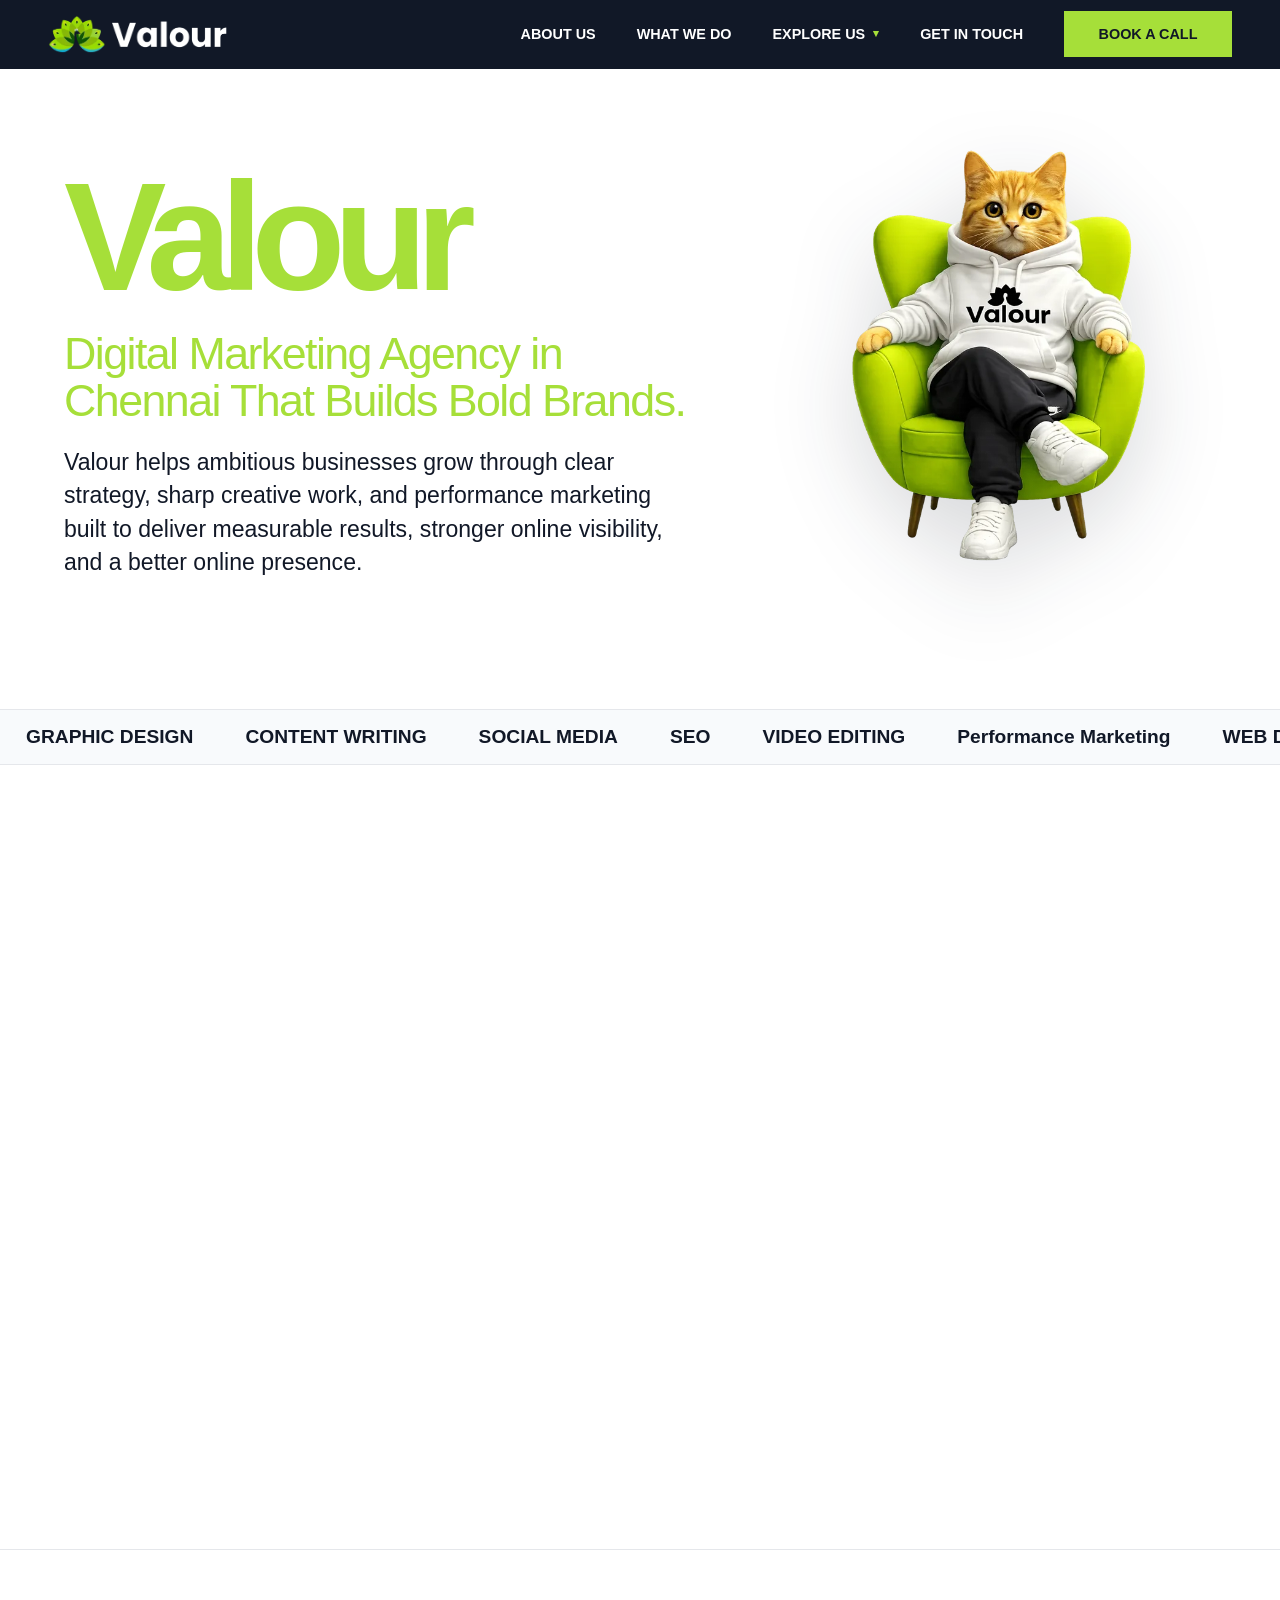
<file: index.html>
﻿<!DOCTYPE html>
<html lang="en">
<head>
  <meta charset="UTF-8">
  <meta name="viewport" content="width=device-width, initial-scale=1.0">
  <title>Valour Digital Agency Chennai | SEO, AEO & GEO Friendly Growth</title>
  <meta name="description" content="Valour Digital Agency helps Chennai brands grow with SEO-friendly websites, performance marketing, social media, content, video, and photography.">
  <meta name="keywords" content="digital marketing agency in Chennai, SEO company Chennai, SEO friendly website, AEO friendly website, GEO friendly website, web design Chennai, performance marketing Chennai, social media marketing Chennai, content writing Chennai, graphic design Chennai, video editing Chennai, photography Chennai, videography Chennai, local SEO Chennai, branding agency Chennai, website development Chennai, answer engine optimization, generative engine optimization">
  <meta name="robots" content="index, follow, max-image-preview:large, max-snippet:-1, max-video-preview:-1">
  <meta name="author" content="Valour Digital Agency">
  <meta name="referrer" content="strict-origin-when-cross-origin">
  <meta name="theme-color" content="#111827">
  <link rel="canonical" href="https://www.valourdigitalagency.com/">
  <link rel="icon" href="/assets/VALOUR%20LOGO/Valour-icon.png" type="image/png">
  <link rel="apple-touch-icon" href="/assets/VALOUR%20LOGO/Valour-icon.png">
  <link rel="manifest" href="/site.webmanifest">
  <link rel="alternate" type="text/plain" href="https://www.valourdigitalagency.com/llms.txt" title="Valour Digital Agency AI content guide">
  <link rel="preload" href="assets/VALOUR LOGO/valour-header-logo-tight-420.webp" as="image" type="image/webp">
  <link rel="preload" href="assets/CAT IMAGE/valour-cat-chair-500.webp" as="image" type="image/webp">
  <meta property="og:type" content="website">
  <meta property="og:title" content="Valour Digital Agency Chennai | SEO, AEO & GEO Friendly Growth">
  <meta property="og:description" content="Valour Digital Agency helps Chennai brands grow with SEO-friendly websites, performance marketing, social media, content, video, and photography.">
  <meta property="og:image" content="https://www.valourdigitalagency.com/assets/VALOUR%20LOGO/valour-og-image.webp">
  <meta property="og:image:alt" content="Valour Digital Agency logo">
  <meta property="og:image:width" content="1200">
  <meta property="og:image:height" content="630">
  <meta property="og:url" content="https://www.valourdigitalagency.com/">
  <meta property="og:site_name" content="Valour Digital Agency">
  <meta name="twitter:card" content="summary_large_image">
  <meta name="twitter:title" content="Valour Digital Agency Chennai | SEO, AEO & GEO Friendly Growth">
  <meta name="twitter:description" content="Valour Digital Agency helps Chennai brands grow with SEO-friendly websites, performance marketing, social media, content, video, and photography.">
  <meta name="twitter:image" content="https://www.valourdigitalagency.com/assets/VALOUR%20LOGO/valour-og-image.webp">
  <meta name="twitter:image:alt" content="Valour Digital Agency logo">
  <link rel="stylesheet" href="styles.min.css">
  <script type="application/ld+json">
    {
      "@context": "https://schema.org",
      "@type": "LocalBusiness",
      "name": "Valour Digital Agency",
      "url": "https://www.valourdigitalagency.com/",
      "logo": "https://www.valourdigitalagency.com/assets/VALOUR%20LOGO/Valour-logo.webp",
      "image": "https://www.valourdigitalagency.com/assets/VALOUR%20LOGO/valour-og-image.webp",
      "email": "valourdigitalagency@gmail.com",
      "telephone": "+91 86674 39645",
      "contactPoint": {
        "@type": "ContactPoint",
        "contactType": "customer service",
        "telephone": "+91 86674 39645",
        "email": "valourdigitalagency@gmail.com",
        "areaServed": "Chennai, India"
      },
      "areaServed": "Chennai, India",
      "description": "Valour Digital Agency helps Chennai brands grow with SEO-friendly websites, performance marketing, social media, content, video, and photography.",
      "knowsAbout": [
        "Digital marketing agency in Chennai",
        "SEO friendly website",
        "AEO friendly website",
        "GEO friendly website",
        "SEO",
        "Website design",
        "Social media marketing",
        "Performance marketing",
        "Content writing",
        "Graphic design",
        "Video editing",
        "Photography",
        "Videography",
        "Answer engine optimization",
        "Generative engine optimization"
      ],
      "address": {
        "@type": "PostalAddress",
        "addressCountry": "IN",
        "addressLocality": "Chennai",
        "addressRegion": "Tamil Nadu"
      },
      "sameAs": [
        "https://www.facebook.com/share/1DjDntTMdN/",
        "https://www.linkedin.com/company/valour-digitalagency/",
        "https://www.instagram.com/valour_digital_agency"
      ]
    }
  </script>
  <script type="application/ld+json">
    {
      "@context": "https://schema.org",
      "@type": "WebSite",
      "name": "Valour Digital Agency",
      "url": "https://www.valourdigitalagency.com/",
      "description": "SEO, web design, social media marketing, content, video, videography, photography, graphic design, and performance marketing for growth-focused brands.",
      "publisher": {
        "@type": "Organization",
        "name": "Valour Digital Agency",
        "logo": {
          "@type": "ImageObject",
          "url": "https://www.valourdigitalagency.com/assets/VALOUR%20LOGO/Valour-logo.webp"
        }
      }
    }
  </script>
  <script type="application/ld+json">
    {
      "@context": "https://schema.org",
      "@type": "FAQPage",
      "mainEntity": [
        {
          "@type": "Question",
          "name": "What does Valour Digital Agency do?",
          "acceptedAnswer": {
            "@type": "Answer",
            "text": "Valour Digital Agency is a Chennai digital marketing agency offering SEO, website design, social media marketing, performance marketing, content writing, graphic design, video editing, photography, and videography."
          }
        },
        {
          "@type": "Question",
          "name": "Where is Valour Digital Agency located?",
          "acceptedAnswer": {
            "@type": "Answer",
            "text": "Valour Digital Agency serves businesses from Chennai, India, with digital marketing, creative, and website services for brands that want stronger online visibility."
          }
        },
        {
          "@type": "Question",
          "name": "How does Valour improve online visibility?",
          "acceptedAnswer": {
            "@type": "Answer",
            "text": "Valour improves online visibility through technical SEO, keyword-focused content, responsive web design, social media planning, performance campaigns, creative assets, and clear conversion tracking."
          }
        },
        {
          "@type": "Question",
          "name": "Does Valour support AI search visibility?",
          "acceptedAnswer": {
            "@type": "Answer",
            "text": "Yes. Valour structures website content with clear answers, service pages, schema markup, metadata, internal links, and AI-readable guidance so search engines and AI answer tools can understand the business more easily."
          }
        },
        {
          "@type": "Question",
          "name": "Is Valour Digital Agency website SEO, AEO, and GEO friendly?",
          "acceptedAnswer": {
            "@type": "Answer",
            "text": "Yes. The Valour Digital Agency website is structured for SEO friendly visibility, AEO friendly answer discovery, and GEO friendly generative AI understanding with clear service pages, metadata, schema markup, internal links, location signals, and useful content."
          }
        }
      ]
    }
  </script>
   <!-- Google tag (gtag.js) -->
<script>
  const loadAnalytics = () => {
    const script = document.createElement("script");
    script.async = true;
    script.src = "https://www.googletagmanager.com/gtag/js?id=G-72M1WNJQYE";
    document.head.appendChild(script);

    window.dataLayer = window.dataLayer || [];
    window.gtag = function gtag() {
      window.dataLayer.push(arguments);
    };
    window.gtag("js", new Date());
    window.gtag("config", "G-72M1WNJQYE");
  };

  window.addEventListener("load", () => {
    if ("requestIdleCallback" in window) {
      window.requestIdleCallback(loadAnalytics, { timeout: 2000 });
      return;
    }

    window.setTimeout(loadAnalytics, 250);
  }, { once: true });
</script>
  <!-- Clarity tracking code for https://www.valourdigitalagency.com/ -->
<script type="text/javascript">
    (function(c,l,a,r,i,t,y){
        c[a]=c[a]||function(){(c[a].q=c[a].q||[]).push(arguments)};
        t=l.createElement(r);t.async=1;t.src="https://www.clarity.ms/tag/"+i;
        y=l.getElementsByTagName(r)[0];y.parentNode.insertBefore(t,y);
    })(window, document, "clarity", "script", "xfz7nw0dxr");
</script>
</head>
<body>
  <header class="site-header">
    <a class="brand" href="#top">
      <img src="assets/VALOUR LOGO/valour-header-logo-tight-420.webp" alt="Valour Digital Agency" class="brand-logo" width="420" height="87" decoding="async" fetchpriority="high">
    </a>
    <button class="menu-toggle" type="button" aria-label="Open menu" aria-expanded="false">
      <span></span>
      <span></span>
    </button>
    <nav class="site-nav" aria-label="Primary navigation">
      <a href="#about">ABOUT US</a>
      <a href="#services">WHAT WE DO</a>
      <div class="nav-dropdown">
        <button class="nav-dropdown-toggle" type="button" aria-expanded="false" aria-haspopup="true">
          EXPLORE US
        </button>
        <div class="nav-dropdown-menu" aria-label="Explore our services">
          <a href="seo-services/">SEO</a>
          <a href="web-design-services/">Website Design</a>
          <a href="social-media-marketing/">Social Media Marketing</a>
          <a href="google-ads-management/">Performance Marketing</a>
          <a href="content-writing-services/">Content Writing</a>
          <a href="graphic-design-services/">Graphic Design</a>
          <a href="video-editing-services/">Video Editing</a>
          <a href="photography-services/">Photography</a>
        </div>
      </div>
      <a href="#contact">GET IN TOUCH</a>
      <a class="nav-call" href="https://wa.me/918667439645?text=I%20want%20to%20book%20a%20call%20with%20Valour%20Digital%20Agency" target="_blank" rel="nofollow noopener noreferrer">BOOK A CALL</a>
    </nav>
  </header>

  <main id="top">
    <section class="hero hero-centered section-pad">
      <div class="hero-copy hero-brand reveal">
        <span class="hero-orb" aria-hidden="true"></span>
        <h1>Valour</h1>
        <h2>Digital Marketing Agency in Chennai That Builds Bold Brands.</h2>
        <p>Valour helps ambitious businesses grow through clear strategy, sharp creative work, and performance marketing built to deliver measurable results, stronger online visibility, and a better online presence.</p>
      </div>
      <div class="hero-panel hero-image-panel reveal" aria-label="Valour brand character">
        <img src="assets/CAT IMAGE/valour-cat-chair-500.webp" srcset="assets/CAT IMAGE/valour-cat-chair-500.webp 500w, assets/CAT IMAGE/valour-cat-chair-640.webp 640w" sizes="(max-width: 760px) 78vw, 420px" alt="Valour brand character sitting on a lime chair" width="500" height="750" decoding="async" fetchpriority="high">
      </div>
    </section>

    <section class="marquee" aria-label="Services">
      <div class="marquee-track">
        <span>GRAPHIC DESIGN</span>
        <span>CONTENT WRITING</span>
        <span>SOCIAL MEDIA</span>
        <span>SEO</span>
        <span>VIDEO EDITING</span>
        <span>Performance Marketing</span>
        <span>WEB DESIGN</span>
        <span>PHOTOGRAPHY</span>
        <span>GRAPHIC DESIGN</span>
        <span>CONTENT WRITING</span>
        <span>SOCIAL MEDIA</span>
        <span>SEO</span>
      </div>
    </section>

    <section class="stats section-pad">
      <article class="stat reveal">
        <strong data-count="10" data-suffix="+">0</strong>
        <span>BRANDS SUPPORTED</span>
      </article>
      <article class="stat reveal">
        <strong data-count="100" data-suffix="%">0</strong>
        <span>GROWTH FOCUS</span>
      </article>
      <article class="stat reveal">
        <strong data-count="200" data-suffix="+">0</strong>
        <span>CREATIVES DELIVERED</span>
      </article>
      <article class="stat reveal">
        <strong data-count="300" data-suffix="+">0</strong>
        <span>CAMPAIGN ACTIONS</span>
      </article>
    </section>

    <section class="about section-pad" id="about">
      <div class="section-title reveal">
        <p>ABOUT US</p>
        <h3><span>Engineered</span><span>For Impact.</span></h3>
      </div>
      <div class="about-text reveal">
        <p>Valour was built to help businesses grow in a fast-changing digital world with strategy, creativity, and performance-driven execution working together.</p>
        <p>We understand each client's goals, audience, and market before crafting tailored digital solutions that are clear, scalable, and focused on real business outcomes.</p>
      </div>
    </section>

    <section class="growth-partners section-pad" aria-label="Growth partners">
      <h3 class="growth-title reveal">We Are <span>Growth Partners</span> That Drive Results</h3>
      <div class="growth-layout">
        <div class="growth-list growth-list-left reveal">
          <article>
            <h3>Performance Marketing With A Data-driven Approach</h3>
            <p>Brand research, creative direction, and campaign planning shaped around measurable outcomes.</p>
          </article>
          <article>
            <h3>Organic Traffic Growth</h3>
            <p>Search visibility built through clean technical foundations, useful content, and consistent optimization.</p>
          </article>
          <article>
            <h3>Tech To Scale And Automate</h3>
            <p>Simple, scalable systems that help campaigns launch faster, run cleaner, and improve over time.</p>
          </article>
        </div>

        <div class="growth-orbit reveal" aria-hidden="true">
          <div class="growth-core">
            <img class="growth-mascot" src="assets/CAT IMAGE/valour-mascot-green-aligned-520.webp" srcset="assets/CAT IMAGE/valour-mascot-green-aligned-520.webp 520w, assets/CAT IMAGE/valour-mascot-green-aligned-900.webp 900w" sizes="(max-width: 760px) 72vw, 440px" alt="Valour mascot standing inside a dark circle" width="520" height="688" loading="lazy" decoding="async">
          </div>
        </div>

        <div class="growth-list growth-list-right reveal">
          <article>
            <h3>Seo, Web Design And Performance Partners</h3>
            <p>Websites, SEO, and campaigns aligned around clarity, conversion, and long-term growth.</p>
          </article>
          <article>
            <h3>Expert Creative And Digital Team</h3>
            <p>Strategy, content, design, ads, video, photography, and optimization handled under one roof.</p>
          </article>
          <article>
            <h3>Hyper-scale Strategies For Your Brand</h3>
            <p>Growth plans shaped around your goals, audience behavior, and market opportunities.</p>
          </article>
        </div>
      </div>
    </section>

    <section class="clients">
      <div class="results-head reveal">
        <p>CLIENTS</p>
        <h3>We Work With</h3>
      </div>

      <div class="logo-grid">
        <div class="logo-box"><img src="assets/CLIENT LOGO/geo india1-web.webp" alt="Geo India Foundation logo" width="341" height="220" loading="lazy" decoding="async"></div>
        <div class="logo-box"><img src="assets/CLIENT LOGO/aura harks-web.webp" alt="Aura Harks Technology logo" width="360" height="93" loading="lazy" decoding="async"></div>
        <div class="logo-box"><img src="assets/CLIENT LOGO/anand home-web.webp" alt="Anand Homes logo" width="302" height="220" loading="lazy" decoding="async"></div>
        <div class="logo-box"><img src="assets/CLIENT LOGO/madras magic-web.webp" alt="Madras Magic Indian Cuisine logo" width="360" height="98" loading="lazy" decoding="async"></div>
        <div class="logo-box"><img src="assets/CLIENT LOGO/aa elite-web.webp" alt="AA Elite Space Events logo" width="360" height="215" loading="lazy" decoding="async"></div>
        <div class="logo-box"><img src="assets/CLIENT LOGO/anuj homes-web.webp" alt="Anuj Homes logo" width="303" height="220" loading="lazy" decoding="async"></div>
        <div class="logo-box"><img src="assets/CLIENT LOGO/bikers brew-web.webp" alt="Bikers Brew Cafe logo" width="294" height="220" loading="lazy" decoding="async"></div>
        <div class="logo-box"><img src="assets/CLIENT LOGO/narnia-web.webp" alt="Narnia logo" width="360" height="129" loading="lazy" decoding="async"></div>
        <div class="logo-box"><img src="assets/CLIENT LOGO/six meadows-web.webp" alt="Six Meadows logo" width="265" height="220" loading="lazy" decoding="async"></div>
        <div class="logo-box"><img src="assets/CLIENT LOGO/glovibes-web.webp" alt="Glovibes logo" width="360" height="168" loading="lazy" decoding="async"></div>
     </div>
    </section>

    <section class="services section-pad" id="services">
      <div class="section-title reveal">
        <p>WHAT WE DO</p>
        <h3>Services That Deliver.</h3>
      </div>
      <p class="service-intro reveal">We deliver focused digital services for brands that want stronger visibility, better creative, and more qualified enquiries. From websites and SEO to graphic design, social media, content, video, photography, and performance marketing, every service is built to support growth.</p>

      <div class="service-grid">
        <article class="service-card reveal">
          <span>01</span>
          <small>VISUAL IDENTITY</small>
          <h3>Graphic Design</h3>
          <p>Logos, brand systems, campaign creatives, and marketing visuals designed with clarity, consistency, and purpose.</p>
        </article>
        <article class="service-card reveal">
          <span>02</span>
          <small>STORYTELLING</small>
          <h3>Content Writing</h3>
          <p>SEO-friendly blogs, website copy, scripts, captions, and ad copy written to inform, engage, and convert.</p>
        </article>
        <article class="service-card reveal">
          <span>03</span>
          <small>COMMUNITY GROWTH</small>
          <h3>Social Media</h3>
          <p>Platform strategy, content calendars, creatives, captions, and account management that keep your brand active and consistent.</p>
        </article>
        <article class="service-card reveal">
          <span>04</span>
          <small>SEARCH DOMINATION</small>
          <h3>SEO</h3>
          <p>Keyword research, technical fixes, on-page optimization, and content improvements that strengthen search visibility.</p>
        </article>
        <article class="service-card reveal">
          <span>05</span>
          <small>MOTION & FILM</small>
          <h3>Video Editing</h3>
          <p>Reels, brand videos, explainers, and ad edits crafted to tell your story clearly and keep attention.</p>
        </article>
        <article class="service-card reveal">
          <span>06</span>
          <small>PAID MEDIA</small>
          <h3>Performance Marketing</h3>
          <p>Performance campaigns planned, launched, and optimized for leads, conversions, and better return on spend.</p>
        </article>
        <article class="service-card reveal">
          <span>07</span>
          <small>DIGITAL PRESENCE</small>
          <h3>Web Design</h3>
          <p>Responsive websites and landing pages built around clean design, fast performance, and smooth user journeys.</p>
        </article>
        <article class="service-card reveal">
          <span>08</span>
          <small>VIRTUAL STORIES</small>
          <h3>Photography</h3>
          <p>Product, brand, event, and campaign photography captured with clean composition and strong visual direction.</p>
        </article>
      </div>
    </section>

    <section class="method section-pad">
      <div class="section-title reveal">
        <p>HOW WE WORK</p>
        <h3>The Valour Method.</h3>
      </div>
      <div class="method-list">
        <article class="method-item reveal">
          <span>01</span>
          <h3>Discover</h3>
          <p>We study your brand, audience, competitors, and current digital presence to find the strongest growth opportunities.</p>
        </article>
        <article class="method-item reveal">
          <span>02</span>
          <h3>Strategize</h3>
          <p>We create a practical roadmap with the right channels, content, campaigns, and timelines for your goals.</p>
        </article>
        <article class="method-item reveal">
          <span>03</span>
          <h3>Create</h3>
          <p>We design, write, shoot, edit, and build assets that feel on-brand and ready for real-world campaigns.</p>
        </article>
        <article class="method-item reveal">
          <span>04</span>
          <h3>Launch</h3>
          <p>We launch across the right platforms with clean setup, tracking, testing, and performance monitoring.</p>
        </article>
        <article class="method-item reveal">
          <span>05</span>
          <h3>Scale</h3>
          <p>We improve what works, refine what needs attention, and scale campaigns with steady performance learning.</p>
        </article>
      </div>
    </section>

    <section class="packages section-pad" id="packages">
      <div class="section-title reveal">
        <p>PACKAGES</p>
        <h3>Social Media Growth Plans.</h3>
      </div>
      <div class="package-cards reveal">
        <article class="package-card">
          <h3>Basic  Package</h3>
          <strong>&#8377;30,000</strong>
          <ul>
            <li><span>Reels</span><b>7</b></li>
            <li><span>Posters</span><b>25</b></li>
            <li><span>Instagram Management</span></li>
            <li><span>Monthly Shooting</span></li>
          </ul>
          <a href="https://wa.me/918667439645?text=I%20need%20to%20get%20the%20detail%20of%20this%20Basic %20Package" target="_blank" rel="nofollow noopener noreferrer">Get Started</a>
        </article>

        <article class="package-card package-card-featured">
          <em>Best Seller</em>
          <h3>Standard  Package</h3>
          <strong>&#8377;40,000</strong>
          <ul>
            <li><span>Reels</span><b>10</b></li>
            <li><span>Posters</span><b>30</b></li>
            <li><span>Instagram Management</span></li>
            <li><span>Facebook Management</span></li>
            <li><span>Professional Photoshoot</span></li>
            <li><span>Monthly Shooting</span></li>
          </ul>
          <a href="https://wa.me/918667439645?text=I%20need%20to%20get%20the%20detail%20of%20this%20Standard %20Package" target="_blank" rel="nofollow noopener noreferrer">Get Started</a>
        </article>

        <article class="package-card">
          <h3>Premium Package</h3>
          <strong>&#8377;45,000</strong>
          <ul>
            <li><span>Reels</span><b>25</b></li>
            <li><span>Posters</span><b>35</b></li>
            <li><span>Instagram Management</span></li>
            <li><span>Facebook Management</span></li>
            <li><span>LinkedIn Management</span></li>
            <li><span>Professional Photoshoot</span></li>
            <li><span>Monthly Shooting</span></li>
          </ul>
          <a href="https://wa.me/918667439645?text=I%20need%20to%20get%20the%20detail%20of%20this%20Platinum%20Package" target="_blank" rel="nofollow noopener noreferrer">Get Started</a>
        </article>
      </div>

      <div class="website-offer reveal">
        <p class="website-offer-tag">Website</p>
        <div class="website-offer-copy">
          <h3>Website Starting From &#8377;999</h3>
        </div>
        <a href="https://wa.me/918667439645?text=I%20need%20to%20get%20the%20detail%20of%20Website%20Starting%20From%20%E2%82%B9999" target="_blank" rel="nofollow noopener noreferrer">Get Website Details</a>
      </div>
    </section>


    <section class="contact section-pad" id="contact">
      <div class="contact-head reveal">
        <p>GET IN TOUCH</p>
        <h3>Ready To Build Something Legendary?</h3>
        <span>Let us build a digital presence your audience remembers, trusts, and takes action on.</span>
      </div>
    </section>
  </main>

  <footer class="footer section-pad">
    <div class="footer-grid">
      <div class="footer-brand">
        <img src="assets/VALOUR LOGO/Valour-logo.webp" alt="Valour Digital Agency" class="footer-logo" width="190" height="172" loading="lazy" decoding="async">
        <p>We help businesses scale with data-driven digital marketing strategies that deliver measurable results.</p>
        <div class="socials">
          <a href="https://www.facebook.com/share/1DjDntTMdN/" target="_blank" rel="nofollow noopener noreferrer" aria-label="Valour Digital Agency on Facebook">
            <svg viewBox="0 0 24 24" aria-hidden="true"><path d="M14 8.25h2.45V4.18c-.42-.06-1.86-.18-3.54-.18-3.5 0-5.9 2.08-5.9 5.9v3.33H3.05v4.55h3.96V24h4.86v-6.22h3.8l.6-4.55h-4.4V10.35c0-1.32.38-2.1 2.13-2.1Z"/></svg>
          </a>
          <a href="https://www.linkedin.com/company/valour-digitalagency/" target="_blank" rel="nofollow noopener noreferrer" aria-label="Valour Digital Agency on LinkedIn">
            <svg viewBox="0 0 24 24" aria-hidden="true"><path d="M5.37 24H.4V7.98h4.97V24ZM2.88 5.79A2.89 2.89 0 1 1 2.88 0a2.89 2.89 0 0 1 0 5.79ZM24 24h-4.96v-7.8c0-1.86-.04-4.25-2.59-4.25-2.59 0-2.99 2.02-2.99 4.11V24H8.5V7.98h4.76v2.19h.07c.66-1.25 2.28-2.58 4.7-2.58 5.02 0 5.97 3.31 5.97 7.61V24Z"/></svg>
          </a>
          <a href="https://www.instagram.com/valour_digital_agency" target="_blank" rel="nofollow noopener noreferrer" aria-label="Valour Digital Agency on Instagram">
            <svg viewBox="0 0 24 24" aria-hidden="true"><path d="M12 2.16c3.2 0 3.58.01 4.85.07 1.17.05 1.8.25 2.22.41.56.22.96.48 1.38.9.42.42.68.82.9 1.38.16.42.36 1.05.41 2.22.06 1.27.07 1.65.07 4.85s-.01 3.58-.07 4.85c-.05 1.17-.25 1.8-.41 2.22a3.7 3.7 0 0 1-.9 1.38 3.7 3.7 0 0 1-1.38.9c-.42.16-1.05.36-2.22.41-1.27.06-1.65.07-4.85.07s-3.58-.01-4.85-.07c-1.17-.05-1.8-.25-2.22-.41a3.7 3.7 0 0 1-1.38-.9 3.7 3.7 0 0 1-.9-1.38c-.16-.42-.36-1.05-.41-2.22-.06-1.27-.07-1.65-.07-4.85s.01-3.58.07-4.85c.05-1.17.25-1.8.41-2.22.22-.56.48-.96.9-1.38.42-.42.82-.68 1.38-.9.42-.16 1.05-.36 2.22-.41 1.27-.06 1.65-.07 4.85-.07ZM12 0C8.74 0 8.33.01 7.05.07 5.77.13 4.9.33 4.14.63c-.79.31-1.46.72-2.13 1.39A5.88 5.88 0 0 0 .63 4.14C.33 4.9.13 5.77.07 7.05.01 8.33 0 8.74 0 12s.01 3.67.07 4.95c.06 1.28.26 2.15.56 2.91.31.79.72 1.46 1.39 2.13.67.67 1.34 1.08 2.13 1.39.76.3 1.63.5 2.91.56 1.28.06 1.69.07 4.95.07s3.67-.01 4.95-.07c1.28-.06 2.15-.26 2.91-.56.79-.31 1.46-.72 2.13-1.39.67-.67 1.08-1.34 1.39-2.13.3-.76.5-1.63.56-2.91.06-1.28.07-1.69.07-4.95s-.01-3.67-.07-4.95c-.06-1.28-.26-2.15-.56-2.91a5.88 5.88 0 0 0-1.39-2.13A5.88 5.88 0 0 0 19.86.63c-.76-.3-1.63-.5-2.91-.56C15.67.01 15.26 0 12 0Zm0 5.84a6.16 6.16 0 1 0 0 12.32 6.16 6.16 0 0 0 0-12.32ZM12 16a4 4 0 1 1 0-8.01 4 4 0 0 1 0 8.01Zm6.4-11.85a1.44 1.44 0 1 0 0 2.88 1.44 1.44 0 0 0 0-2.88Z"/></svg>
          </a>
          <a href="https://wa.me/918667439645" target="_blank" rel="nofollow noopener noreferrer" aria-label="Valour Digital Agency on WhatsApp">
            <svg viewBox="0 0 24 24" aria-hidden="true"><path d="M20.52 3.48A11.8 11.8 0 0 0 12.1 0C5.55 0 .22 5.32.22 11.87c0 2.09.55 4.14 1.59 5.94L.12 24l6.34-1.66a11.9 11.9 0 0 0 5.64 1.43h.01c6.55 0 11.88-5.32 11.88-11.87 0-3.18-1.24-6.16-3.47-8.42Zm-8.41 18.28h-.01a9.86 9.86 0 0 1-5.02-1.37l-.36-.21-3.76.99 1-3.66-.24-.38a9.84 9.84 0 0 1-1.51-5.25C2.21 6.43 6.65 2 12.1 2a9.82 9.82 0 0 1 6.99 2.9 9.8 9.8 0 0 1 2.9 7c0 5.44-4.43 9.86-9.88 9.86Zm5.42-7.38c-.3-.15-1.76-.87-2.03-.97-.27-.1-.47-.15-.67.15-.2.3-.77.97-.94 1.17-.17.2-.35.22-.64.07-.3-.15-1.25-.46-2.38-1.47-.88-.78-1.47-1.75-1.64-2.04-.17-.3-.02-.46.13-.61.13-.13.3-.35.45-.52.15-.17.2-.3.3-.5.1-.2.05-.37-.03-.52-.07-.15-.67-1.62-.92-2.22-.24-.58-.49-.5-.67-.51h-.57c-.2 0-.52.07-.79.37-.27.3-1.04 1.02-1.04 2.48s1.07 2.87 1.22 3.07c.15.2 2.1 3.2 5.08 4.49.71.31 1.26.49 1.69.63.71.23 1.36.2 1.88.12.57-.09 1.76-.72 2.01-1.42.25-.7.25-1.3.17-1.42-.07-.13-.27-.2-.57-.35Z"/></svg>
          </a>
        </div>
      </div>

      <div class="footer-col">
        <h3>Quick Links</h3>
        <a href="#top">Home</a>
        <a href="#about">About Us</a>
        <a href="#contact">Contact</a>
        <a href="#services">Services</a>
      </div>

                              <div class="footer-col">
        <h3>Our Services</h3>
        <a href="seo-services/">SEO</a>
          <a href="web-design-services/">Website Design</a>
        <a href="social-media-marketing/">Social Media Marketing</a>
        <a href="google-ads-management/">Performance Marketing</a>
        <a href="content-writing-services/">Content Writing</a>
        <a href="graphic-design-services/">Graphic Design</a>
        <a href="video-editing-services/">Video Editing</a>
        <a href="photography-services/">Photography</a>
      </div>
      <div class="footer-col footer-contact">
        <h3>Contact Info</h3>
        <a href="tel:+918667439645"><span>Phone</span><strong>+91 86674 39645</strong></a>
        <a href="mailto:valourdigitalagency@gmail.com"><span>Email</span><strong>valourdigitalagency@gmail.com</strong></a>
        <p><span>Place</span><strong>Chennai, India</strong></p>
        <a href="https://www.instagram.com/valour_digital_agency" target="_blank" rel="nofollow noopener noreferrer"><span>Instagram</span><strong>@valour_digital_agency</strong></a>
        <a href="https://www.facebook.com/share/1DjDntTMdN/" target="_blank" rel="nofollow noopener noreferrer"><span>Facebook</span><strong>Valour Digital Agency</strong></a>
        <a href="https://www.linkedin.com/company/valour-digitalagency/" target="_blank" rel="nofollow noopener noreferrer"><span>LinkedIn</span><strong>Valour Digital Agency</strong></a>
      </div>
    </div>
    <div class="footer-bottom">
      <p>&copy; 2026 VALOUR DIGITAL AGENCY - All Rights Reserved.</p>
      <div>
        <a href="#top">Privacy Policy</a>
        <a href="#top">Terms of Service</a>
        <a href="#top">Cookie Policy</a>
        <a class="back-to-top" href="#top" aria-label="Back to top">&uarr;</a>
      </div>
    </div>
  </footer>

  <script src="script.min.js" defer></script>
</body>
</html>
</file>
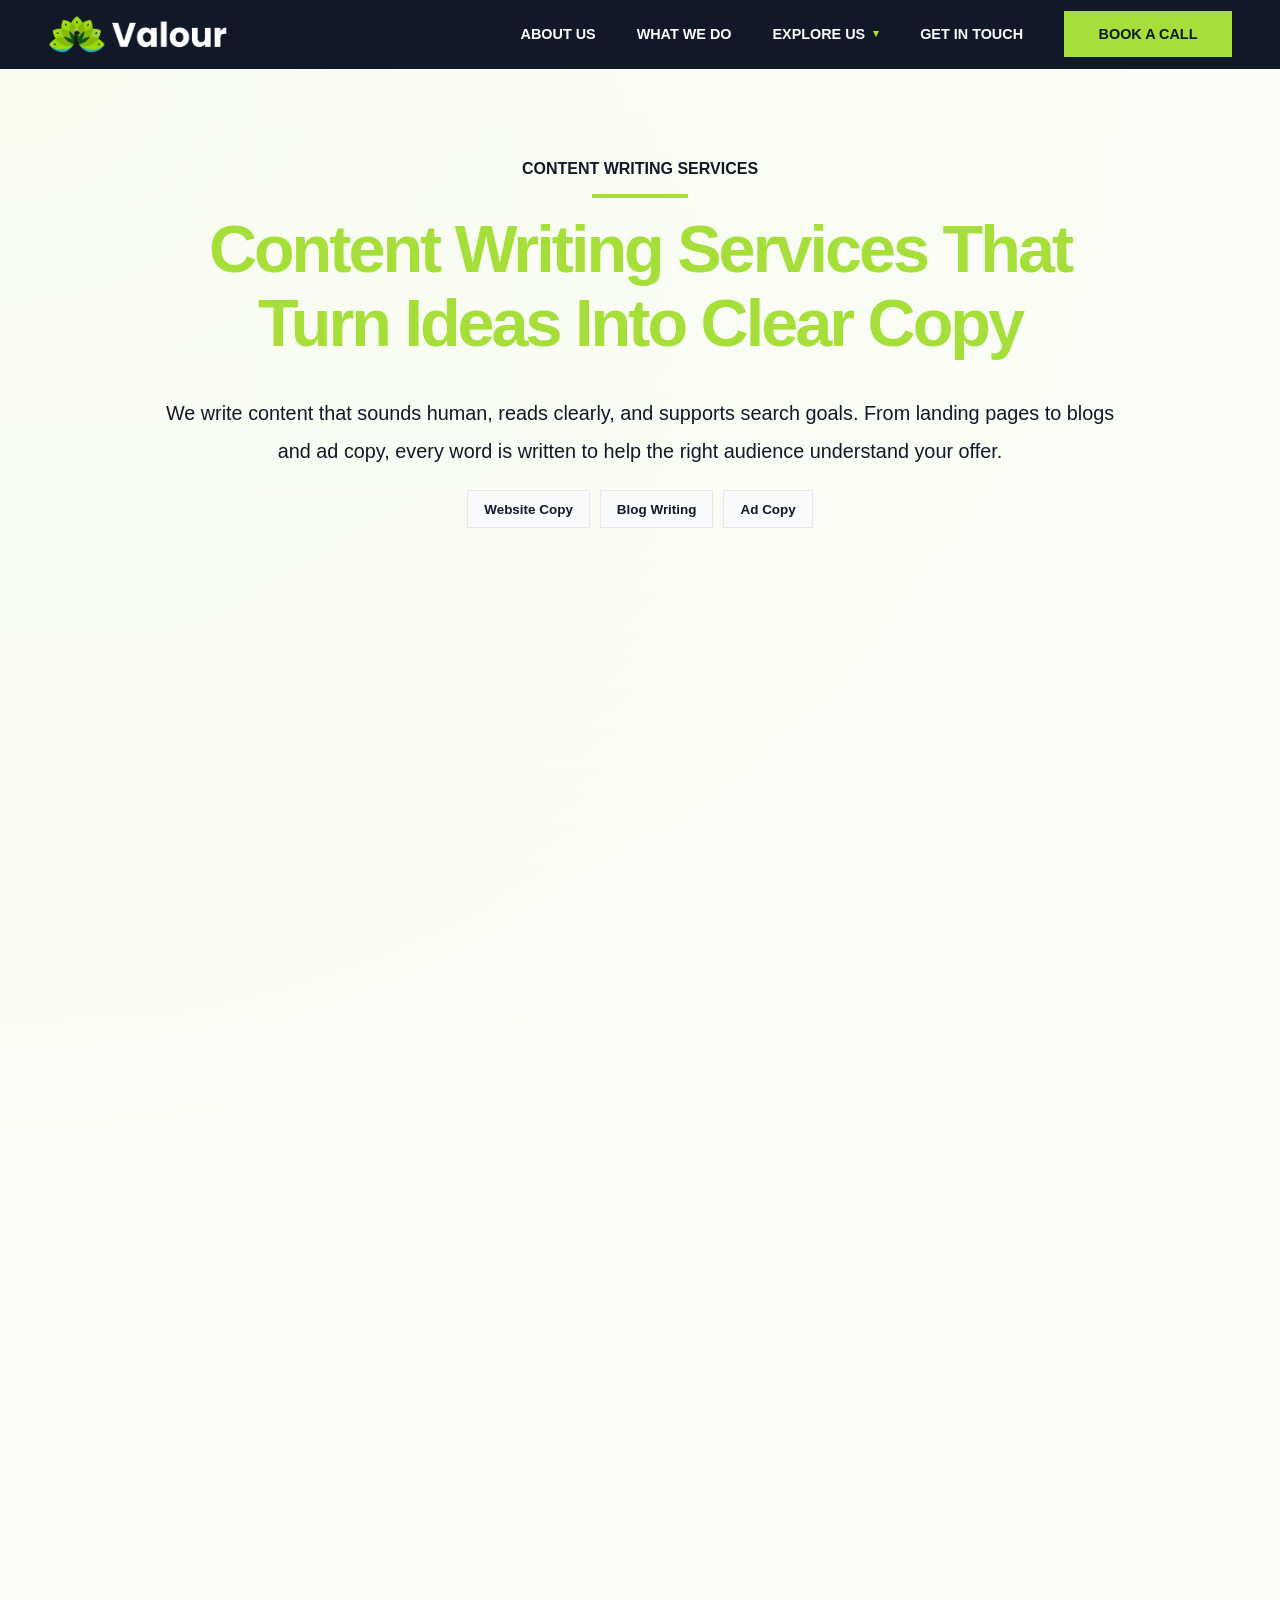
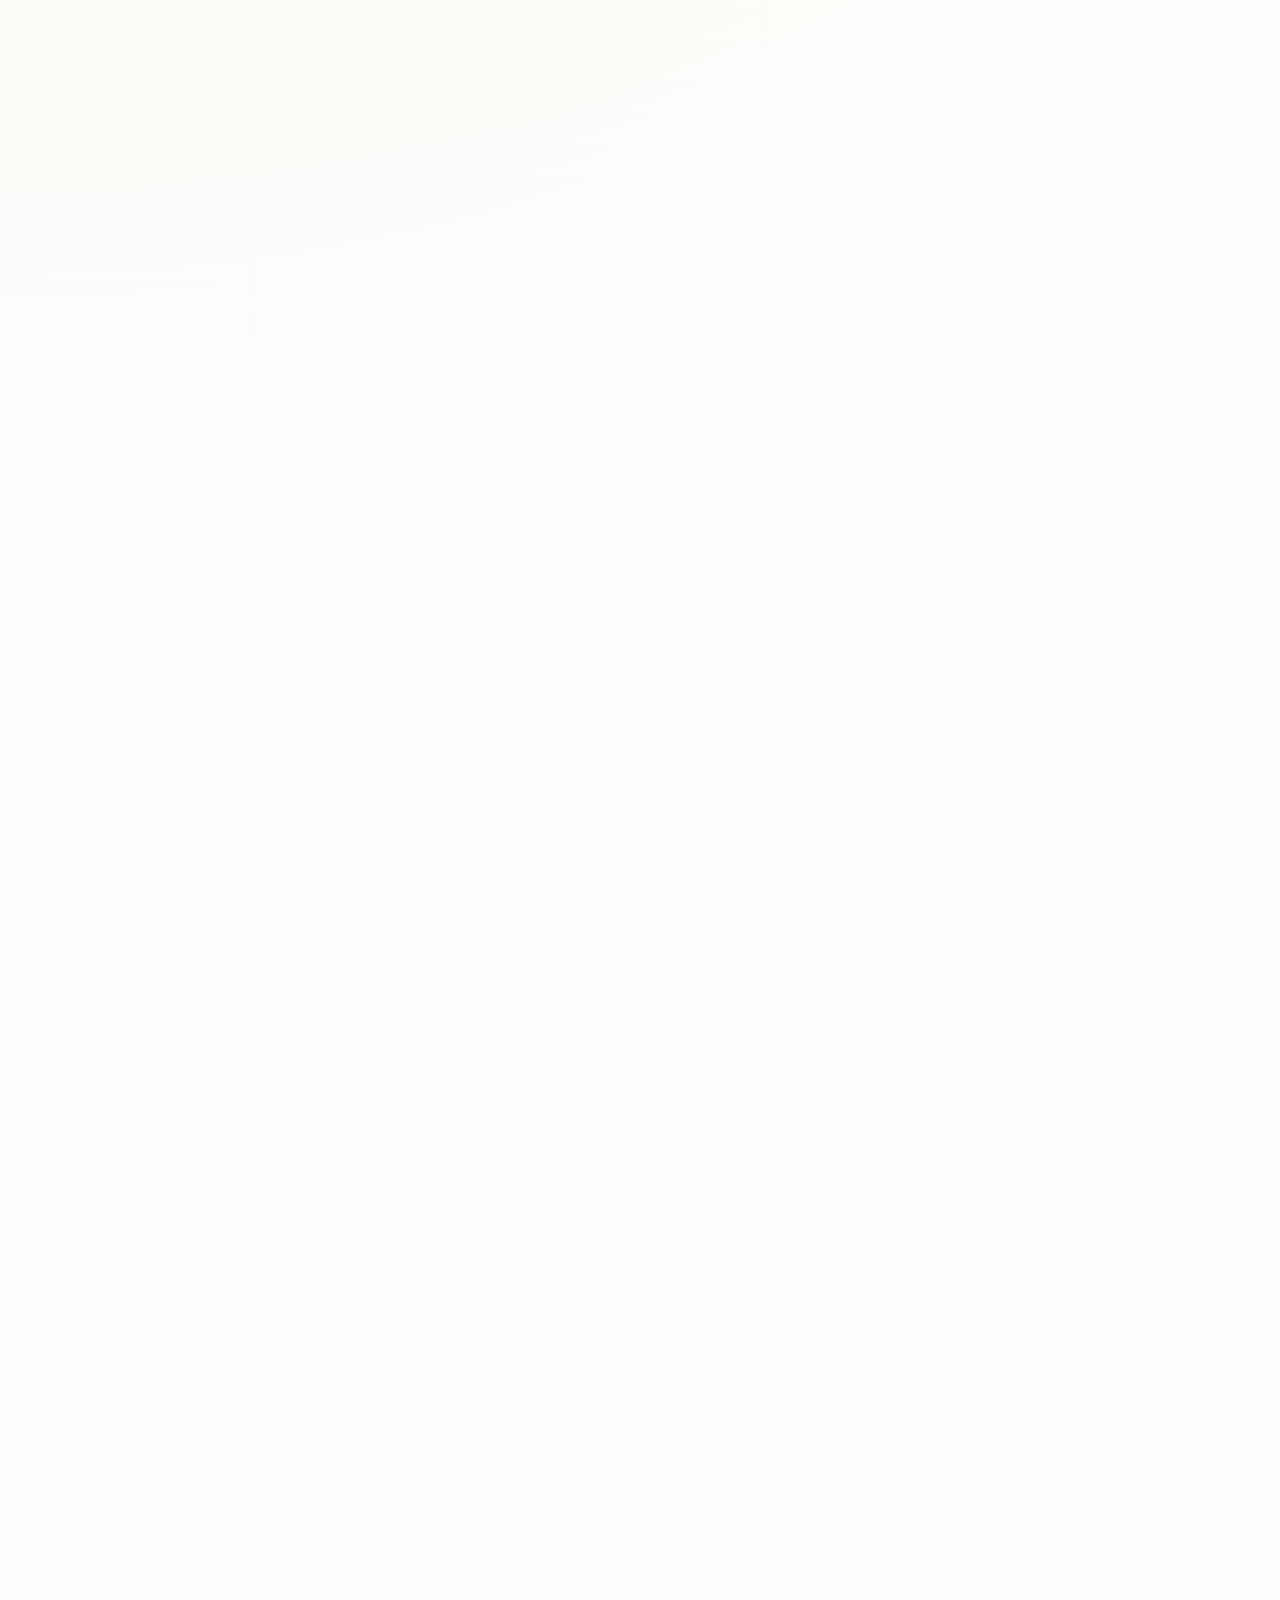
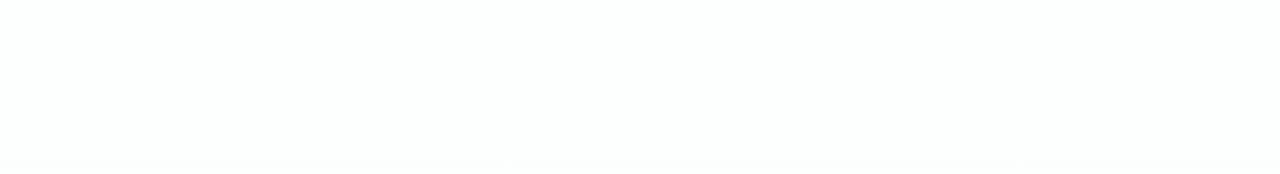
<file: content-writing-services/index.html>
﻿<!DOCTYPE html>
<html lang="en">
<head>
  <meta charset="UTF-8">
  <meta name="viewport" content="width=device-width, initial-scale=1.0">
  <title>Content Writing in Chennai | Valour Digital Agency</title>
  <meta name="description" content="Content writing in Chennai from Valour Digital Agency for SEO copy, landing pages, blogs, captions, scripts, FAQs, and ads.">
  <meta name="keywords" content="content writing services in Chennai, content writing agency Chennai, website copywriting, blog writing Chennai, ad copy, SEO content writing, caption writing, script writing, content marketing Chennai, FAQ writing, landing page copywriting">
  <meta name="robots" content="index, follow, max-image-preview:large, max-snippet:-1, max-video-preview:-1">
  <meta name="author" content="Valour Digital Agency">
  <meta name="referrer" content="strict-origin-when-cross-origin">
  <meta name="theme-color" content="#111827">
  <link rel="canonical" href="https://www.valourdigitalagency.com/content-writing-services/">
  <link rel="icon" href="/assets/VALOUR%20LOGO/Valour-icon.png" type="image/png">
  <link rel="apple-touch-icon" href="/assets/VALOUR%20LOGO/Valour-icon.png">
  <link rel="manifest" href="/site.webmanifest">
  <link rel="alternate" type="text/plain" href="https://www.valourdigitalagency.com/llms.txt" title="Valour Digital Agency AI content guide">
  <link rel="stylesheet" href="../styles.min.css">
  <meta property="og:type" content="website">
  <meta property="og:title" content="Content Writing in Chennai | Valour Digital Agency">
  <meta property="og:description" content="Content writing in Chennai from Valour Digital Agency for SEO copy, landing pages, blogs, captions, scripts, FAQs, and ads.">
  <meta property="og:url" content="https://www.valourdigitalagency.com/content-writing-services/">
  <meta property="og:image" content="https://www.valourdigitalagency.com/assets/VALOUR%20LOGO/valour-og-image.webp">
  <meta name="twitter:card" content="summary_large_image">
  <meta name="twitter:title" content="Content Writing in Chennai | Valour Digital Agency">
  <meta name="twitter:description" content="Content writing in Chennai from Valour Digital Agency for SEO copy, landing pages, blogs, captions, scripts, FAQs, and ads.">
  <meta name="twitter:image" content="https://www.valourdigitalagency.com/assets/VALOUR%20LOGO/valour-og-image.webp">
    <script type="application/ld+json">
  {
    "@context": "https://schema.org",
    "@type": "Service",
    "name": "Content Writing Services for SEO-Friendly Copy",
    "serviceType": "Content Writing Services",
    "url": "https://www.valourdigitalagency.com/content-writing-services/",
    "provider": {
      "@type": "Organization",
      "name": "Valour Digital Agency",
      "url": "https://www.valourdigitalagency.com/",
      "logo": "https://www.valourdigitalagency.com/assets/VALOUR%20LOGO/Valour-logo.webp",
      "contactPoint": {
        "@type": "ContactPoint",
        "contactType": "customer service",
        "telephone": "+91 86674 39645",
        "email": "valourdigitalagency@gmail.com"
      }
    },
    "areaServed": {
      "@type": "City",
      "name": "Chennai"
    },
    "description": "Content writing services in Chennai from Valour Digital Agency for website copy, blogs, landing pages, captions, and marketing content."
  }
  </script>

<!-- Clarity tracking code for https://www.valourdigitalagency.com/ -->
<script type="text/javascript">
    (function(c,l,a,r,i,t,y){
        c[a]=c[a]||function(){(c[a].q=c[a].q||[]).push(arguments)};
        t=l.createElement(r);t.async=1;t.src="https://www.clarity.ms/tag/"+i;
        y=l.getElementsByTagName(r)[0];y.parentNode.insertBefore(t,y);
    })(window, document, "clarity", "script", "xfz7nw0dxr");
</script>
</head>
<body class="service-page">
  <header class="site-header">
    <a class="brand" href="../#top">
      <img src="../assets/VALOUR LOGO/valour-header-logo-tight-420.webp" alt="Valour Digital Agency" class="brand-logo" width="420" height="87" decoding="async" fetchpriority="high">
    </a>
    <button class="menu-toggle" type="button" aria-label="Open menu" aria-expanded="false">
      <span></span>
      <span></span>
    </button>
    <nav class="site-nav" aria-label="Primary navigation">
      <a href="../#about">ABOUT US</a>
      <a href="../#services">WHAT WE DO</a>
      <div class="nav-dropdown">
        <button class="nav-dropdown-toggle" type="button" aria-expanded="false" aria-haspopup="true">
          EXPLORE US
        </button>
        <div class="nav-dropdown-menu" aria-label="Explore our services">
          <a href="../seo-services/">SEO</a>
          <a href="../web-design-services/">Website Design</a>
          <a href="../social-media-marketing/">Social Media Marketing</a>
          <a href="../google-ads-management/">Performance Marketing</a>
          <a href="../content-writing-services/">Content Writing</a>
          <a href="../graphic-design-services/">Graphic Design</a>
          <a href="../video-editing-services/">Video Editing</a>
          <a href="../photography-services/">Photography</a>
        </div>
      </div>
      <a href="../#contact">GET IN TOUCH</a>
      <a class="nav-call" href="https://wa.me/918667439645?text=I%20want%20to%20book%20a%20call%20with%20Valour%20Digital%20Agency" target="_blank" rel="nofollow noopener noreferrer">BOOK A CALL</a>
    </nav>
  </header>

  <main>
    <section class="service-hero section-pad">
      <div class="service-hero-grid service-hero-grid-centered">
        <div class="service-hero-copy service-hero-copy-centered reveal">
          <p class="kicker">CONTENT WRITING SERVICES</p>
          <h1>Content Writing Services That Turn Ideas Into Clear Copy</h1>
          <p>We write content that sounds human, reads clearly, and supports search goals. From landing pages to blogs and ad copy, every word is written to help the right audience understand your offer.</p>
          <div class="service-badges service-badges-centered">
            <span>Website Copy</span>
          <span>Blog Writing</span>
          <span>Ad Copy</span>
          </div>
        </div>
      </div>
    </section>

    <section class="about section-pad" id="about">
      <div class="section-title reveal">
        <p>OVERVIEW</p>
        <h2><span>Why this service matters</span></h2>
      </div>
      <div class="about-text reveal">
        <p>Good content gives people a reason to trust your brand. It should explain the offer, answer questions early, and make the next action easy to take.</p>
        <p>We write in a way that is easy to read, useful for search, and aligned with your brand voice.</p>
      </div>
    </section>

    <section class="service-section">
      <div class="section-title reveal">
        <p>BENEFITS</p>
        <h3>What you get</h3>
      </div>
      <div class="benefit-grid">
        <article class="benefit-card">
          <h3>Clear messaging</h3>
          <p>Copy that explains what you do without sounding crowded or vague.</p>
        </article>        <article class="benefit-card">
          <h3>SEO support</h3>
          <p>Content built to help pages rank for relevant keywords and search intent.</p>
        </article>        <article class="benefit-card">
          <h3>Better conversions</h3>
          <p>Stronger words can guide people toward a call, message, or form fill.</p>
        </article>
      </div>
    </section>

    <section class="method section-pad">
      <div class="section-title reveal">
        <p>WHAT WE WILL DO</p>
        <h3>What we do for your brand</h3>
      </div>
      <div class="method-list">
        <article class="method-item reveal">
          <span>01</span>
          <h3>Brief</h3>
          <p>We review your goals, audience, and subject matter.</p>
        </article>
        <article class="method-item reveal">
          <span>02</span>
          <h3>Outline</h3>
          <p>We plan the structure, headings, and keyword focus.</p>
        </article>
        <article class="method-item reveal">
          <span>03</span>
          <h3>Write</h3>
          <p>We create the copy and refine the tone for your brand.</p>
        </article>
        <article class="method-item reveal">
          <span>04</span>
          <h3>Polish</h3>
          <p>We review clarity, flow, and search alignment before delivery.</p>
        </article>
      </div>
    </section>

    <section class="contact section-pad">
      <div class="contact-head reveal">
        <p>READY TO START?</p>
        <h3>Need clear content that sounds like your brand?</h3>
        <span>We can help you say the right thing in the right way.</span>
      </div>
    </section>
  </main>

  <footer class="footer section-pad">
    <div class="footer-grid">
      <div class="footer-brand">
        <img src="../assets/VALOUR LOGO/Valour-logo.webp" alt="Valour Digital Agency" class="footer-logo" width="190" height="172" loading="lazy" decoding="async">
        <p>We help businesses scale with data-driven digital marketing strategies that deliver measurable results.</p>
        <div class="socials">
          <a href="https://www.facebook.com/share/1DjDntTMdN/" target="_blank" rel="nofollow noopener noreferrer" aria-label="Valour Digital Agency on Facebook"><svg viewBox="0 0 24 24" aria-hidden="true"><path d="M14 8.25h2.45V4.18c-.42-.06-1.86-.18-3.54-.18-3.5 0-5.9 2.08-5.9 5.9v3.33H3.05v4.55h3.96V24h4.86v-6.22h3.8l.6-4.55h-4.4V10.35c0-1.32.38-2.1 2.13-2.1Z"/></svg></a>
          <a href="https://www.linkedin.com/company/valour-digitalagency/" target="_blank" rel="nofollow noopener noreferrer" aria-label="Valour Digital Agency on LinkedIn"><svg viewBox="0 0 24 24" aria-hidden="true"><path d="M5.37 24H.4V7.98h4.97V24ZM2.88 5.79A2.89 2.89 0 1 1 2.88 0a2.89 2.89 0 0 1 0 5.79ZM24 24h-4.96v-7.8c0-1.86-.04-4.25-2.59-4.25-2.59 0-2.99 2.02-2.99 4.11V24H8.5V7.98h4.76v2.19h.07c.66-1.25 2.28-2.58 4.7-2.58 5.02 0 5.97 3.31 5.97 7.61V24Z"/></svg></a>
          <a href="https://www.instagram.com/valour_digital_agency" target="_blank" rel="nofollow noopener noreferrer" aria-label="Valour Digital Agency on Instagram"><svg viewBox="0 0 24 24" aria-hidden="true"><path d="M12 2.16c3.2 0 3.58.01 4.85.07 1.17.05 1.8.25 2.22.41.56.22.96.48 1.38.9.42.42.68.82.9 1.38.16.42.36 1.05.41 2.22.06 1.27.07 1.65.07 4.85s-.01 3.58-.07 4.85c-.05 1.17-.25 1.8-.41 2.22a3.7 3.7 0 0 1-.9 1.38 3.7 3.7 0 0 1-1.38.9c-.42.16-1.05.36-2.22.41-1.27.06-1.65.07-4.85.07s-3.58-.01-4.85-.07c-1.17-.05-1.8-.25-2.22-.41a3.7 3.7 0 0 1-1.38-.9 3.7 3.7 0 0 1-.9-1.38c-.16-.42-.36-1.05-.41-2.22-.06-1.27-.07-1.65-.07-4.85s.01-3.58.07-4.85c.05-1.17.25-1.8.41-2.22.22-.56.48-.96.9-1.38.42-.42.82-.68 1.38-.9.42-.16 1.05-.36 2.22-.41 1.27-.06 1.65-.07 4.85-.07ZM12 0C8.74 0 8.33.01 7.05.07 5.77.13 4.9.33 4.14.63c-.79.31-1.46.72-2.13 1.39A5.88 5.88 0 0 0 .63 4.14C.33 4.9.13 5.77.07 7.05.01 8.33 0 8.74 0 12s.01 3.67.07 4.95c.06 1.28.26 2.15.56 2.91.31.79.72 1.46 1.39 2.13.67.67 1.34 1.08 2.13 1.39.76.3 1.63.5 2.91.56 1.28.06 1.69.07 4.95.07s3.67-.01 4.95-.07c1.28-.06 2.15-.26 2.91-.56.79-.31 1.46-.72 2.13-1.39.67-.67 1.08-1.34 1.39-2.13.3-.76.5-1.63.56-2.91.06-1.28.07-1.69.07-4.95s-.01-3.67-.07-4.95c-.06-1.28-.26-2.15-.56-2.91a5.88 5.88 0 0 0-1.39-2.13A5.88 5.88 0 0 0 19.86.63c-.76-.3-1.63-.5-2.91-.56C15.67.01 15.26 0 12 0Zm0 5.84a6.16 6.16 0 1 0 0 12.32 6.16 6.16 0 0 0 0-12.32ZM12 16a4 4 0 1 1 0-8.01 4 4 0 0 1 0 8.01Zm6.4-11.85a1.44 1.44 0 1 0 0 2.88 1.44 1.44 0 0 0 0-2.88Z"/></svg></a>
          <a href="https://wa.me/918667439645" target="_blank" rel="nofollow noopener noreferrer" aria-label="Valour Digital Agency on WhatsApp"><svg viewBox="0 0 24 24" aria-hidden="true"><path d="M20.52 3.48A11.8 11.8 0 0 0 12.1 0C5.55 0 .22 5.32.22 11.87c0 2.09.55 4.14 1.59 5.94L.12 24l6.34-1.66a11.9 11.9 0 0 0 5.64 1.43h.01c6.55 0 11.88-5.32 11.88-11.87 0-3.18-1.24-6.16-3.47-8.42Zm-8.41 18.28h-.01a9.86 9.86 0 0 1-5.02-1.37l-.36-.21-3.76.99 1-3.66-.24-.38a9.84 9.84 0 0 1-1.51-5.25C2.21 6.43 6.65 2 12.1 2a9.82 9.82 0 0 1 6.99 2.9 9.8 9.8 0 0 1 2.9 7c0 5.44-4.43 9.86-9.88 9.86Zm5.42-7.38c-.3-.15-1.76-.87-2.03-.97-.27-.1-.47-.15-.67.15-.2.3-.77.97-.94 1.17-.17.2-.35.22-.64.07-.3-.15-1.25-.46-2.38-1.47-.88-.78-1.47-1.75-1.64-2.04-.17-.3-.02-.46.13-.61.13-.13.3-.35.45-.52.15-.17.2-.3.3-.5.1-.2.05-.37-.03-.52-.07-.15-.67-1.62-.92-2.22-.24-.58-.49-.5-.67-.51h-.57c-.2 0-.52.07-.79.37-.27.3-1.04 1.02-1.04 2.48s1.07 2.87 1.22 3.07c.15.2 2.1 3.2 5.08 4.49.71.31 1.26.49 1.69.63.71.23 1.36.2 1.88.12.57-.09 1.76-.72 2.01-1.42.25-.7.25-1.3.17-1.42-.07-.13-.27-.2-.57-.35Z"/></svg></a>
        </div>
      </div>
      <div class="footer-col">
        <h3>Quick Links</h3>
        <a href="../">Home</a>
        <a href="../#about">About Us</a>
        <a href="../#contact">Contact</a>
        <a href="../#services">Services</a>
      </div>
                              <div class="footer-col">
        <h3>Our Services</h3>
        <a href="../seo-services/">SEO</a>
        <a href="../web-design-services/">Website Design</a>
        <a href="../social-media-marketing/">Social Media Marketing</a>
        <a href="../google-ads-management/">Performance Marketing</a>
        <a href="../content-writing-services/">Content Writing</a>
        <a href="../graphic-design-services/">Graphic Design</a>
        <a href="../video-editing-services/">Video Editing</a>
        <a href="../photography-services/">Photography</a>
      </div>
      <div class="footer-col footer-contact">
        <h3>Contact Info</h3>
        <a href="tel:+918667439645"><span>Phone</span><strong>+91 86674 39645</strong></a>
        <a href="mailto:valourdigitalagency@gmail.com"><span>Email</span><strong>valourdigitalagency@gmail.com</strong></a>
        <p><span>Place</span><strong>Chennai, India</strong></p>
        <a href="https://www.instagram.com/valour_digital_agency" target="_blank" rel="nofollow noopener noreferrer"><span>Instagram</span><strong>@valour_digital_agency</strong></a>
        <a href="https://www.facebook.com/share/1DjDntTMdN/" target="_blank" rel="nofollow noopener noreferrer"><span>Facebook</span><strong>Valour Digital Agency</strong></a>
        <a href="https://www.linkedin.com/company/valour-digitalagency/" target="_blank" rel="nofollow noopener noreferrer"><span>LinkedIn</span><strong>Valour Digital Agency</strong></a>
      </div>
    </div>
    <div class="footer-bottom">
      <p>&copy; 2026 VALOUR DIGITAL AGENCY - All Rights Reserved.</p>
      <div>
        <a href="../#top">Privacy Policy</a>
        <a href="../#top">Terms of Service</a>
        <a href="../#top">Cookie Policy</a>
        <a class="back-to-top" href="../#top" aria-label="Back to top">&uarr;</a>
      </div>
    </div>
  </footer>
  <script src="../script.min.js" defer></script>
</body>
</html>
</file>
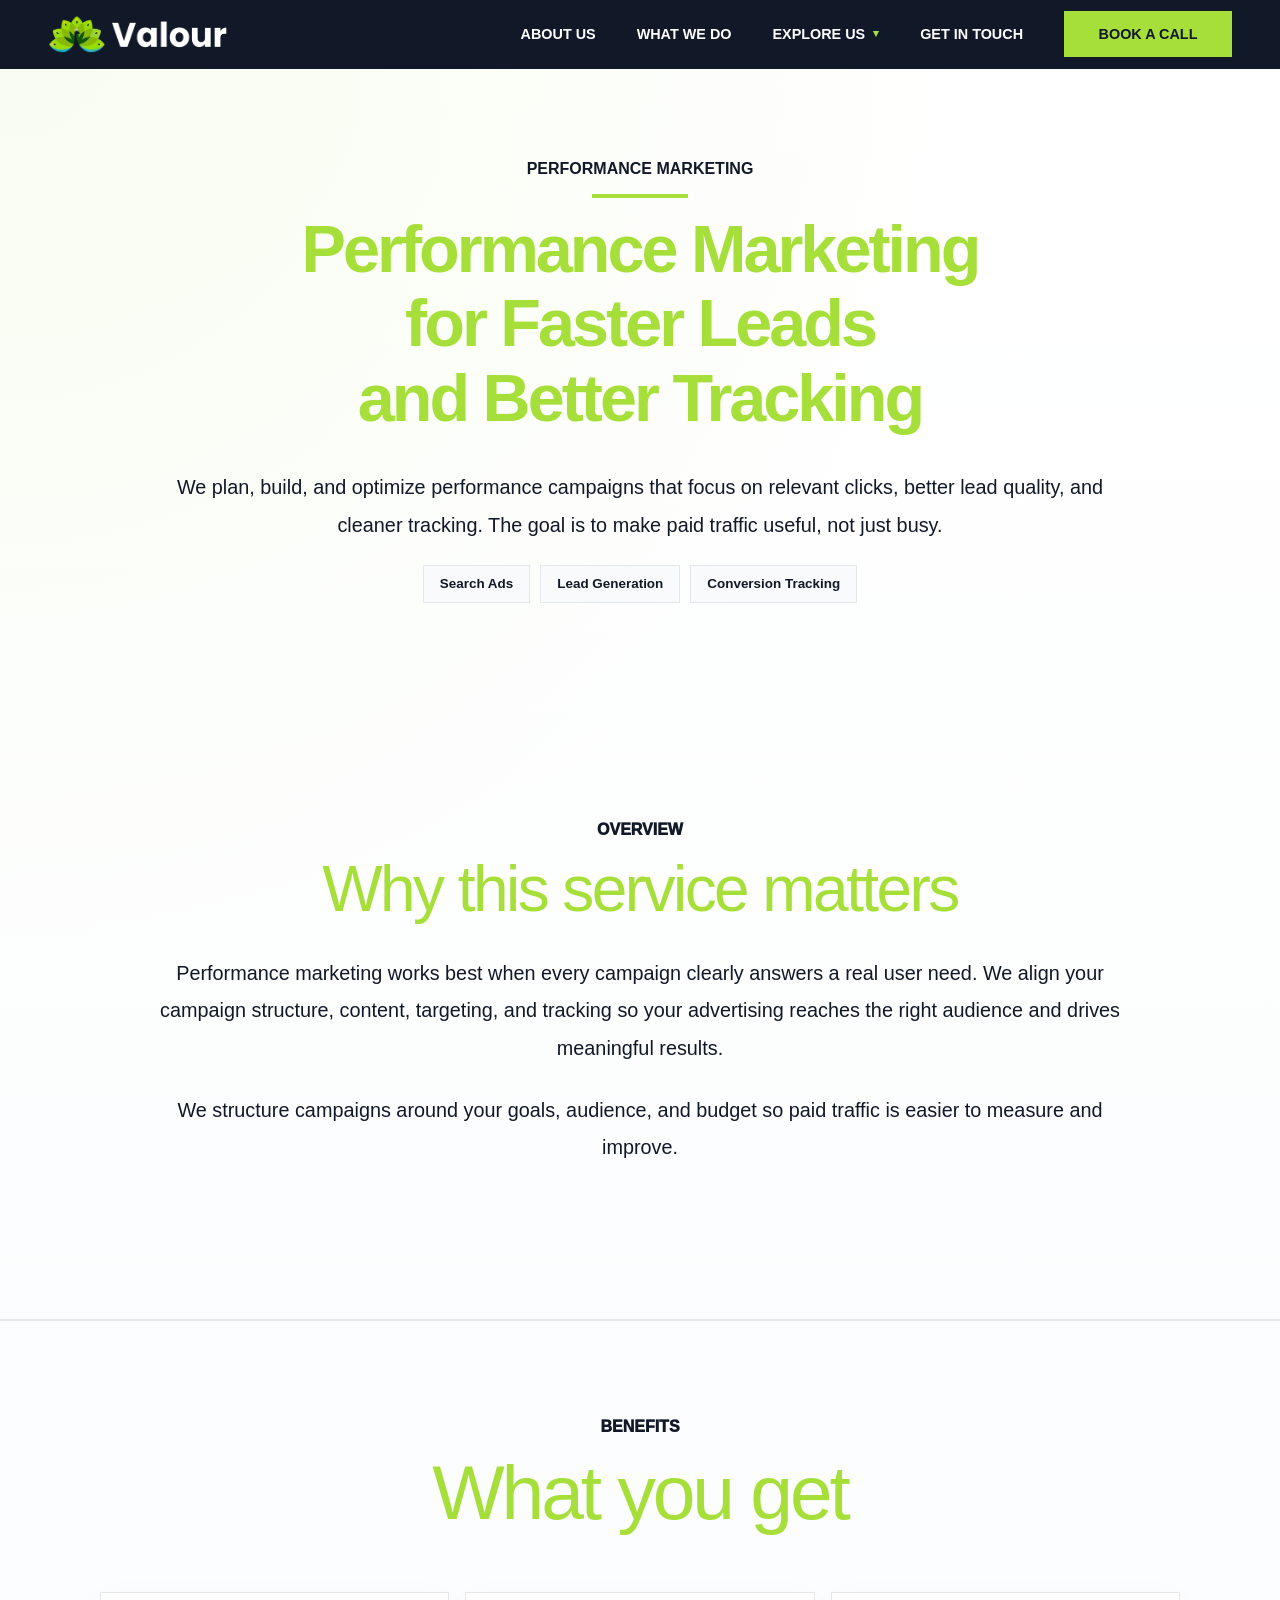
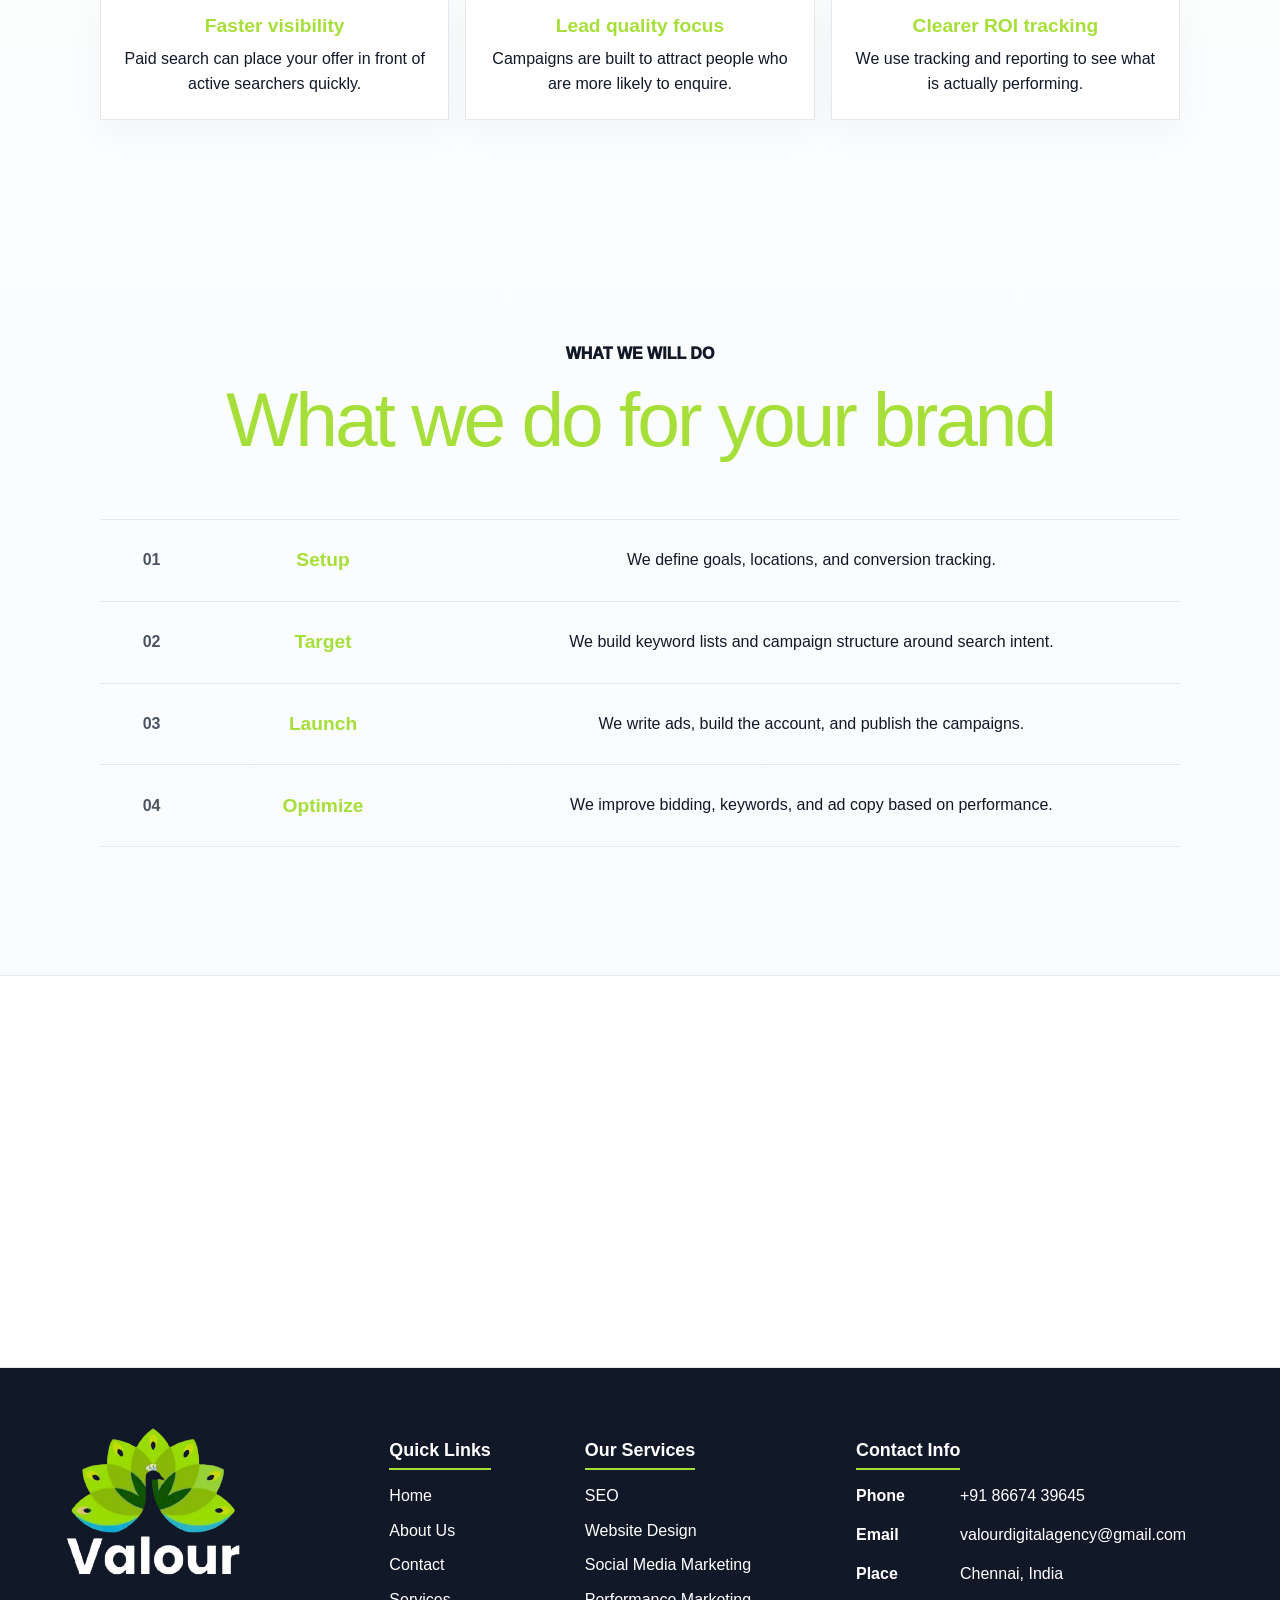
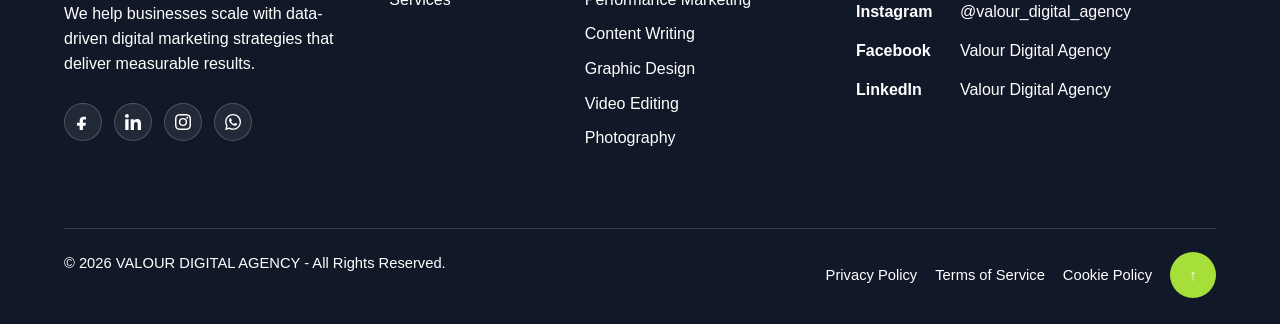
<file: google-ads-management/index.html>
﻿<!DOCTYPE html>
<html lang="en">
<head>
  <meta charset="UTF-8">
  <meta name="viewport" content="width=device-width, initial-scale=1.0">
  <title>Performance Marketing in Chennai | Valour Digital Agency</title>
  <meta name="description" content="Performance marketing in Chennai from Valour Digital Agency for paid media, lead generation, audience targeting, tracking, and conversions.">
  <meta name="keywords" content="performance marketing Chennai, performance marketing agency Chennai, paid media Chennai, Facebook ads Chennai, Instagram ads Chennai, lead generation, PPC management, paid social ads, conversion optimization, campaign tracking, paid media strategy">
  <meta name="robots" content="index, follow, max-image-preview:large, max-snippet:-1, max-video-preview:-1">
  <meta name="author" content="Valour Digital Agency">
  <meta name="referrer" content="strict-origin-when-cross-origin">
  <meta name="theme-color" content="#111827">
  <link rel="canonical" href="https://www.valourdigitalagency.com/google-ads-management/">
  <link rel="icon" href="/assets/VALOUR%20LOGO/Valour-icon.png" type="image/png">
  <link rel="apple-touch-icon" href="/assets/VALOUR%20LOGO/Valour-icon.png">
  <link rel="manifest" href="/site.webmanifest">
  <link rel="alternate" type="text/plain" href="https://www.valourdigitalagency.com/llms.txt" title="Valour Digital Agency AI content guide">
  <link rel="stylesheet" href="../styles.min.css">
  <meta property="og:type" content="website">
  <meta property="og:title" content="Performance Marketing in Chennai | Valour Digital Agency">
  <meta property="og:description" content="Performance marketing in Chennai from Valour Digital Agency for paid media, lead generation, audience targeting, tracking, and conversions.">
  <meta property="og:url" content="https://www.valourdigitalagency.com/google-ads-management/">
  <meta property="og:image" content="https://www.valourdigitalagency.com/assets/VALOUR%20LOGO/valour-og-image.webp">
  <meta name="twitter:card" content="summary_large_image">
  <meta name="twitter:title" content="Performance Marketing in Chennai | Valour Digital Agency">
  <meta name="twitter:description" content="Performance marketing in Chennai from Valour Digital Agency for paid media, lead generation, audience targeting, tracking, and conversions.">
  <meta name="twitter:image" content="https://www.valourdigitalagency.com/assets/VALOUR%20LOGO/valour-og-image.webp">
    <script type="application/ld+json">
  {
    "@context": "https://schema.org",
    "@type": "Service",
    "name": "Performance Marketing for Targeted Lead Generation",
    "serviceType": "Performance Marketing",
    "url": "https://www.valourdigitalagency.com/google-ads-management/",
    "provider": {
      "@type": "Organization",
      "name": "Valour Digital Agency",
      "url": "https://www.valourdigitalagency.com/",
      "logo": "https://www.valourdigitalagency.com/assets/VALOUR%20LOGO/Valour-logo.webp",
      "contactPoint": {
        "@type": "ContactPoint",
        "contactType": "customer service",
        "telephone": "+91 86674 39645",
        "email": "valourdigitalagency@gmail.com"
      }
    },
    "areaServed": {
      "@type": "City",
      "name": "Chennai"
    },
    "description": "Performance marketing in Chennai from Valour Digital Agency for lead generation, remarketing, audience targeting, tracking, and campaign optimization."
  }
  </script>

<!-- Clarity tracking code for https://www.valourdigitalagency.com/ -->
<script type="text/javascript">
    (function(c,l,a,r,i,t,y){
        c[a]=c[a]||function(){(c[a].q=c[a].q||[]).push(arguments)};
        t=l.createElement(r);t.async=1;t.src="https://www.clarity.ms/tag/"+i;
        y=l.getElementsByTagName(r)[0];y.parentNode.insertBefore(t,y);
    })(window, document, "clarity", "script", "xfz7nw0dxr");
</script>
</head>
<body class="service-page">
  <header class="site-header">
    <a class="brand" href="../#top">
      <img src="../assets/VALOUR LOGO/valour-header-logo-tight-420.webp" alt="Valour Digital Agency" class="brand-logo" width="420" height="87" decoding="async" fetchpriority="high">
    </a>
    <button class="menu-toggle" type="button" aria-label="Open menu" aria-expanded="false">
      <span></span>
      <span></span>
    </button>
    <nav class="site-nav" aria-label="Primary navigation">
      <a href="../#about">ABOUT US</a>
      <a href="../#services">WHAT WE DO</a>
      <div class="nav-dropdown">
        <button class="nav-dropdown-toggle" type="button" aria-expanded="false" aria-haspopup="true">
          EXPLORE US
        </button>
        <div class="nav-dropdown-menu" aria-label="Explore our services">
          <a href="../seo-services/">SEO</a>
          <a href="../web-design-services/">Website Design</a>
          <a href="../social-media-marketing/">Social Media Marketing</a>
          <a href="../google-ads-management/">Performance Marketing</a>
          <a href="../content-writing-services/">Content Writing</a>
          <a href="../graphic-design-services/">Graphic Design</a>
          <a href="../video-editing-services/">Video Editing</a>
          <a href="../photography-services/">Photography</a>
        </div>
      </div>
      <a href="../#contact">GET IN TOUCH</a>
      <a class="nav-call" href="https://wa.me/918667439645?text=I%20want%20to%20book%20a%20call%20with%20Valour%20Digital%20Agency" target="_blank" rel="nofollow noopener noreferrer">BOOK A CALL</a>
    </nav>
  </header>

  <main>
    <section class="service-hero section-pad">
      <div class="service-hero-grid service-hero-grid-centered">
        <div class="service-hero-copy service-hero-copy-centered reveal">
          <p class="kicker">Performance Marketing</p>
          <h1>Performance Marketing for Faster Leads and Better Tracking</h1>
          <p>We plan, build, and optimize performance campaigns that focus on relevant clicks, better lead quality, and cleaner tracking. The goal is to make paid traffic useful, not just busy.</p>
          <div class="service-badges service-badges-centered">
            <span>Search Ads</span>
          <span>Lead Generation</span>
          <span>Conversion Tracking</span>
          </div>
        </div>
      </div>
    </section>

    <section class="about section-pad" id="about">
      <div class="section-title reveal">
        <p>OVERVIEW</p>
        <h2><span>Why this service matters</span></h2>
      </div>
      <div class="about-text reveal">
        <p>Performance marketing works best when every campaign clearly answers a real user need. We align your campaign structure, content, targeting, and tracking so your advertising reaches the right audience and drives meaningful results.</p>
        <p>We structure campaigns around your goals, audience, and budget so paid traffic is easier to measure and improve.</p>
      </div>
    </section>

    <section class="service-section">
      <div class="section-title reveal">
        <p>BENEFITS</p>
        <h3>What you get</h3>
      </div>
      <div class="benefit-grid">
        <article class="benefit-card">
          <h3>Faster visibility</h3>
          <p>Paid search can place your offer in front of active searchers quickly.</p>
        </article>        <article class="benefit-card">
          <h3>Lead quality focus</h3>
          <p>Campaigns are built to attract people who are more likely to enquire.</p>
        </article>        <article class="benefit-card">
          <h3>Clearer ROI tracking</h3>
          <p>We use tracking and reporting to see what is actually performing.</p>
        </article>
      </div>
    </section>

    <section class="method section-pad">
      <div class="section-title reveal">
        <p>WHAT WE WILL DO</p>
        <h3>What we do for your brand</h3>
      </div>
      <div class="method-list">
        <article class="method-item reveal">
          <span>01</span>
          <h3>Setup</h3>
          <p>We define goals, locations, and conversion tracking.</p>
        </article>
        <article class="method-item reveal">
          <span>02</span>
          <h3>Target</h3>
          <p>We build keyword lists and campaign structure around search intent.</p>
        </article>
        <article class="method-item reveal">
          <span>03</span>
          <h3>Launch</h3>
          <p>We write ads, build the account, and publish the campaigns.</p>
        </article>
        <article class="method-item reveal">
          <span>04</span>
          <h3>Optimize</h3>
          <p>We improve bidding, keywords, and ad copy based on performance.</p>
        </article>
      </div>
    </section>

    <section class="contact section-pad">
      <div class="contact-head reveal">
        <p>READY TO START?</p>
        <h3>Need more leads from performance marketing?</h3>
        <span>We can build a campaign that focuses on useful clicks and better enquiry flow.</span>
      </div>
    </section>
  </main>

  <footer class="footer section-pad">
    <div class="footer-grid">
      <div class="footer-brand">
        <img src="../assets/VALOUR LOGO/Valour-logo.webp" alt="Valour Digital Agency" class="footer-logo" width="190" height="172" loading="lazy" decoding="async">
        <p>We help businesses scale with data-driven digital marketing strategies that deliver measurable results.</p>
        <div class="socials">
          <a href="https://www.facebook.com/share/1DjDntTMdN/" target="_blank" rel="nofollow noopener noreferrer" aria-label="Valour Digital Agency on Facebook"><svg viewBox="0 0 24 24" aria-hidden="true"><path d="M14 8.25h2.45V4.18c-.42-.06-1.86-.18-3.54-.18-3.5 0-5.9 2.08-5.9 5.9v3.33H3.05v4.55h3.96V24h4.86v-6.22h3.8l.6-4.55h-4.4V10.35c0-1.32.38-2.1 2.13-2.1Z"/></svg></a>
          <a href="https://www.linkedin.com/company/valour-digitalagency/" target="_blank" rel="nofollow noopener noreferrer" aria-label="Valour Digital Agency on LinkedIn"><svg viewBox="0 0 24 24" aria-hidden="true"><path d="M5.37 24H.4V7.98h4.97V24ZM2.88 5.79A2.89 2.89 0 1 1 2.88 0a2.89 2.89 0 0 1 0 5.79ZM24 24h-4.96v-7.8c0-1.86-.04-4.25-2.59-4.25-2.59 0-2.99 2.02-2.99 4.11V24H8.5V7.98h4.76v2.19h.07c.66-1.25 2.28-2.58 4.7-2.58 5.02 0 5.97 3.31 5.97 7.61V24Z"/></svg></a>
          <a href="https://www.instagram.com/valour_digital_agency" target="_blank" rel="nofollow noopener noreferrer" aria-label="Valour Digital Agency on Instagram"><svg viewBox="0 0 24 24" aria-hidden="true"><path d="M12 2.16c3.2 0 3.58.01 4.85.07 1.17.05 1.8.25 2.22.41.56.22.96.48 1.38.9.42.42.68.82.9 1.38.16.42.36 1.05.41 2.22.06 1.27.07 1.65.07 4.85s-.01 3.58-.07 4.85c-.05 1.17-.25 1.8-.41 2.22a3.7 3.7 0 0 1-.9 1.38 3.7 3.7 0 0 1-1.38.9c-.42.16-1.05.36-2.22.41-1.27.06-1.65.07-4.85.07s-3.58-.01-4.85-.07c-1.17-.05-1.8-.25-2.22-.41a3.7 3.7 0 0 1-1.38-.9 3.7 3.7 0 0 1-.9-1.38c-.16-.42-.36-1.05-.41-2.22-.06-1.27-.07-1.65-.07-4.85s.01-3.58.07-4.85c.05-1.17.25-1.8.41-2.22.22-.56.48-.96.9-1.38.42-.42.82-.68 1.38-.9.42-.16 1.05-.36 2.22-.41 1.27-.06 1.65-.07 4.85-.07ZM12 0C8.74 0 8.33.01 7.05.07 5.77.13 4.9.33 4.14.63c-.79.31-1.46.72-2.13 1.39A5.88 5.88 0 0 0 .63 4.14C.33 4.9.13 5.77.07 7.05.01 8.33 0 8.74 0 12s.01 3.67.07 4.95c.06 1.28.26 2.15.56 2.91.31.79.72 1.46 1.39 2.13.67.67 1.34 1.08 2.13 1.39.76.3 1.63.5 2.91.56 1.28.06 1.69.07 4.95.07s3.67-.01 4.95-.07c1.28-.06 2.15-.26 2.91-.56.79-.31 1.46-.72 2.13-1.39.67-.67 1.08-1.34 1.39-2.13.3-.76.5-1.63.56-2.91.06-1.28.07-1.69.07-4.95s-.01-3.67-.07-4.95c-.06-1.28-.26-2.15-.56-2.91a5.88 5.88 0 0 0-1.39-2.13A5.88 5.88 0 0 0 19.86.63c-.76-.3-1.63-.5-2.91-.56C15.67.01 15.26 0 12 0Zm0 5.84a6.16 6.16 0 1 0 0 12.32 6.16 6.16 0 0 0 0-12.32ZM12 16a4 4 0 1 1 0-8.01 4 4 0 0 1 0 8.01Zm6.4-11.85a1.44 1.44 0 1 0 0 2.88 1.44 1.44 0 0 0 0-2.88Z"/></svg></a>
          <a href="https://wa.me/918667439645" target="_blank" rel="nofollow noopener noreferrer" aria-label="Valour Digital Agency on WhatsApp"><svg viewBox="0 0 24 24" aria-hidden="true"><path d="M20.52 3.48A11.8 11.8 0 0 0 12.1 0C5.55 0 .22 5.32.22 11.87c0 2.09.55 4.14 1.59 5.94L.12 24l6.34-1.66a11.9 11.9 0 0 0 5.64 1.43h.01c6.55 0 11.88-5.32 11.88-11.87 0-3.18-1.24-6.16-3.47-8.42Zm-8.41 18.28h-.01a9.86 9.86 0 0 1-5.02-1.37l-.36-.21-3.76.99 1-3.66-.24-.38a9.84 9.84 0 0 1-1.51-5.25C2.21 6.43 6.65 2 12.1 2a9.82 9.82 0 0 1 6.99 2.9 9.8 9.8 0 0 1 2.9 7c0 5.44-4.43 9.86-9.88 9.86Zm5.42-7.38c-.3-.15-1.76-.87-2.03-.97-.27-.1-.47-.15-.67.15-.2.3-.77.97-.94 1.17-.17.2-.35.22-.64.07-.3-.15-1.25-.46-2.38-1.47-.88-.78-1.47-1.75-1.64-2.04-.17-.3-.02-.46.13-.61.13-.13.3-.35.45-.52.15-.17.2-.3.3-.5.1-.2.05-.37-.03-.52-.07-.15-.67-1.62-.92-2.22-.24-.58-.49-.5-.67-.51h-.57c-.2 0-.52.07-.79.37-.27.3-1.04 1.02-1.04 2.48s1.07 2.87 1.22 3.07c.15.2 2.1 3.2 5.08 4.49.71.31 1.26.49 1.69.63.71.23 1.36.2 1.88.12.57-.09 1.76-.72 2.01-1.42.25-.7.25-1.3.17-1.42-.07-.13-.27-.2-.57-.35Z"/></svg></a>
        </div>
      </div>
      <div class="footer-col">
        <h3>Quick Links</h3>
        <a href="../">Home</a>
        <a href="../#about">About Us</a>
        <a href="../#contact">Contact</a>
        <a href="../#services">Services</a>
      </div>
                              <div class="footer-col">
        <h3>Our Services</h3>
        <a href="../seo-services/">SEO</a>
        <a href="../web-design-services/">Website Design</a>
        <a href="../social-media-marketing/">Social Media Marketing</a>
        <a href="../google-ads-management/">Performance Marketing</a>
        <a href="../content-writing-services/">Content Writing</a>
        <a href="../graphic-design-services/">Graphic Design</a>
        <a href="../video-editing-services/">Video Editing</a>
        <a href="../photography-services/">Photography</a>
      </div>
      <div class="footer-col footer-contact">
        <h3>Contact Info</h3>
        <a href="tel:+918667439645"><span>Phone</span><strong>+91 86674 39645</strong></a>
        <a href="mailto:valourdigitalagency@gmail.com"><span>Email</span><strong>valourdigitalagency@gmail.com</strong></a>
        <p><span>Place</span><strong>Chennai, India</strong></p>
        <a href="https://www.instagram.com/valour_digital_agency" target="_blank" rel="nofollow noopener noreferrer"><span>Instagram</span><strong>@valour_digital_agency</strong></a>
        <a href="https://www.facebook.com/share/1DjDntTMdN/" target="_blank" rel="nofollow noopener noreferrer"><span>Facebook</span><strong>Valour Digital Agency</strong></a>
        <a href="https://www.linkedin.com/company/valour-digitalagency/" target="_blank" rel="nofollow noopener noreferrer"><span>LinkedIn</span><strong>Valour Digital Agency</strong></a>
      </div>
    </div>
    <div class="footer-bottom">
      <p>&copy; 2026 VALOUR DIGITAL AGENCY - All Rights Reserved.</p>
      <div>
        <a href="../#top">Privacy Policy</a>
        <a href="../#top">Terms of Service</a>
        <a href="../#top">Cookie Policy</a>
        <a class="back-to-top" href="../#top" aria-label="Back to top">&uarr;</a>
      </div>
    </div>
  </footer>
  <script src="../script.min.js" defer></script>
</body>
</html>
</file>
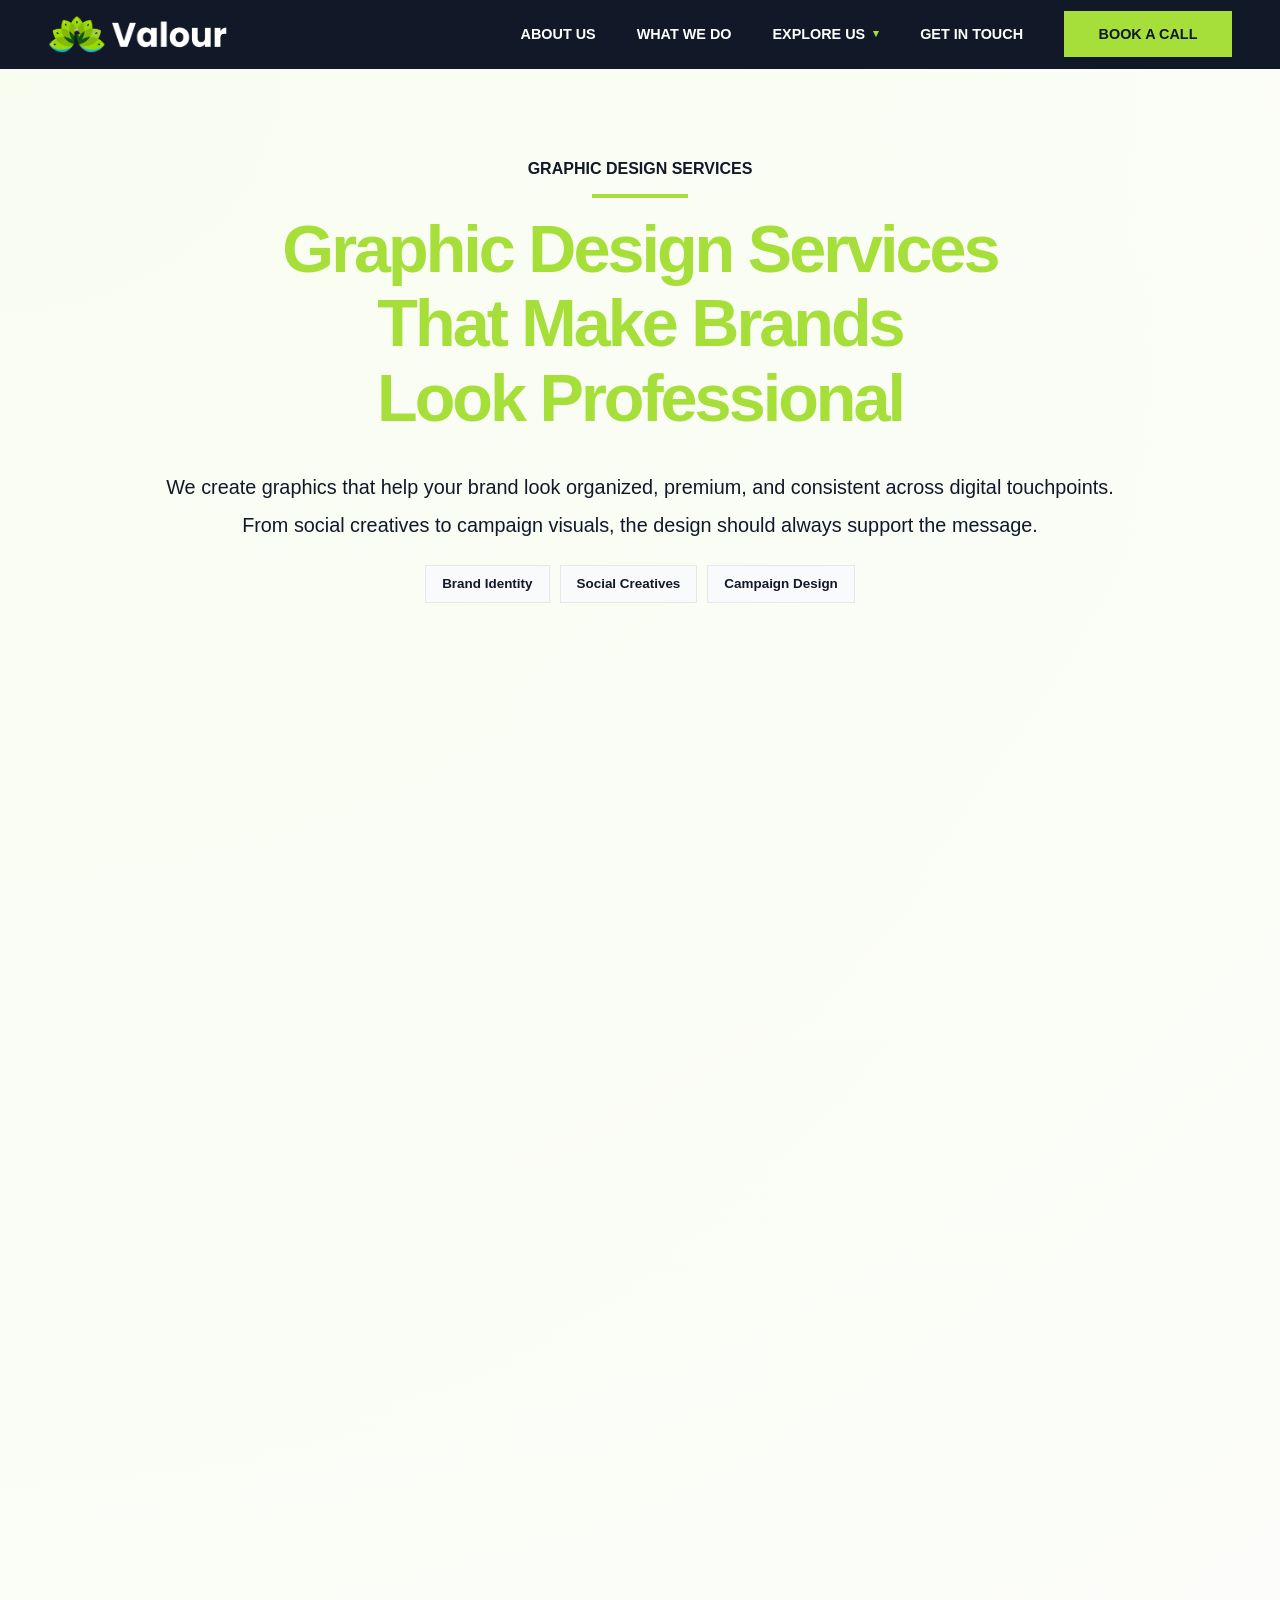
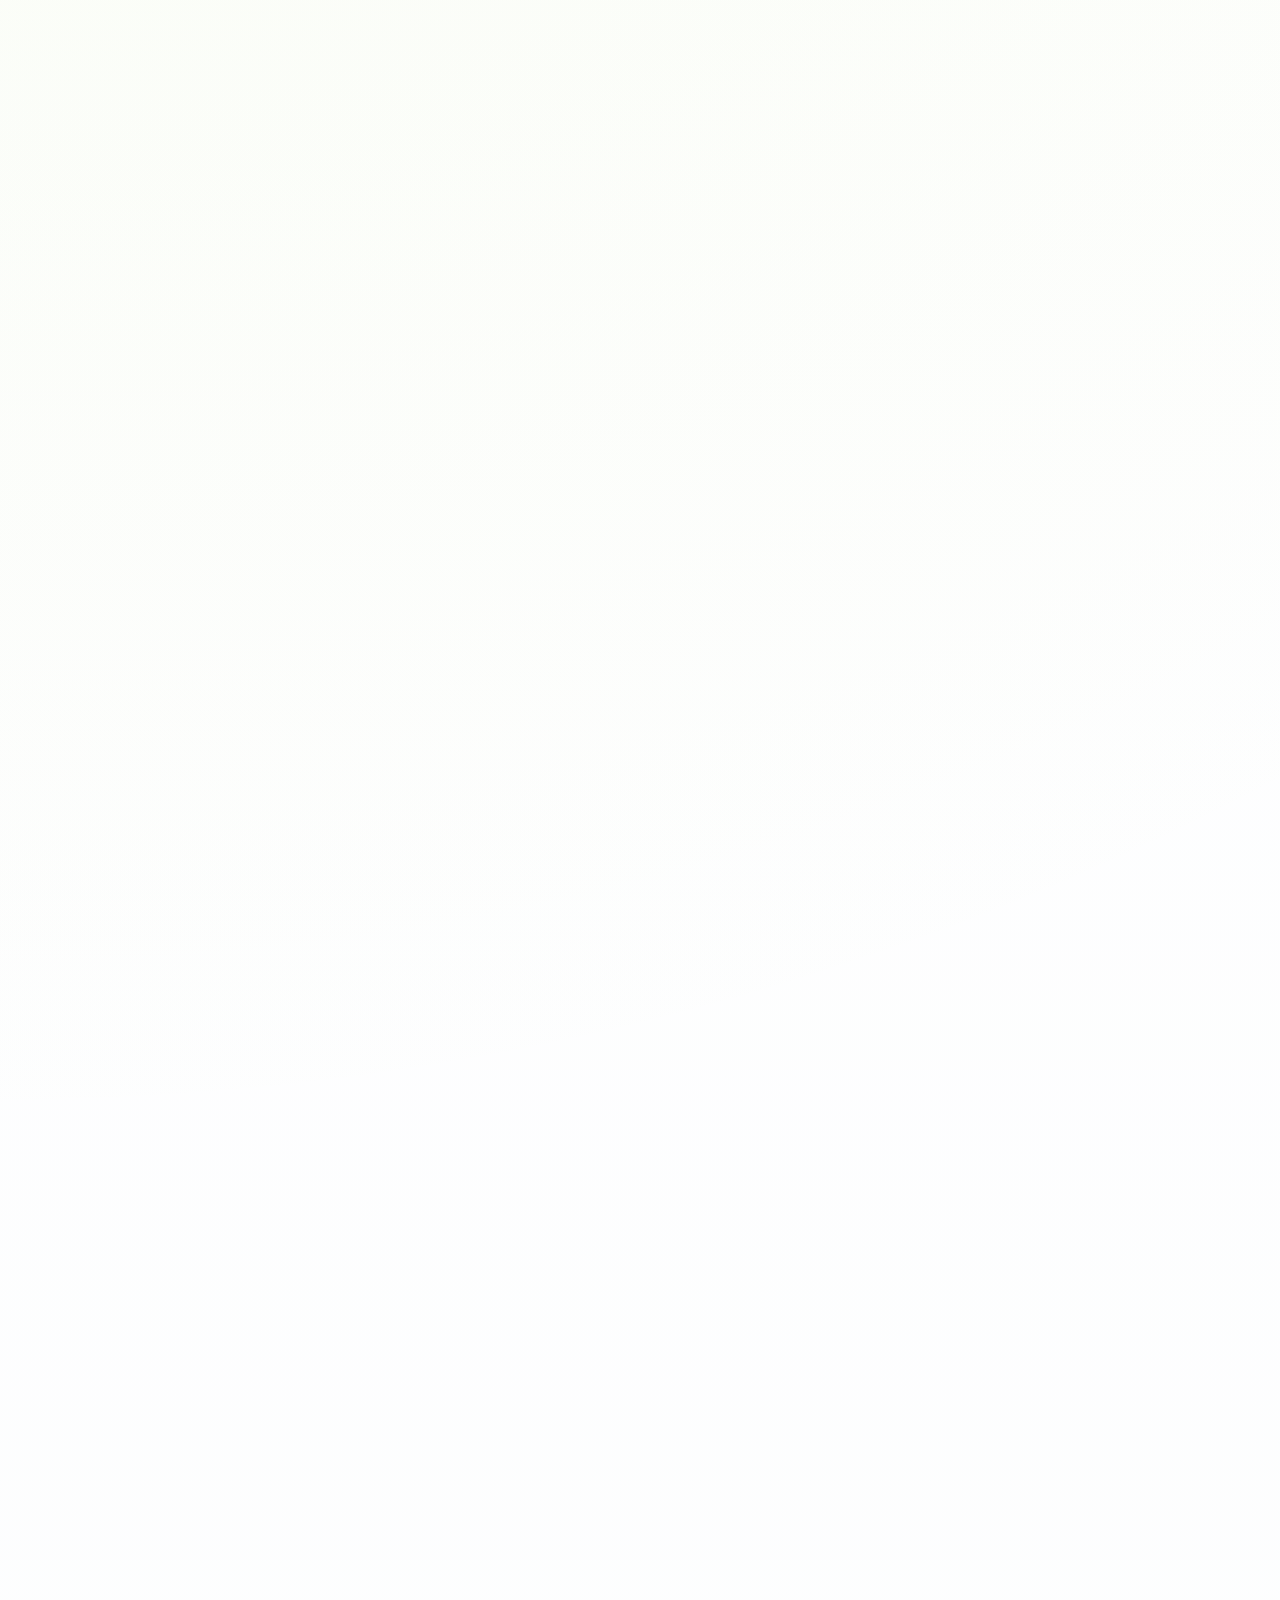
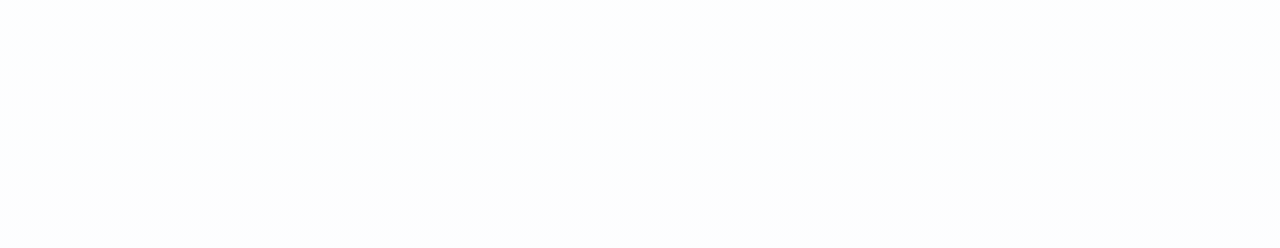
<file: graphic-design-services/index.html>
﻿<!DOCTYPE html>
<html lang="en">
<head>
  <meta charset="UTF-8">
  <meta name="viewport" content="width=device-width, initial-scale=1.0">
  <title>Graphic Design in Chennai | Valour Digital Agency</title>
  <meta name="description" content="Graphic design in Chennai from Valour Digital Agency for brand identity, social graphics, posters, brochures, and visuals.">
  <meta name="keywords" content="graphic design services in Chennai, graphic design agency Chennai, logo design, brand identity, social media creatives, poster design, brochure design, marketing visuals, visual branding Chennai, social graphics, campaign visuals">
  <meta name="robots" content="index, follow, max-image-preview:large, max-snippet:-1, max-video-preview:-1">
  <meta name="author" content="Valour Digital Agency">
  <meta name="referrer" content="strict-origin-when-cross-origin">
  <meta name="theme-color" content="#111827">
  <link rel="canonical" href="https://www.valourdigitalagency.com/graphic-design-services/">
  <link rel="icon" href="/assets/VALOUR%20LOGO/Valour-icon.png" type="image/png">
  <link rel="apple-touch-icon" href="/assets/VALOUR%20LOGO/Valour-icon.png">
  <link rel="manifest" href="/site.webmanifest">
  <link rel="alternate" type="text/plain" href="https://www.valourdigitalagency.com/llms.txt" title="Valour Digital Agency AI content guide">
  <link rel="stylesheet" href="../styles.min.css">
  <meta property="og:type" content="website">
  <meta property="og:title" content="Graphic Design in Chennai | Valour Digital Agency">
  <meta property="og:description" content="Graphic design in Chennai from Valour Digital Agency for brand identity, social graphics, posters, brochures, and visuals.">
  <meta property="og:url" content="https://www.valourdigitalagency.com/graphic-design-services/">
  <meta property="og:image" content="https://www.valourdigitalagency.com/assets/VALOUR%20LOGO/valour-og-image.webp">
  <meta name="twitter:card" content="summary_large_image">
  <meta name="twitter:title" content="Graphic Design in Chennai | Valour Digital Agency">
  <meta name="twitter:description" content="Graphic design in Chennai from Valour Digital Agency for brand identity, social graphics, posters, brochures, and visuals.">
  <meta name="twitter:image" content="https://www.valourdigitalagency.com/assets/VALOUR%20LOGO/valour-og-image.webp">
    <script type="application/ld+json">
  {
    "@context": "https://schema.org",
    "@type": "Service",
    "name": "Graphic Design Services for Brand Visual Identity",
    "serviceType": "Graphic Design Services",
    "url": "https://www.valourdigitalagency.com/graphic-design-services/",
    "provider": {
      "@type": "Organization",
      "name": "Valour Digital Agency",
      "url": "https://www.valourdigitalagency.com/",
      "logo": "https://www.valourdigitalagency.com/assets/VALOUR%20LOGO/Valour-logo.webp",
      "contactPoint": {
        "@type": "ContactPoint",
        "contactType": "customer service",
        "telephone": "+91 86674 39645",
        "email": "valourdigitalagency@gmail.com"
      }
    },
    "areaServed": {
      "@type": "City",
      "name": "Chennai"
    },
    "description": "Graphic design services in Chennai from Valour Digital Agency for brand identity, marketing visuals, social graphics, and campaign assets."
  }
  </script>

<!-- Clarity tracking code for https://www.valourdigitalagency.com/ -->
<script type="text/javascript">
    (function(c,l,a,r,i,t,y){
        c[a]=c[a]||function(){(c[a].q=c[a].q||[]).push(arguments)};
        t=l.createElement(r);t.async=1;t.src="https://www.clarity.ms/tag/"+i;
        y=l.getElementsByTagName(r)[0];y.parentNode.insertBefore(t,y);
    })(window, document, "clarity", "script", "xfz7nw0dxr");
</script>
</head>
<body class="service-page">
  <header class="site-header">
    <a class="brand" href="../#top">
      <img src="../assets/VALOUR LOGO/valour-header-logo-tight-420.webp" alt="Valour Digital Agency" class="brand-logo" width="420" height="87" decoding="async" fetchpriority="high">
    </a>
    <button class="menu-toggle" type="button" aria-label="Open menu" aria-expanded="false">
      <span></span>
      <span></span>
    </button>
    <nav class="site-nav" aria-label="Primary navigation">
      <a href="../#about">ABOUT US</a>
      <a href="../#services">WHAT WE DO</a>
      <div class="nav-dropdown">
        <button class="nav-dropdown-toggle" type="button" aria-expanded="false" aria-haspopup="true">
          EXPLORE US
        </button>
        <div class="nav-dropdown-menu" aria-label="Explore our services">
          <a href="../seo-services/">SEO</a>
          <a href="../web-design-services/">Website Design</a>
          <a href="../social-media-marketing/">Social Media Marketing</a>
          <a href="../google-ads-management/">Performance Marketing</a>
          <a href="../content-writing-services/">Content Writing</a>
          <a href="../graphic-design-services/">Graphic Design</a>
          <a href="../video-editing-services/">Video Editing</a>
          <a href="../photography-services/">Photography</a>
        </div>
      </div>
      <a href="../#contact">GET IN TOUCH</a>
      <a class="nav-call" href="https://wa.me/918667439645?text=I%20want%20to%20book%20a%20call%20with%20Valour%20Digital%20Agency" target="_blank" rel="nofollow noopener noreferrer">BOOK A CALL</a>
    </nav>
  </header>

  <main>
    <section class="service-hero section-pad">
      <div class="service-hero-grid service-hero-grid-centered">
        <div class="service-hero-copy service-hero-copy-centered reveal">
          <p class="kicker">GRAPHIC DESIGN SERVICES</p>
          <h1>Graphic Design Services That Make Brands Look Professional</h1>
          <p>We create graphics that help your brand look organized, premium, and consistent across digital touchpoints. From social creatives to campaign visuals, the design should always support the message.</p>
          <div class="service-badges service-badges-centered">
            <span>Brand Identity</span>
          <span>Social Creatives</span>
          <span>Campaign Design</span>
          </div>
        </div>
      </div>
    </section>

    <section class="about section-pad" id="about">
      <div class="section-title reveal">
        <p>OVERVIEW</p>
        <h2><span>Why this service matters</span></h2>
      </div>
      <div class="about-text reveal">
        <p>Graphic design is more than decoration. It gives your business a consistent look that makes your message easier to remember and trust.</p>
        <p>We shape visuals that look polished across social media, campaigns, and presentation materials.</p>
      </div>
    </section>

    <section class="service-section">
      <div class="section-title reveal">
        <p>BENEFITS</p>
        <h3>What you get</h3>
      </div>
      <div class="benefit-grid">
        <article class="benefit-card">
          <h3>Sharper branding</h3>
          <p>Create a visual style that feels more intentional and polished.</p>
        </article>        <article class="benefit-card">
          <h3>Campaign support</h3>
          <p>Designs that support promotions, launches, and social media activity.</p>
        </article>        <article class="benefit-card">
          <h3>Consistency</h3>
          <p>Keep fonts, color use, and layout language aligned across channels.</p>
        </article>
      </div>
    </section>

    <section class="method section-pad">
      <div class="section-title reveal">
        <p>WHAT WE WILL DO</p>
        <h3>What we do for your brand</h3>
      </div>
      <div class="method-list">
        <article class="method-item reveal">
          <span>01</span>
          <h3>Direction</h3>
          <p>We define the visual style and design purpose.</p>
        </article>
        <article class="method-item reveal">
          <span>02</span>
          <h3>Create</h3>
          <p>We produce the graphic assets and layout variations.</p>
        </article>
        <article class="method-item reveal">
          <span>03</span>
          <h3>Review</h3>
          <p>We refine spacing, hierarchy, and consistency.</p>
        </article>
        <article class="method-item reveal">
          <span>04</span>
          <h3>Deliver</h3>
          <p>We export the final files for digital use.</p>
        </article>
      </div>
    </section>

    <section class="contact section-pad">
      <div class="contact-head reveal">
        <p>READY TO START?</p>
        <h3>Need graphics that look premium and clear?</h3>
        <span>Letâ€™s create visuals that support your brand and your marketing.</span>
      </div>
    </section>
  </main>

  <footer class="footer section-pad">
    <div class="footer-grid">
      <div class="footer-brand">
        <img src="../assets/VALOUR LOGO/Valour-logo.webp" alt="Valour Digital Agency" class="footer-logo" width="190" height="172" loading="lazy" decoding="async">
        <p>We help businesses scale with data-driven digital marketing strategies that deliver measurable results.</p>
        <div class="socials">
          <a href="https://www.facebook.com/share/1DjDntTMdN/" target="_blank" rel="nofollow noopener noreferrer" aria-label="Valour Digital Agency on Facebook"><svg viewBox="0 0 24 24" aria-hidden="true"><path d="M14 8.25h2.45V4.18c-.42-.06-1.86-.18-3.54-.18-3.5 0-5.9 2.08-5.9 5.9v3.33H3.05v4.55h3.96V24h4.86v-6.22h3.8l.6-4.55h-4.4V10.35c0-1.32.38-2.1 2.13-2.1Z"/></svg></a>
          <a href="https://www.linkedin.com/company/valour-digitalagency/" target="_blank" rel="nofollow noopener noreferrer" aria-label="Valour Digital Agency on LinkedIn"><svg viewBox="0 0 24 24" aria-hidden="true"><path d="M5.37 24H.4V7.98h4.97V24ZM2.88 5.79A2.89 2.89 0 1 1 2.88 0a2.89 2.89 0 0 1 0 5.79ZM24 24h-4.96v-7.8c0-1.86-.04-4.25-2.59-4.25-2.59 0-2.99 2.02-2.99 4.11V24H8.5V7.98h4.76v2.19h.07c.66-1.25 2.28-2.58 4.7-2.58 5.02 0 5.97 3.31 5.97 7.61V24Z"/></svg></a>
          <a href="https://www.instagram.com/valour_digital_agency" target="_blank" rel="nofollow noopener noreferrer" aria-label="Valour Digital Agency on Instagram"><svg viewBox="0 0 24 24" aria-hidden="true"><path d="M12 2.16c3.2 0 3.58.01 4.85.07 1.17.05 1.8.25 2.22.41.56.22.96.48 1.38.9.42.42.68.82.9 1.38.16.42.36 1.05.41 2.22.06 1.27.07 1.65.07 4.85s-.01 3.58-.07 4.85c-.05 1.17-.25 1.8-.41 2.22a3.7 3.7 0 0 1-.9 1.38 3.7 3.7 0 0 1-1.38.9c-.42.16-1.05.36-2.22.41-1.27.06-1.65.07-4.85.07s-3.58-.01-4.85-.07c-1.17-.05-1.8-.25-2.22-.41a3.7 3.7 0 0 1-1.38-.9 3.7 3.7 0 0 1-.9-1.38c-.16-.42-.36-1.05-.41-2.22-.06-1.27-.07-1.65-.07-4.85s.01-3.58.07-4.85c.05-1.17.25-1.8.41-2.22.22-.56.48-.96.9-1.38.42-.42.82-.68 1.38-.9.42-.16 1.05-.36 2.22-.41 1.27-.06 1.65-.07 4.85-.07ZM12 0C8.74 0 8.33.01 7.05.07 5.77.13 4.9.33 4.14.63c-.79.31-1.46.72-2.13 1.39A5.88 5.88 0 0 0 .63 4.14C.33 4.9.13 5.77.07 7.05.01 8.33 0 8.74 0 12s.01 3.67.07 4.95c.06 1.28.26 2.15.56 2.91.31.79.72 1.46 1.39 2.13.67.67 1.34 1.08 2.13 1.39.76.3 1.63.5 2.91.56 1.28.06 1.69.07 4.95.07s3.67-.01 4.95-.07c1.28-.06 2.15-.26 2.91-.56.79-.31 1.46-.72 2.13-1.39.67-.67 1.08-1.34 1.39-2.13.3-.76.5-1.63.56-2.91.06-1.28.07-1.69.07-4.95s-.01-3.67-.07-4.95c-.06-1.28-.26-2.15-.56-2.91a5.88 5.88 0 0 0-1.39-2.13A5.88 5.88 0 0 0 19.86.63c-.76-.3-1.63-.5-2.91-.56C15.67.01 15.26 0 12 0Zm0 5.84a6.16 6.16 0 1 0 0 12.32 6.16 6.16 0 0 0 0-12.32ZM12 16a4 4 0 1 1 0-8.01 4 4 0 0 1 0 8.01Zm6.4-11.85a1.44 1.44 0 1 0 0 2.88 1.44 1.44 0 0 0 0-2.88Z"/></svg></a>
          <a href="https://wa.me/918667439645" target="_blank" rel="nofollow noopener noreferrer" aria-label="Valour Digital Agency on WhatsApp"><svg viewBox="0 0 24 24" aria-hidden="true"><path d="M20.52 3.48A11.8 11.8 0 0 0 12.1 0C5.55 0 .22 5.32.22 11.87c0 2.09.55 4.14 1.59 5.94L.12 24l6.34-1.66a11.9 11.9 0 0 0 5.64 1.43h.01c6.55 0 11.88-5.32 11.88-11.87 0-3.18-1.24-6.16-3.47-8.42Zm-8.41 18.28h-.01a9.86 9.86 0 0 1-5.02-1.37l-.36-.21-3.76.99 1-3.66-.24-.38a9.84 9.84 0 0 1-1.51-5.25C2.21 6.43 6.65 2 12.1 2a9.82 9.82 0 0 1 6.99 2.9 9.8 9.8 0 0 1 2.9 7c0 5.44-4.43 9.86-9.88 9.86Zm5.42-7.38c-.3-.15-1.76-.87-2.03-.97-.27-.1-.47-.15-.67.15-.2.3-.77.97-.94 1.17-.17.2-.35.22-.64.07-.3-.15-1.25-.46-2.38-1.47-.88-.78-1.47-1.75-1.64-2.04-.17-.3-.02-.46.13-.61.13-.13.3-.35.45-.52.15-.17.2-.3.3-.5.1-.2.05-.37-.03-.52-.07-.15-.67-1.62-.92-2.22-.24-.58-.49-.5-.67-.51h-.57c-.2 0-.52.07-.79.37-.27.3-1.04 1.02-1.04 2.48s1.07 2.87 1.22 3.07c.15.2 2.1 3.2 5.08 4.49.71.31 1.26.49 1.69.63.71.23 1.36.2 1.88.12.57-.09 1.76-.72 2.01-1.42.25-.7.25-1.3.17-1.42-.07-.13-.27-.2-.57-.35Z"/></svg></a>
        </div>
      </div>
      <div class="footer-col">
        <h3>Quick Links</h3>
        <a href="../">Home</a>
        <a href="../#about">About Us</a>
        <a href="../#contact">Contact</a>
        <a href="../#services">Services</a>
      </div>
                              <div class="footer-col">
        <h3>Our Services</h3>
        <a href="../seo-services/">SEO</a>
        <a href="../web-design-services/">Website Design</a>
        <a href="../social-media-marketing/">Social Media Marketing</a>
        <a href="../google-ads-management/">Performance Marketing</a>
        <a href="../content-writing-services/">Content Writing</a>
        <a href="../graphic-design-services/">Graphic Design</a>
        <a href="../video-editing-services/">Video Editing</a>
        <a href="../photography-services/">Photography</a>
      </div>
      <div class="footer-col footer-contact">
        <h3>Contact Info</h3>
        <a href="tel:+918667439645"><span>Phone</span><strong>+91 86674 39645</strong></a>
        <a href="mailto:valourdigitalagency@gmail.com"><span>Email</span><strong>valourdigitalagency@gmail.com</strong></a>
        <p><span>Place</span><strong>Chennai, India</strong></p>
        <a href="https://www.instagram.com/valour_digital_agency" target="_blank" rel="nofollow noopener noreferrer"><span>Instagram</span><strong>@valour_digital_agency</strong></a>
        <a href="https://www.facebook.com/share/1DjDntTMdN/" target="_blank" rel="nofollow noopener noreferrer"><span>Facebook</span><strong>Valour Digital Agency</strong></a>
        <a href="https://www.linkedin.com/company/valour-digitalagency/" target="_blank" rel="nofollow noopener noreferrer"><span>LinkedIn</span><strong>Valour Digital Agency</strong></a>
      </div>
    </div>
    <div class="footer-bottom">
      <p>&copy; 2026 VALOUR DIGITAL AGENCY - All Rights Reserved.</p>
      <div>
        <a href="../#top">Privacy Policy</a>
        <a href="../#top">Terms of Service</a>
        <a href="../#top">Cookie Policy</a>
        <a class="back-to-top" href="../#top" aria-label="Back to top">&uarr;</a>
      </div>
    </div>
  </footer>
  <script src="../script.min.js" defer></script>
</body>
</html>
</file>
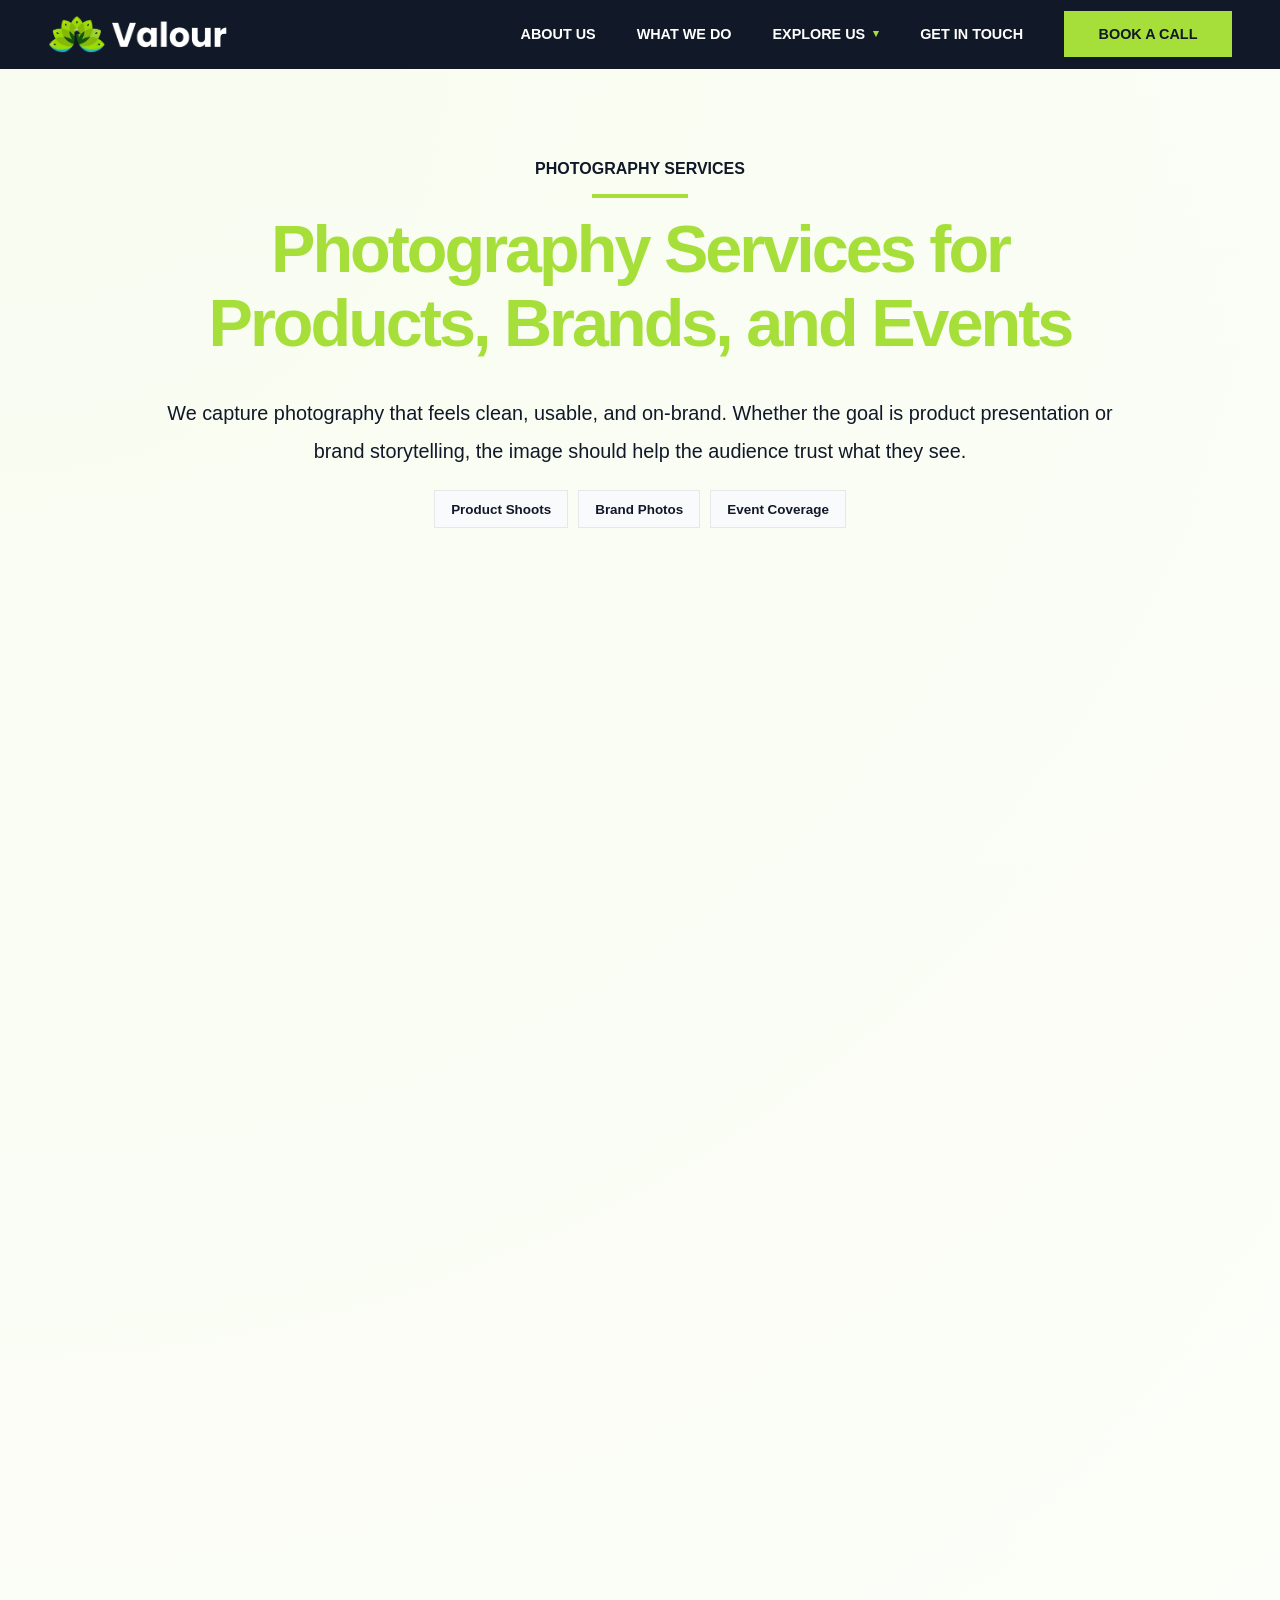
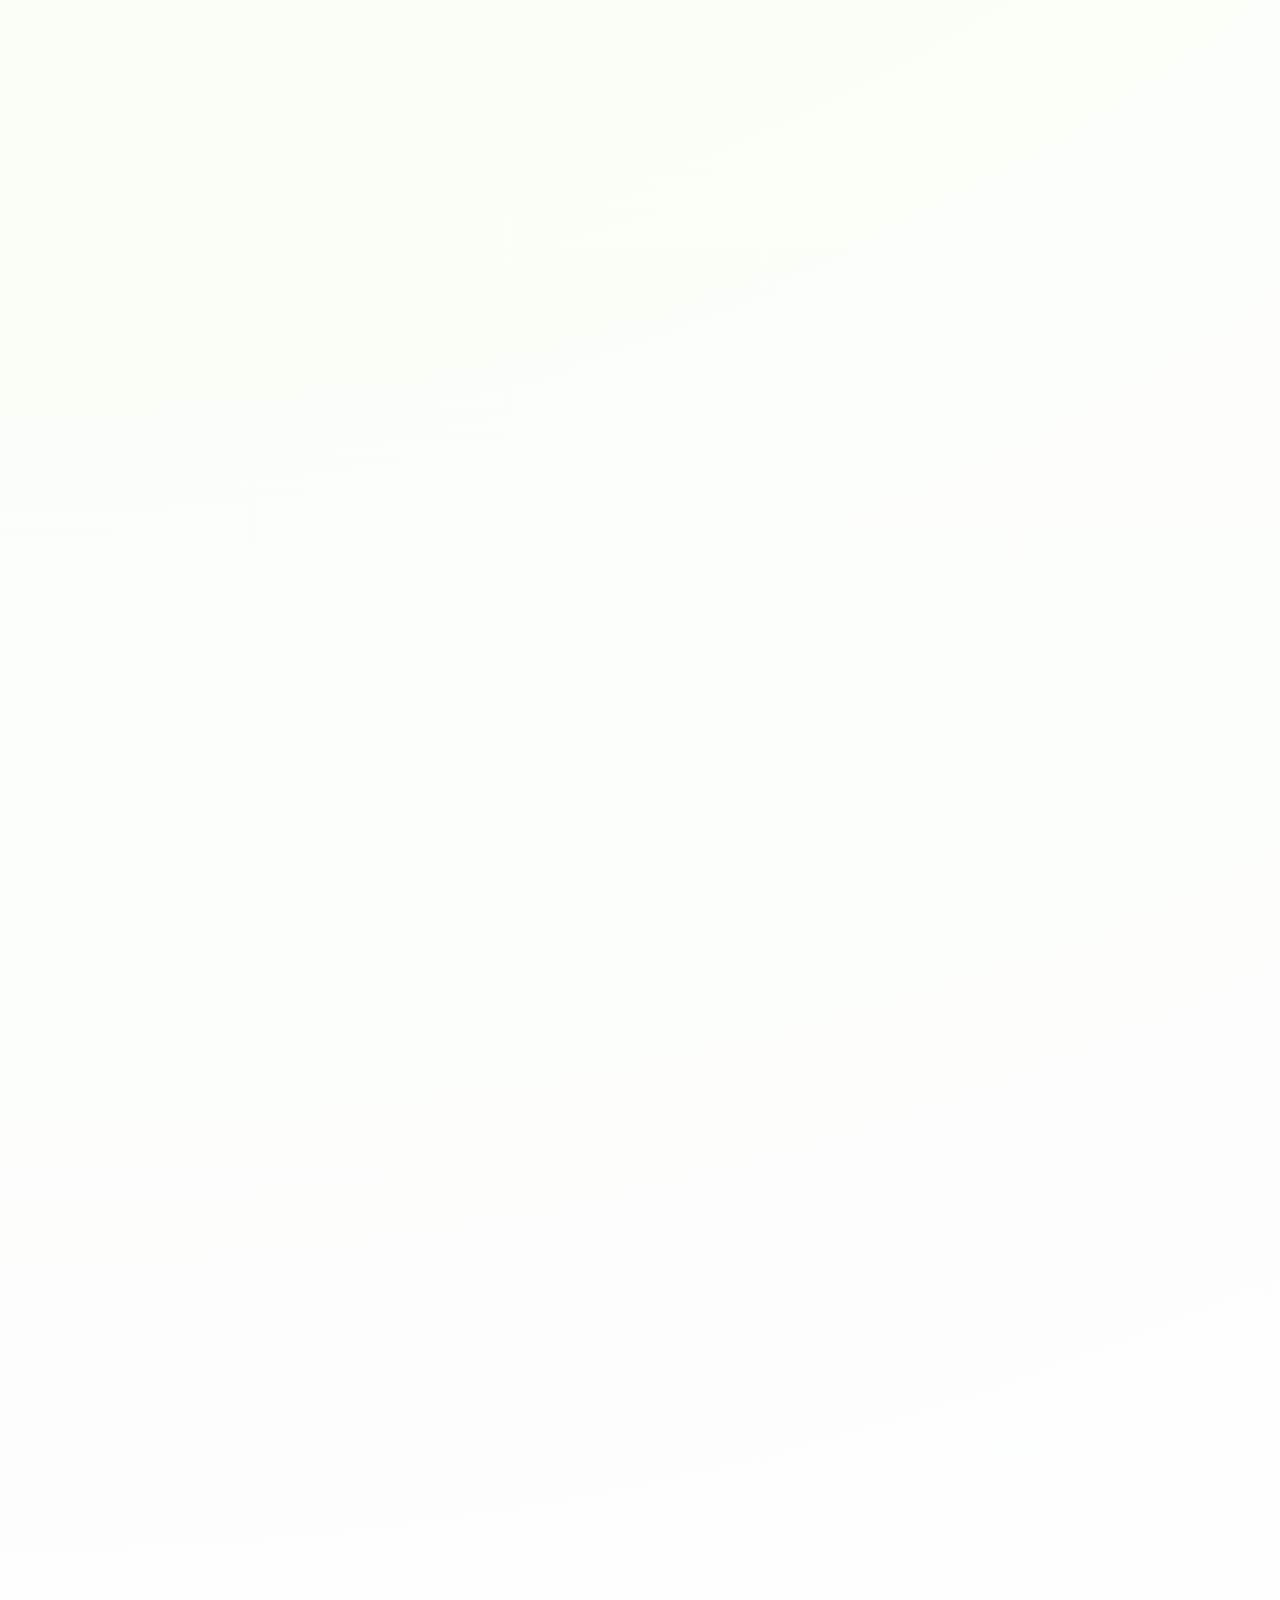
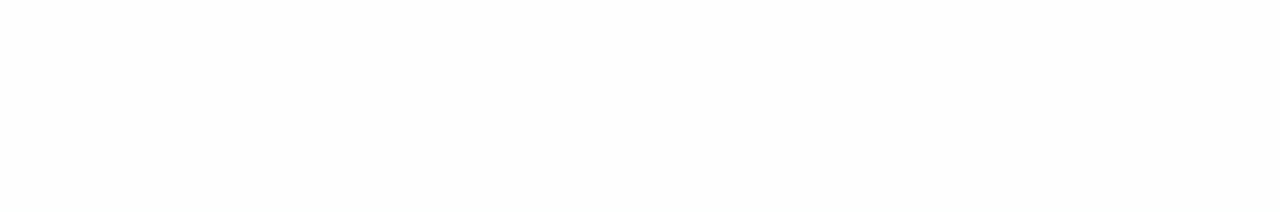
<file: photography-services/index.html>
﻿<!DOCTYPE html>
<html lang="en">
<head>
  <meta charset="UTF-8">
  <meta name="viewport" content="width=device-width, initial-scale=1.0">
  <title>Photography in Chennai | Valour Digital Agency</title>
  <meta name="description" content="Photography in Chennai from Valour Digital Agency for product, brand, event, campaign, and library shoots.">
  <meta name="keywords" content="photography services in Chennai, photography agency Chennai, product photography, brand photography, event photography, photoshoot services, videography Chennai, commercial photography Chennai, product shoots, campaign photography">
  <meta name="robots" content="index, follow, max-image-preview:large, max-snippet:-1, max-video-preview:-1">
  <meta name="author" content="Valour Digital Agency">
  <meta name="referrer" content="strict-origin-when-cross-origin">
  <meta name="theme-color" content="#111827">
  <link rel="canonical" href="https://www.valourdigitalagency.com/photography-services/">
  <link rel="icon" href="/assets/VALOUR%20LOGO/Valour-icon.png" type="image/png">
  <link rel="apple-touch-icon" href="/assets/VALOUR%20LOGO/Valour-icon.png">
  <link rel="manifest" href="/site.webmanifest">
  <link rel="alternate" type="text/plain" href="https://www.valourdigitalagency.com/llms.txt" title="Valour Digital Agency AI content guide">
  <link rel="stylesheet" href="../styles.min.css">
  <meta property="og:type" content="website">
  <meta property="og:title" content="Photography in Chennai | Valour Digital Agency">
  <meta property="og:description" content="Photography in Chennai from Valour Digital Agency for product, brand, event, campaign, and library shoots.">
  <meta property="og:url" content="https://www.valourdigitalagency.com/photography-services/">
  <meta property="og:image" content="https://www.valourdigitalagency.com/assets/VALOUR%20LOGO/valour-og-image.webp">
  <meta name="twitter:card" content="summary_large_image">
  <meta name="twitter:title" content="Photography in Chennai | Valour Digital Agency">
  <meta name="twitter:description" content="Photography in Chennai from Valour Digital Agency for product, brand, event, campaign, and library shoots.">
  <meta name="twitter:image" content="https://www.valourdigitalagency.com/assets/VALOUR%20LOGO/valour-og-image.webp">
    <script type="application/ld+json">
  {
    "@context": "https://schema.org",
    "@type": "Service",
    "name": "Photography Services for Products, Brands, and Events",
    "serviceType": "Photography Services",
    "url": "https://www.valourdigitalagency.com/photography-services/",
    "provider": {
      "@type": "Organization",
      "name": "Valour Digital Agency",
      "url": "https://www.valourdigitalagency.com/",
      "logo": "https://www.valourdigitalagency.com/assets/VALOUR%20LOGO/Valour-logo.webp",
      "contactPoint": {
        "@type": "ContactPoint",
        "contactType": "customer service",
        "telephone": "+91 86674 39645",
        "email": "valourdigitalagency@gmail.com"
      }
    },
    "areaServed": {
      "@type": "City",
      "name": "Chennai"
    },
    "description": "Photography services in Chennai from Valour Digital Agency for products, brands, events, campaigns, and content libraries."
  }
  </script>

<!-- Clarity tracking code for https://www.valourdigitalagency.com/ -->
<script type="text/javascript">
    (function(c,l,a,r,i,t,y){
        c[a]=c[a]||function(){(c[a].q=c[a].q||[]).push(arguments)};
        t=l.createElement(r);t.async=1;t.src="https://www.clarity.ms/tag/"+i;
        y=l.getElementsByTagName(r)[0];y.parentNode.insertBefore(t,y);
    })(window, document, "clarity", "script", "xfz7nw0dxr");
</script>
</head>
<body class="service-page">
  <header class="site-header">
    <a class="brand" href="../#top">
      <img src="../assets/VALOUR LOGO/valour-header-logo-tight-420.webp" alt="Valour Digital Agency" class="brand-logo" width="420" height="87" decoding="async" fetchpriority="high">
    </a>
    <button class="menu-toggle" type="button" aria-label="Open menu" aria-expanded="false">
      <span></span>
      <span></span>
    </button>
    <nav class="site-nav" aria-label="Primary navigation">
      <a href="../#about">ABOUT US</a>
      <a href="../#services">WHAT WE DO</a>
      <div class="nav-dropdown">
        <button class="nav-dropdown-toggle" type="button" aria-expanded="false" aria-haspopup="true">
          EXPLORE US
        </button>
        <div class="nav-dropdown-menu" aria-label="Explore our services">
          <a href="../seo-services/">SEO</a>
          <a href="../web-design-services/">Website Design</a>
          <a href="../social-media-marketing/">Social Media Marketing</a>
          <a href="../google-ads-management/">Performance Marketing</a>
          <a href="../content-writing-services/">Content Writing</a>
          <a href="../graphic-design-services/">Graphic Design</a>
          <a href="../video-editing-services/">Video Editing</a>
          <a href="../photography-services/">Photography</a>
        </div>
      </div>
      <a href="../#contact">GET IN TOUCH</a>
      <a class="nav-call" href="https://wa.me/918667439645?text=I%20want%20to%20book%20a%20call%20with%20Valour%20Digital%20Agency" target="_blank" rel="nofollow noopener noreferrer">BOOK A CALL</a>
    </nav>
  </header>

  <main>
    <section class="service-hero section-pad">
      <div class="service-hero-grid service-hero-grid-centered">
        <div class="service-hero-copy service-hero-copy-centered reveal">
          <p class="kicker">PHOTOGRAPHY SERVICES</p>
          <h1>Photography Services for Products, Brands, and Events</h1>
          <p>We capture photography that feels clean, usable, and on-brand. Whether the goal is product presentation or brand storytelling, the image should help the audience trust what they see.</p>
          <div class="service-badges service-badges-centered">
            <span>Product Shoots</span>
          <span>Brand Photos</span>
          <span>Event Coverage</span>
          </div>
        </div>
      </div>
    </section>

    <section class="about section-pad" id="about">
      <div class="section-title reveal">
        <p>OVERVIEW</p>
        <h2><span>Why this service matters</span></h2>
      </div>
      <div class="about-text reveal">
        <p>Photography is essential for creating compelling visual content that represents your brand and engages your audience. We focus on capturing high-quality images that align with your brand identity and support your marketing goals.</p>
        <p>We create image sets that feel clean, consistent, and ready to use across your website and campaigns.</p>
      </div>
    </section>

    <section class="service-section">
      <div class="section-title reveal">
        <p>BENEFITS</p>
        <h3>What you get</h3>
      </div>
      <div class="benefit-grid">
        <article class="benefit-card">
          <h3>Better presentation</h3>
          <p>Images that make your products or brand look more polished.</p>
        </article>        <article class="benefit-card">
          <h3>Content library</h3>
          <p>A stronger set of visuals for website, social, and ad usage.</p>
        </article>        <article class="benefit-card">
          <h3>Consistent style</h3>
          <p>Photography that matches the tone of the rest of your marketing.</p>
        </article>
      </div>
    </section>

    <section class="method section-pad">
      <div class="section-title reveal">
        <p>WHAT WE WILL DO</p>
        <h3>What we do for your brand</h3>
      </div>
      <div class="method-list">
        <article class="method-item reveal">
          <span>01</span>
          <h3>Plan</h3>
          <p>We define the shoot style, purpose, and shot list.</p>
        </article>
        <article class="method-item reveal">
          <span>02</span>
          <h3>Shoot</h3>
          <p>We capture the frames with the intended look and feel.</p>
        </article>
        <article class="method-item reveal">
          <span>03</span>
          <h3>Select</h3>
          <p>We review and choose the strongest photographs.</p>
        </article>
        <article class="method-item reveal">
          <span>04</span>
          <h3>Deliver</h3>
          <p>We refine the selected images and hand over final files.</p>
        </article>
      </div>
    </section>

    <section class="contact section-pad">
      <div class="contact-head reveal">
        <p>READY TO START?</p>
        <h3>Need photography that fits your brand?</h3>
        <span>We can plan a shoot that gives you images ready for websites, social, and campaigns.</span>
      </div>
    </section>
  </main>

  <footer class="footer section-pad">
    <div class="footer-grid">
      <div class="footer-brand">
        <img src="../assets/VALOUR LOGO/Valour-logo.webp" alt="Valour Digital Agency" class="footer-logo" width="190" height="172" loading="lazy" decoding="async">
        <p>We help businesses scale with data-driven digital marketing strategies that deliver measurable results.</p>
        <div class="socials">
          <a href="https://www.facebook.com/share/1DjDntTMdN/" target="_blank" rel="nofollow noopener noreferrer" aria-label="Valour Digital Agency on Facebook"><svg viewBox="0 0 24 24" aria-hidden="true"><path d="M14 8.25h2.45V4.18c-.42-.06-1.86-.18-3.54-.18-3.5 0-5.9 2.08-5.9 5.9v3.33H3.05v4.55h3.96V24h4.86v-6.22h3.8l.6-4.55h-4.4V10.35c0-1.32.38-2.1 2.13-2.1Z"/></svg></a>
          <a href="https://www.linkedin.com/company/valour-digitalagency/" target="_blank" rel="nofollow noopener noreferrer" aria-label="Valour Digital Agency on LinkedIn"><svg viewBox="0 0 24 24" aria-hidden="true"><path d="M5.37 24H.4V7.98h4.97V24ZM2.88 5.79A2.89 2.89 0 1 1 2.88 0a2.89 2.89 0 0 1 0 5.79ZM24 24h-4.96v-7.8c0-1.86-.04-4.25-2.59-4.25-2.59 0-2.99 2.02-2.99 4.11V24H8.5V7.98h4.76v2.19h.07c.66-1.25 2.28-2.58 4.7-2.58 5.02 0 5.97 3.31 5.97 7.61V24Z"/></svg></a>
          <a href="https://www.instagram.com/valour_digital_agency" target="_blank" rel="nofollow noopener noreferrer" aria-label="Valour Digital Agency on Instagram"><svg viewBox="0 0 24 24" aria-hidden="true"><path d="M12 2.16c3.2 0 3.58.01 4.85.07 1.17.05 1.8.25 2.22.41.56.22.96.48 1.38.9.42.42.68.82.9 1.38.16.42.36 1.05.41 2.22.06 1.27.07 1.65.07 4.85s-.01 3.58-.07 4.85c-.05 1.17-.25 1.8-.41 2.22a3.7 3.7 0 0 1-.9 1.38 3.7 3.7 0 0 1-1.38.9c-.42.16-1.05.36-2.22.41-1.27.06-1.65.07-4.85.07s-3.58-.01-4.85-.07c-1.17-.05-1.8-.25-2.22-.41a3.7 3.7 0 0 1-1.38-.9 3.7 3.7 0 0 1-.9-1.38c-.16-.42-.36-1.05-.41-2.22-.06-1.27-.07-1.65-.07-4.85s.01-3.58.07-4.85c.05-1.17.25-1.8.41-2.22.22-.56.48-.96.9-1.38.42-.42.82-.68 1.38-.9.42-.16 1.05-.36 2.22-.41 1.27-.06 1.65-.07 4.85-.07ZM12 0C8.74 0 8.33.01 7.05.07 5.77.13 4.9.33 4.14.63c-.79.31-1.46.72-2.13 1.39A5.88 5.88 0 0 0 .63 4.14C.33 4.9.13 5.77.07 7.05.01 8.33 0 8.74 0 12s.01 3.67.07 4.95c.06 1.28.26 2.15.56 2.91.31.79.72 1.46 1.39 2.13.67.67 1.34 1.08 2.13 1.39.76.3 1.63.5 2.91.56 1.28.06 1.69.07 4.95.07s3.67-.01 4.95-.07c1.28-.06 2.15-.26 2.91-.56.79-.31 1.46-.72 2.13-1.39.67-.67 1.08-1.34 1.39-2.13.3-.76.5-1.63.56-2.91.06-1.28.07-1.69.07-4.95s-.01-3.67-.07-4.95c-.06-1.28-.26-2.15-.56-2.91a5.88 5.88 0 0 0-1.39-2.13A5.88 5.88 0 0 0 19.86.63c-.76-.3-1.63-.5-2.91-.56C15.67.01 15.26 0 12 0Zm0 5.84a6.16 6.16 0 1 0 0 12.32 6.16 6.16 0 0 0 0-12.32ZM12 16a4 4 0 1 1 0-8.01 4 4 0 0 1 0 8.01Zm6.4-11.85a1.44 1.44 0 1 0 0 2.88 1.44 1.44 0 0 0 0-2.88Z"/></svg></a>
          <a href="https://wa.me/918667439645" target="_blank" rel="nofollow noopener noreferrer" aria-label="Valour Digital Agency on WhatsApp"><svg viewBox="0 0 24 24" aria-hidden="true"><path d="M20.52 3.48A11.8 11.8 0 0 0 12.1 0C5.55 0 .22 5.32.22 11.87c0 2.09.55 4.14 1.59 5.94L.12 24l6.34-1.66a11.9 11.9 0 0 0 5.64 1.43h.01c6.55 0 11.88-5.32 11.88-11.87 0-3.18-1.24-6.16-3.47-8.42Zm-8.41 18.28h-.01a9.86 9.86 0 0 1-5.02-1.37l-.36-.21-3.76.99 1-3.66-.24-.38a9.84 9.84 0 0 1-1.51-5.25C2.21 6.43 6.65 2 12.1 2a9.82 9.82 0 0 1 6.99 2.9 9.8 9.8 0 0 1 2.9 7c0 5.44-4.43 9.86-9.88 9.86Zm5.42-7.38c-.3-.15-1.76-.87-2.03-.97-.27-.1-.47-.15-.67.15-.2.3-.77.97-.94 1.17-.17.2-.35.22-.64.07-.3-.15-1.25-.46-2.38-1.47-.88-.78-1.47-1.75-1.64-2.04-.17-.3-.02-.46.13-.61.13-.13.3-.35.45-.52.15-.17.2-.3.3-.5.1-.2.05-.37-.03-.52-.07-.15-.67-1.62-.92-2.22-.24-.58-.49-.5-.67-.51h-.57c-.2 0-.52.07-.79.37-.27.3-1.04 1.02-1.04 2.48s1.07 2.87 1.22 3.07c.15.2 2.1 3.2 5.08 4.49.71.31 1.26.49 1.69.63.71.23 1.36.2 1.88.12.57-.09 1.76-.72 2.01-1.42.25-.7.25-1.3.17-1.42-.07-.13-.27-.2-.57-.35Z"/></svg></a>
        </div>
      </div>
      <div class="footer-col">
        <h3>Quick Links</h3>
        <a href="../">Home</a>
        <a href="../#about">About Us</a>
        <a href="../#contact">Contact</a>
        <a href="../#services">Services</a>
      </div>
                              <div class="footer-col">
        <h3>Our Services</h3>
        <a href="../seo-services/">SEO</a>
        <a href="../web-design-services/">Website Design</a>
        <a href="../social-media-marketing/">Social Media Marketing</a>
        <a href="../google-ads-management/">Performance Marketing</a>
        <a href="../content-writing-services/">Content Writing</a>
        <a href="../graphic-design-services/">Graphic Design</a>
        <a href="../video-editing-services/">Video Editing</a>
        <a href="../photography-services/">Photography</a>
      </div>
      <div class="footer-col footer-contact">
        <h3>Contact Info</h3>
        <a href="tel:+918667439645"><span>Phone</span><strong>+91 86674 39645</strong></a>
        <a href="mailto:valourdigitalagency@gmail.com"><span>Email</span><strong>valourdigitalagency@gmail.com</strong></a>
        <p><span>Place</span><strong>Chennai, India</strong></p>
        <a href="https://www.instagram.com/valour_digital_agency" target="_blank" rel="nofollow noopener noreferrer"><span>Instagram</span><strong>@valour_digital_agency</strong></a>
        <a href="https://www.facebook.com/share/1DjDntTMdN/" target="_blank" rel="nofollow noopener noreferrer"><span>Facebook</span><strong>Valour Digital Agency</strong></a>
        <a href="https://www.linkedin.com/company/valour-digitalagency/" target="_blank" rel="nofollow noopener noreferrer"><span>LinkedIn</span><strong>Valour Digital Agency</strong></a>
      </div>
    </div>
    <div class="footer-bottom">
      <p>&copy; 2026 VALOUR DIGITAL AGENCY - All Rights Reserved.</p>
      <div>
        <a href="../#top">Privacy Policy</a>
        <a href="../#top">Terms of Service</a>
        <a href="../#top">Cookie Policy</a>
        <a class="back-to-top" href="../#top" aria-label="Back to top">&uarr;</a>
      </div>
    </div>
  </footer>
  <script src="../script.min.js" defer></script>
</body>
</html>
</file>
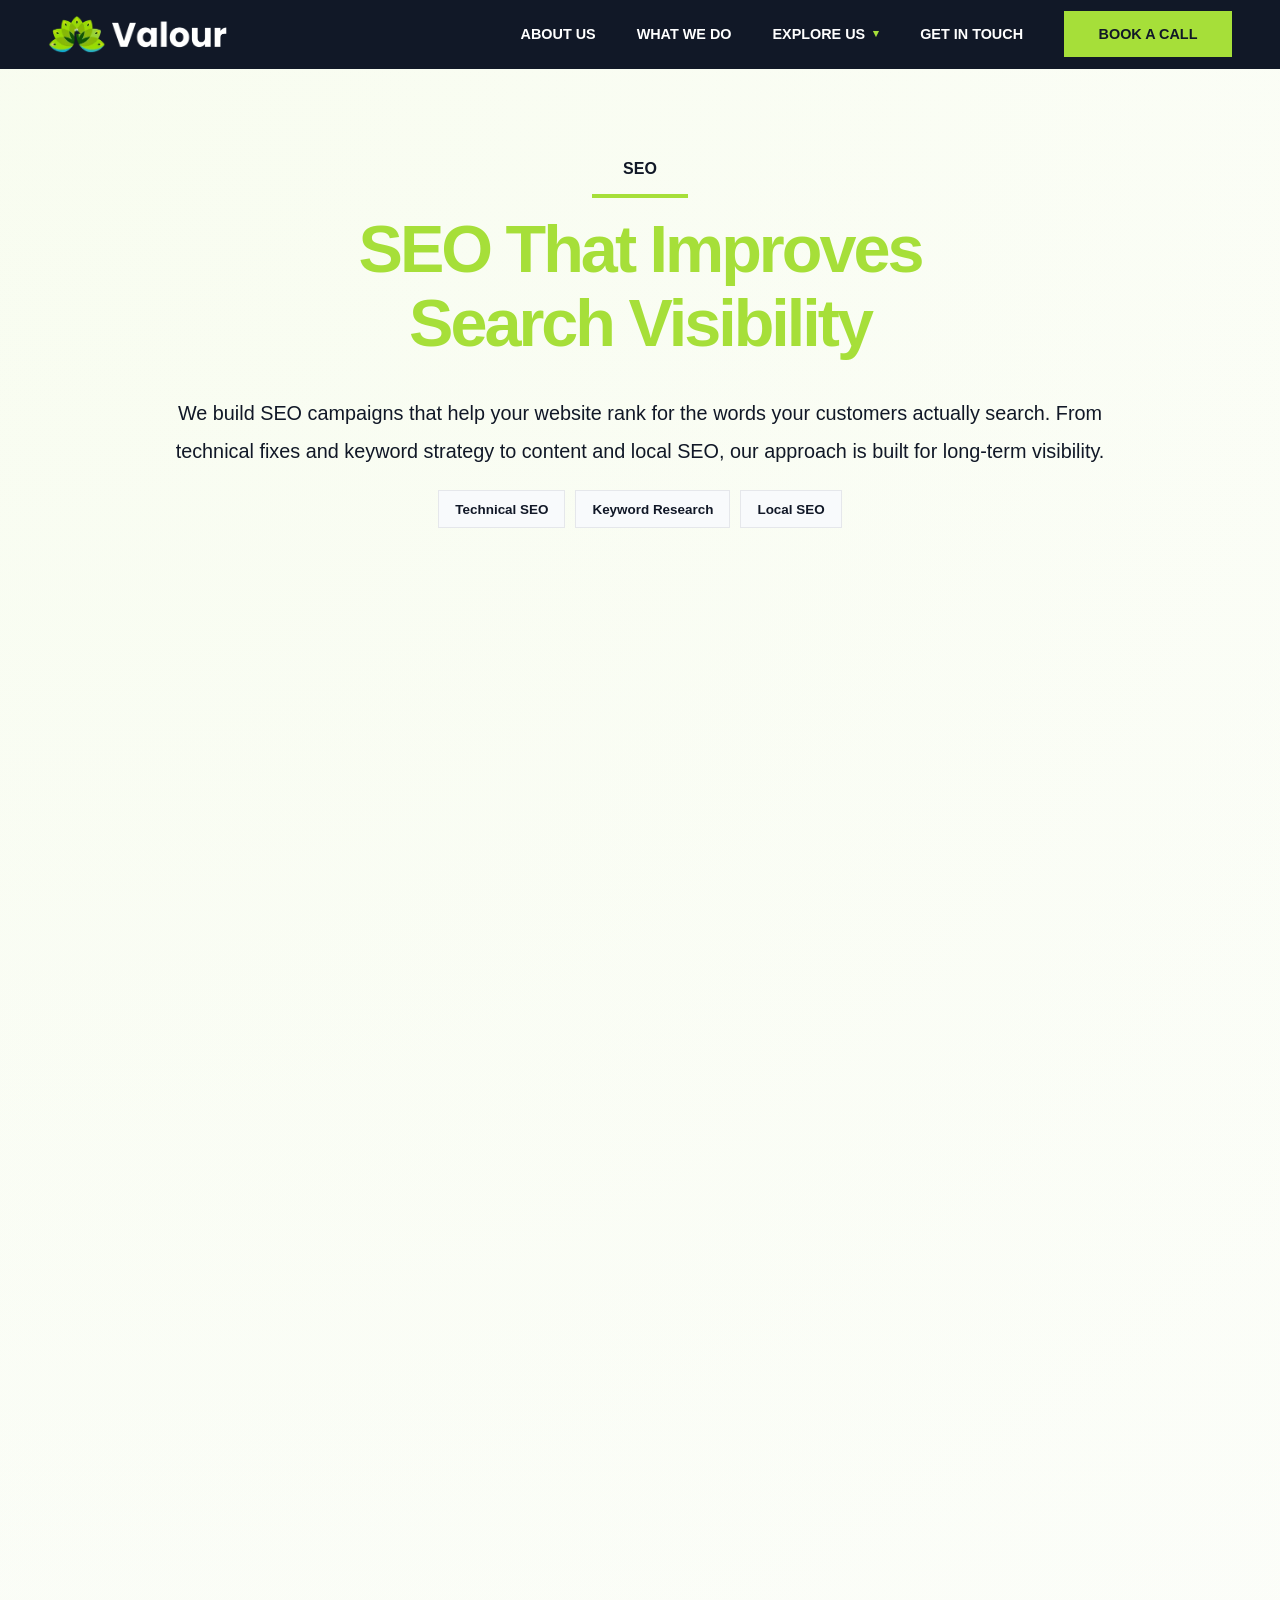
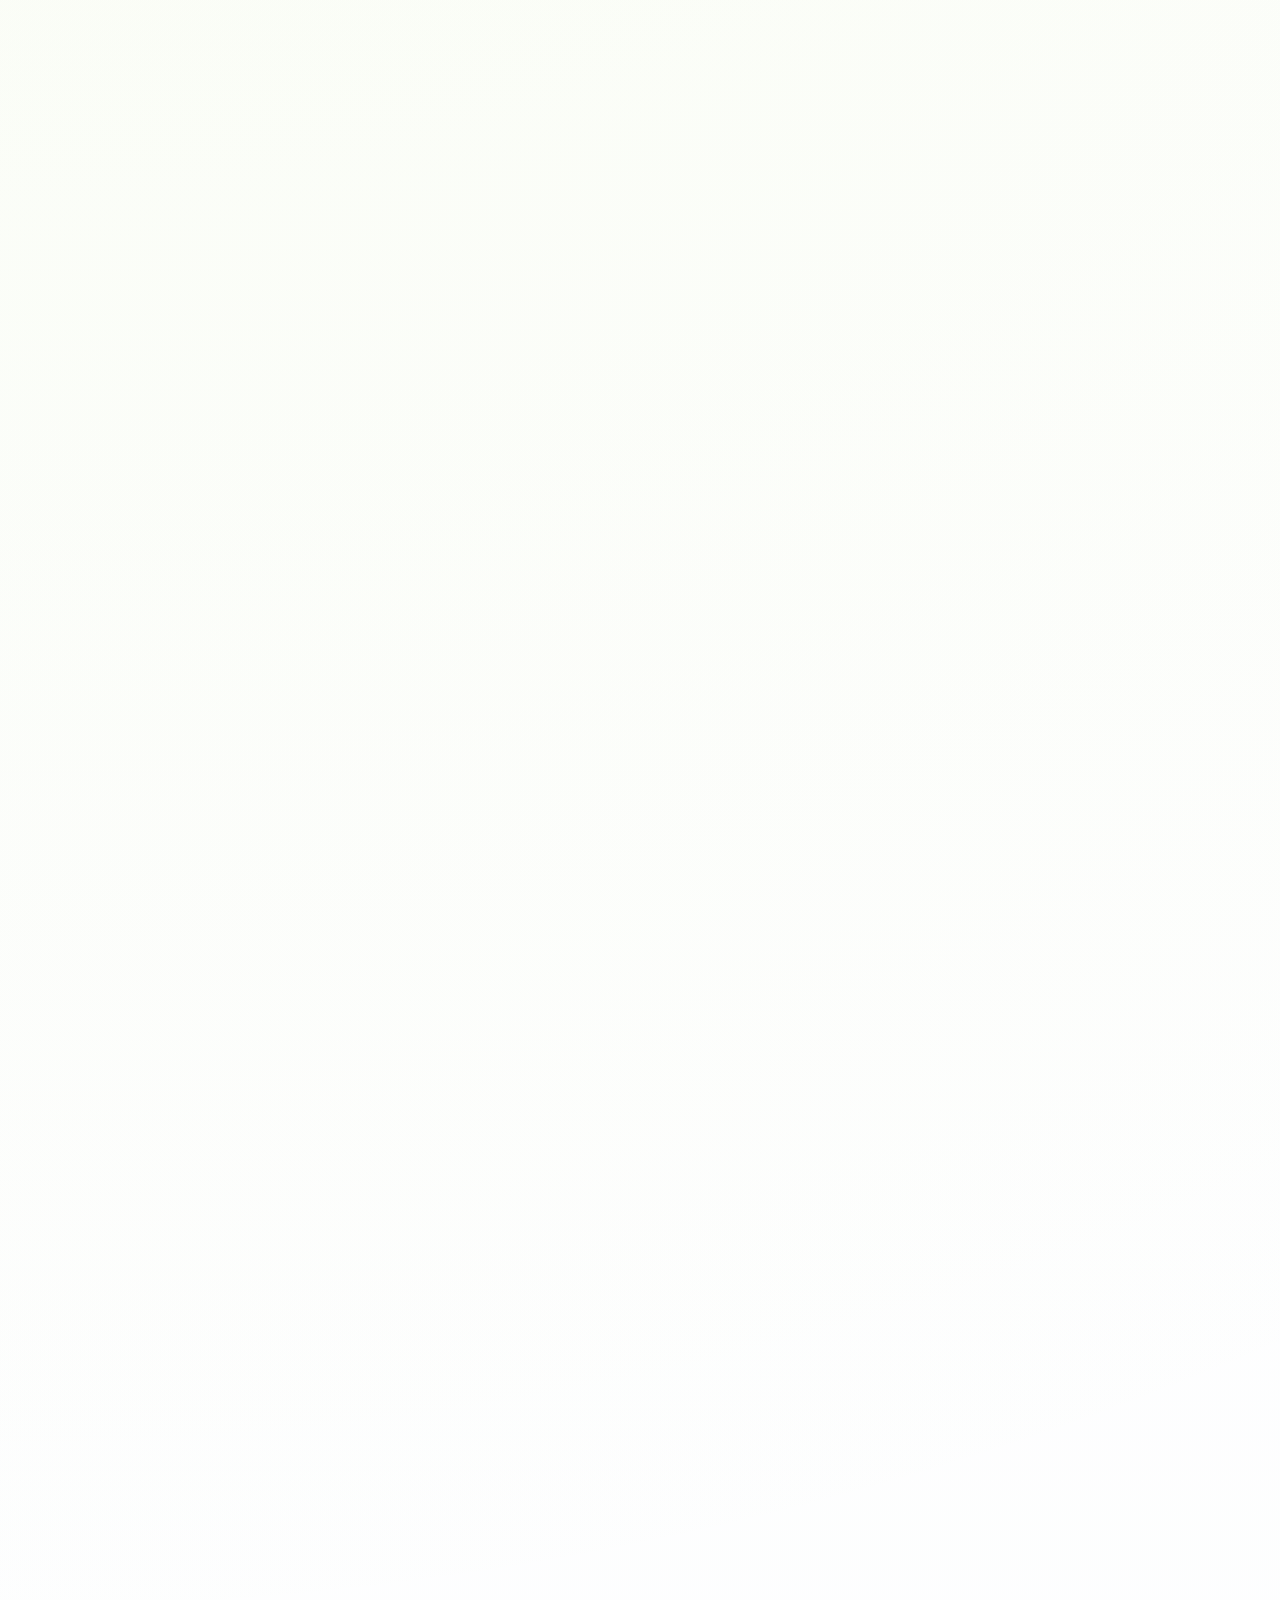
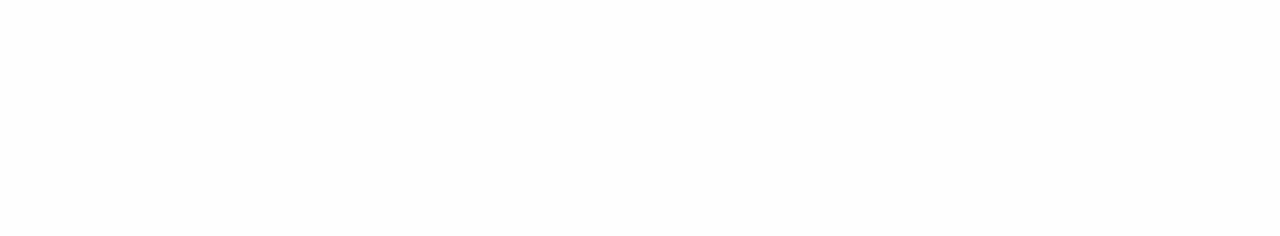
<file: seo-services/index.html>
﻿<!DOCTYPE html>
<html lang="en">
<head>
  <meta charset="UTF-8">
  <meta name="viewport" content="width=device-width, initial-scale=1.0">
  <title>SEO in Chennai | Valour Digital Agency</title>
  <meta name="description" content="SEO in Chennai from Valour Digital Agency for technical fixes, keyword research, on-page optimization, local growth, and AI-ready content.">
  <meta name="keywords" content="SEO services in Chennai, SEO agency Chennai, local SEO Chennai, technical SEO, keyword research, on-page SEO, off-page SEO, organic traffic growth, Google Business Profile optimization, search engine optimization Chennai, answer engine optimization, generative engine optimization, AI search visibility">
  <meta name="robots" content="index, follow, max-image-preview:large, max-snippet:-1, max-video-preview:-1">
  <meta name="author" content="Valour Digital Agency">
  <meta name="referrer" content="strict-origin-when-cross-origin">
  <meta name="theme-color" content="#111827">
  <link rel="canonical" href="https://www.valourdigitalagency.com/seo-services/">
  <link rel="icon" href="/assets/VALOUR%20LOGO/Valour-icon.png" type="image/png">
  <link rel="apple-touch-icon" href="/assets/VALOUR%20LOGO/Valour-icon.png">
  <link rel="manifest" href="/site.webmanifest">
  <link rel="alternate" type="text/plain" href="https://www.valourdigitalagency.com/llms.txt" title="Valour Digital Agency AI content guide">
  <link rel="stylesheet" href="../styles.min.css">
  <meta property="og:type" content="website">
  <meta property="og:title" content="SEO in Chennai | Valour Digital Agency">
  <meta property="og:description" content="SEO in Chennai from Valour Digital Agency for technical fixes, keyword research, on-page optimization, local growth, and AI-ready content.">
  <meta property="og:url" content="https://www.valourdigitalagency.com/seo-services/">
  <meta property="og:image" content="https://www.valourdigitalagency.com/assets/VALOUR%20LOGO/valour-og-image.webp">
  <meta name="twitter:card" content="summary_large_image">
  <meta name="twitter:title" content="SEO in Chennai | Valour Digital Agency">
  <meta name="twitter:description" content="SEO in Chennai from Valour Digital Agency for technical fixes, keyword research, on-page optimization, local growth, and AI-ready content.">
  <meta name="twitter:image" content="https://www.valourdigitalagency.com/assets/VALOUR%20LOGO/valour-og-image.webp">
    <script type="application/ld+json">
  {
    "@context": "https://schema.org",
    "@type": "Service",
    "name": "SEO That Improves Search Visibility",
    "serviceType": "SEO",
    "url": "https://www.valourdigitalagency.com/seo-services/",
    "provider": {
      "@type": "Organization",
      "name": "Valour Digital Agency",
      "url": "https://www.valourdigitalagency.com/",
      "logo": "https://www.valourdigitalagency.com/assets/VALOUR%20LOGO/Valour-logo.webp",
      "contactPoint": {
        "@type": "ContactPoint",
        "contactType": "customer service",
        "telephone": "+91 86674 39645",
        "email": "valourdigitalagency@gmail.com"
      }
    },
    "areaServed": {
      "@type": "City",
      "name": "Chennai"
    },
    "description": "SEO in Chennai from Valour Digital Agency, including technical SEO, keyword research, on-page optimization, content updates, and local search growth."
  }
  </script>

<!-- Clarity tracking code for https://www.valourdigitalagency.com/ -->
<script type="text/javascript">
    (function(c,l,a,r,i,t,y){
        c[a]=c[a]||function(){(c[a].q=c[a].q||[]).push(arguments)};
        t=l.createElement(r);t.async=1;t.src="https://www.clarity.ms/tag/"+i;
        y=l.getElementsByTagName(r)[0];y.parentNode.insertBefore(t,y);
    })(window, document, "clarity", "script", "xfz7nw0dxr");
</script>
</head>
<body class="service-page">
  <header class="site-header">
    <a class="brand" href="../#top">
      <img src="../assets/VALOUR LOGO/valour-header-logo-tight-420.webp" alt="Valour Digital Agency" class="brand-logo" width="420" height="87" decoding="async" fetchpriority="high">
    </a>
    <button class="menu-toggle" type="button" aria-label="Open menu" aria-expanded="false">
      <span></span>
      <span></span>
    </button>
    <nav class="site-nav" aria-label="Primary navigation">
      <a href="../#about">ABOUT US</a>
      <a href="../#services">WHAT WE DO</a>
      <div class="nav-dropdown">
        <button class="nav-dropdown-toggle" type="button" aria-expanded="false" aria-haspopup="true">
          EXPLORE US
        </button>
        <div class="nav-dropdown-menu" aria-label="Explore our services">
          <a href="../seo-services/">SEO</a>
          <a href="../web-design-services/">Website Design</a>
          <a href="../social-media-marketing/">Social Media Marketing</a>
          <a href="../google-ads-management/">Performance Marketing</a>
          <a href="../content-writing-services/">Content Writing</a>
          <a href="../graphic-design-services/">Graphic Design</a>
          <a href="../video-editing-services/">Video Editing</a>
          <a href="../photography-services/">Photography</a>
        </div>
      </div>
      <a href="../#contact">GET IN TOUCH</a>
      <a class="nav-call" href="https://wa.me/918667439645?text=I%20want%20to%20book%20a%20call%20with%20Valour%20Digital%20Agency" target="_blank" rel="nofollow noopener noreferrer">BOOK A CALL</a>
    </nav>
  </header>

  <main>
    <section class="service-hero section-pad">
      <div class="service-hero-grid service-hero-grid-centered">
        <div class="service-hero-copy service-hero-copy-centered reveal">
          <p class="kicker">SEO</p>
          <h1>SEO That Improves Search Visibility</h1>
          <p>We build SEO campaigns that help your website rank for the words your customers actually search. From technical fixes and keyword strategy to content and local SEO, our approach is built for long-term visibility.</p>
          <div class="service-badges service-badges-centered">
            <span>Technical SEO</span>
          <span>Keyword Research</span>
          <span>Local SEO</span>
          </div>
        </div>
      </div>
    </section>

    <section class="about section-pad" id="about">
      <div class="section-title reveal">
        <p>OVERVIEW</p>
        <h2><span>Why this service matters</span></h2>
      </div>
      <div class="about-text reveal">
        <p>SEO works best when every page clearly answers a real search need. We align your site structure, content, links, and metadata so Google can understand your pages and people can trust them.</p>
        <p>We focus on clear site structure, useful content, and measurable improvements so your pages earn stronger visibility over time.</p>
      </div>
    </section>

    <section class="service-section">
      <div class="section-title reveal">
        <p>BENEFITS</p>
        <h3>What you get</h3>
      </div>
      <div class="benefit-grid">
        <article class="benefit-card">
          <h3>Better rankings</h3>
          <p>Target the queries that matter most to your business with pages built around search intent.</p>
        </article>        <article class="benefit-card">
          <h3>More qualified traffic</h3>
          <p>Attract visitors who are already looking for the services you offer.</p>
        </article>        <article class="benefit-card">
          <h3>Stronger local presence</h3>
          <p>Improve visibility in India and nearby markets with local search signals.</p>
        </article>
      </div>
    </section>

    <section class="method section-pad">
      <div class="section-title reveal">
        <p>WHAT WE WILL DO</p>
        <h3>What we do for your brand</h3>
      </div>
      <div class="method-list">
        <article class="method-item reveal">
          <span>01</span>
          <h3>Audit</h3>
          <p>We review the site structure, indexation, speed, content, and technical issues.</p>
        </article>
        <article class="method-item reveal">
          <span>02</span>
          <h3>Research</h3>
          <p>We find the best keywords, competitors, and content opportunities.</p>
        </article>
        <article class="method-item reveal">
          <span>03</span>
          <h3>Optimize</h3>
          <p>We improve pages, metadata, links, internal structure, and schema.</p>
        </article>
        <article class="method-item reveal">
          <span>04</span>
          <h3>Track</h3>
          <p>We monitor rankings, traffic, conversions, and search console signals.</p>
        </article>
      </div>
    </section>

    <section class="contact section-pad">
      <div class="contact-head reveal">
        <p>READY TO START?</p>
        <h3>Need SEO help for your business?</h3>
        <span>Let us review your website and build a search plan that brings in more relevant traffic.</span>
      </div>
    </section>
  </main>

  <footer class="footer section-pad">
    <div class="footer-grid">
      <div class="footer-brand">
        <img src="../assets/VALOUR LOGO/Valour-logo.webp" alt="Valour Digital Agency" class="footer-logo" width="190" height="172" loading="lazy" decoding="async">
        <p>We help businesses scale with data-driven digital marketing strategies that deliver measurable results.</p>
        <div class="socials">
          <a href="https://www.facebook.com/share/1DjDntTMdN/" target="_blank" rel="nofollow noopener noreferrer" aria-label="Valour Digital Agency on Facebook"><svg viewBox="0 0 24 24" aria-hidden="true"><path d="M14 8.25h2.45V4.18c-.42-.06-1.86-.18-3.54-.18-3.5 0-5.9 2.08-5.9 5.9v3.33H3.05v4.55h3.96V24h4.86v-6.22h3.8l.6-4.55h-4.4V10.35c0-1.32.38-2.1 2.13-2.1Z"/></svg></a>
          <a href="https://www.linkedin.com/company/valour-digitalagency/" target="_blank" rel="nofollow noopener noreferrer" aria-label="Valour Digital Agency on LinkedIn"><svg viewBox="0 0 24 24" aria-hidden="true"><path d="M5.37 24H.4V7.98h4.97V24ZM2.88 5.79A2.89 2.89 0 1 1 2.88 0a2.89 2.89 0 0 1 0 5.79ZM24 24h-4.96v-7.8c0-1.86-.04-4.25-2.59-4.25-2.59 0-2.99 2.02-2.99 4.11V24H8.5V7.98h4.76v2.19h.07c.66-1.25 2.28-2.58 4.7-2.58 5.02 0 5.97 3.31 5.97 7.61V24Z"/></svg></a>
          <a href="https://www.instagram.com/valour_digital_agency" target="_blank" rel="nofollow noopener noreferrer" aria-label="Valour Digital Agency on Instagram"><svg viewBox="0 0 24 24" aria-hidden="true"><path d="M12 2.16c3.2 0 3.58.01 4.85.07 1.17.05 1.8.25 2.22.41.56.22.96.48 1.38.9.42.42.68.82.9 1.38.16.42.36 1.05.41 2.22.06 1.27.07 1.65.07 4.85s-.01 3.58-.07 4.85c-.05 1.17-.25 1.8-.41 2.22a3.7 3.7 0 0 1-.9 1.38 3.7 3.7 0 0 1-1.38.9c-.42.16-1.05.36-2.22.41-1.27.06-1.65.07-4.85.07s-3.58-.01-4.85-.07c-1.17-.05-1.8-.25-2.22-.41a3.7 3.7 0 0 1-1.38-.9 3.7 3.7 0 0 1-.9-1.38c-.16-.42-.36-1.05-.41-2.22-.06-1.27-.07-1.65-.07-4.85s.01-3.58.07-4.85c.05-1.17.25-1.8.41-2.22.22-.56.48-.96.9-1.38.42-.42.82-.68 1.38-.9.42-.16 1.05-.36 2.22-.41 1.27-.06 1.65-.07 4.85-.07ZM12 0C8.74 0 8.33.01 7.05.07 5.77.13 4.9.33 4.14.63c-.79.31-1.46.72-2.13 1.39A5.88 5.88 0 0 0 .63 4.14C.33 4.9.13 5.77.07 7.05.01 8.33 0 8.74 0 12s.01 3.67.07 4.95c.06 1.28.26 2.15.56 2.91.31.79.72 1.46 1.39 2.13.67.67 1.34 1.08 2.13 1.39.76.3 1.63.5 2.91.56 1.28.06 1.69.07 4.95.07s3.67-.01 4.95-.07c1.28-.06 2.15-.26 2.91-.56.79-.31 1.46-.72 2.13-1.39.67-.67 1.08-1.34 1.39-2.13.3-.76.5-1.63.56-2.91.06-1.28.07-1.69.07-4.95s-.01-3.67-.07-4.95c-.06-1.28-.26-2.15-.56-2.91a5.88 5.88 0 0 0-1.39-2.13A5.88 5.88 0 0 0 19.86.63c-.76-.3-1.63-.5-2.91-.56C15.67.01 15.26 0 12 0Zm0 5.84a6.16 6.16 0 1 0 0 12.32 6.16 6.16 0 0 0 0-12.32ZM12 16a4 4 0 1 1 0-8.01 4 4 0 0 1 0 8.01Zm6.4-11.85a1.44 1.44 0 1 0 0 2.88 1.44 1.44 0 0 0 0-2.88Z"/></svg></a>
          <a href="https://wa.me/918667439645" target="_blank" rel="nofollow noopener noreferrer" aria-label="Valour Digital Agency on WhatsApp"><svg viewBox="0 0 24 24" aria-hidden="true"><path d="M20.52 3.48A11.8 11.8 0 0 0 12.1 0C5.55 0 .22 5.32.22 11.87c0 2.09.55 4.14 1.59 5.94L.12 24l6.34-1.66a11.9 11.9 0 0 0 5.64 1.43h.01c6.55 0 11.88-5.32 11.88-11.87 0-3.18-1.24-6.16-3.47-8.42Zm-8.41 18.28h-.01a9.86 9.86 0 0 1-5.02-1.37l-.36-.21-3.76.99 1-3.66-.24-.38a9.84 9.84 0 0 1-1.51-5.25C2.21 6.43 6.65 2 12.1 2a9.82 9.82 0 0 1 6.99 2.9 9.8 9.8 0 0 1 2.9 7c0 5.44-4.43 9.86-9.88 9.86Zm5.42-7.38c-.3-.15-1.76-.87-2.03-.97-.27-.1-.47-.15-.67.15-.2.3-.77.97-.94 1.17-.17.2-.35.22-.64.07-.3-.15-1.25-.46-2.38-1.47-.88-.78-1.47-1.75-1.64-2.04-.17-.3-.02-.46.13-.61.13-.13.3-.35.45-.52.15-.17.2-.3.3-.5.1-.2.05-.37-.03-.52-.07-.15-.67-1.62-.92-2.22-.24-.58-.49-.5-.67-.51h-.57c-.2 0-.52.07-.79.37-.27.3-1.04 1.02-1.04 2.48s1.07 2.87 1.22 3.07c.15.2 2.1 3.2 5.08 4.49.71.31 1.26.49 1.69.63.71.23 1.36.2 1.88.12.57-.09 1.76-.72 2.01-1.42.25-.7.25-1.3.17-1.42-.07-.13-.27-.2-.57-.35Z"/></svg></a>
        </div>
      </div>
      <div class="footer-col">
        <h3>Quick Links</h3>
        <a href="../">Home</a>
        <a href="../#about">About Us</a>
        <a href="../#contact">Contact</a>
        <a href="../#services">Services</a>
      </div>
                              <div class="footer-col">
        <h3>Our Services</h3>
        <a href="../seo-services/">SEO</a>
        <a href="../web-design-services/">Website Design</a>
        <a href="../social-media-marketing/">Social Media Marketing</a>
        <a href="../google-ads-management/">Performance Marketing</a>
        <a href="../content-writing-services/">Content Writing</a>
        <a href="../graphic-design-services/">Graphic Design</a>
        <a href="../video-editing-services/">Video Editing</a>
        <a href="../photography-services/">Photography</a>
      </div>
      <div class="footer-col footer-contact">
        <h3>Contact Info</h3>
        <a href="tel:+918667439645"><span>Phone</span><strong>+91 86674 39645</strong></a>
        <a href="mailto:valourdigitalagency@gmail.com"><span>Email</span><strong>valourdigitalagency@gmail.com</strong></a>
        <p><span>Place</span><strong>Chennai, India</strong></p>
        <a href="https://www.instagram.com/valour_digital_agency" target="_blank" rel="nofollow noopener noreferrer"><span>Instagram</span><strong>@valour_digital_agency</strong></a>
        <a href="https://www.facebook.com/share/1DjDntTMdN/" target="_blank" rel="nofollow noopener noreferrer"><span>Facebook</span><strong>Valour Digital Agency</strong></a>
        <a href="https://www.linkedin.com/company/valour-digitalagency/" target="_blank" rel="nofollow noopener noreferrer"><span>LinkedIn</span><strong>Valour Digital Agency</strong></a>
      </div>
    </div>
    <div class="footer-bottom">
      <p>&copy; 2026 VALOUR DIGITAL AGENCY - All Rights Reserved.</p>
      <div>
        <a href="../#top">Privacy Policy</a>
        <a href="../#top">Terms of Service</a>
        <a href="../#top">Cookie Policy</a>
        <a class="back-to-top" href="../#top" aria-label="Back to top">&uarr;</a>
      </div>
    </div>
  </footer>
  <script src="../script.min.js" defer></script>
</body>
</html>
</file>
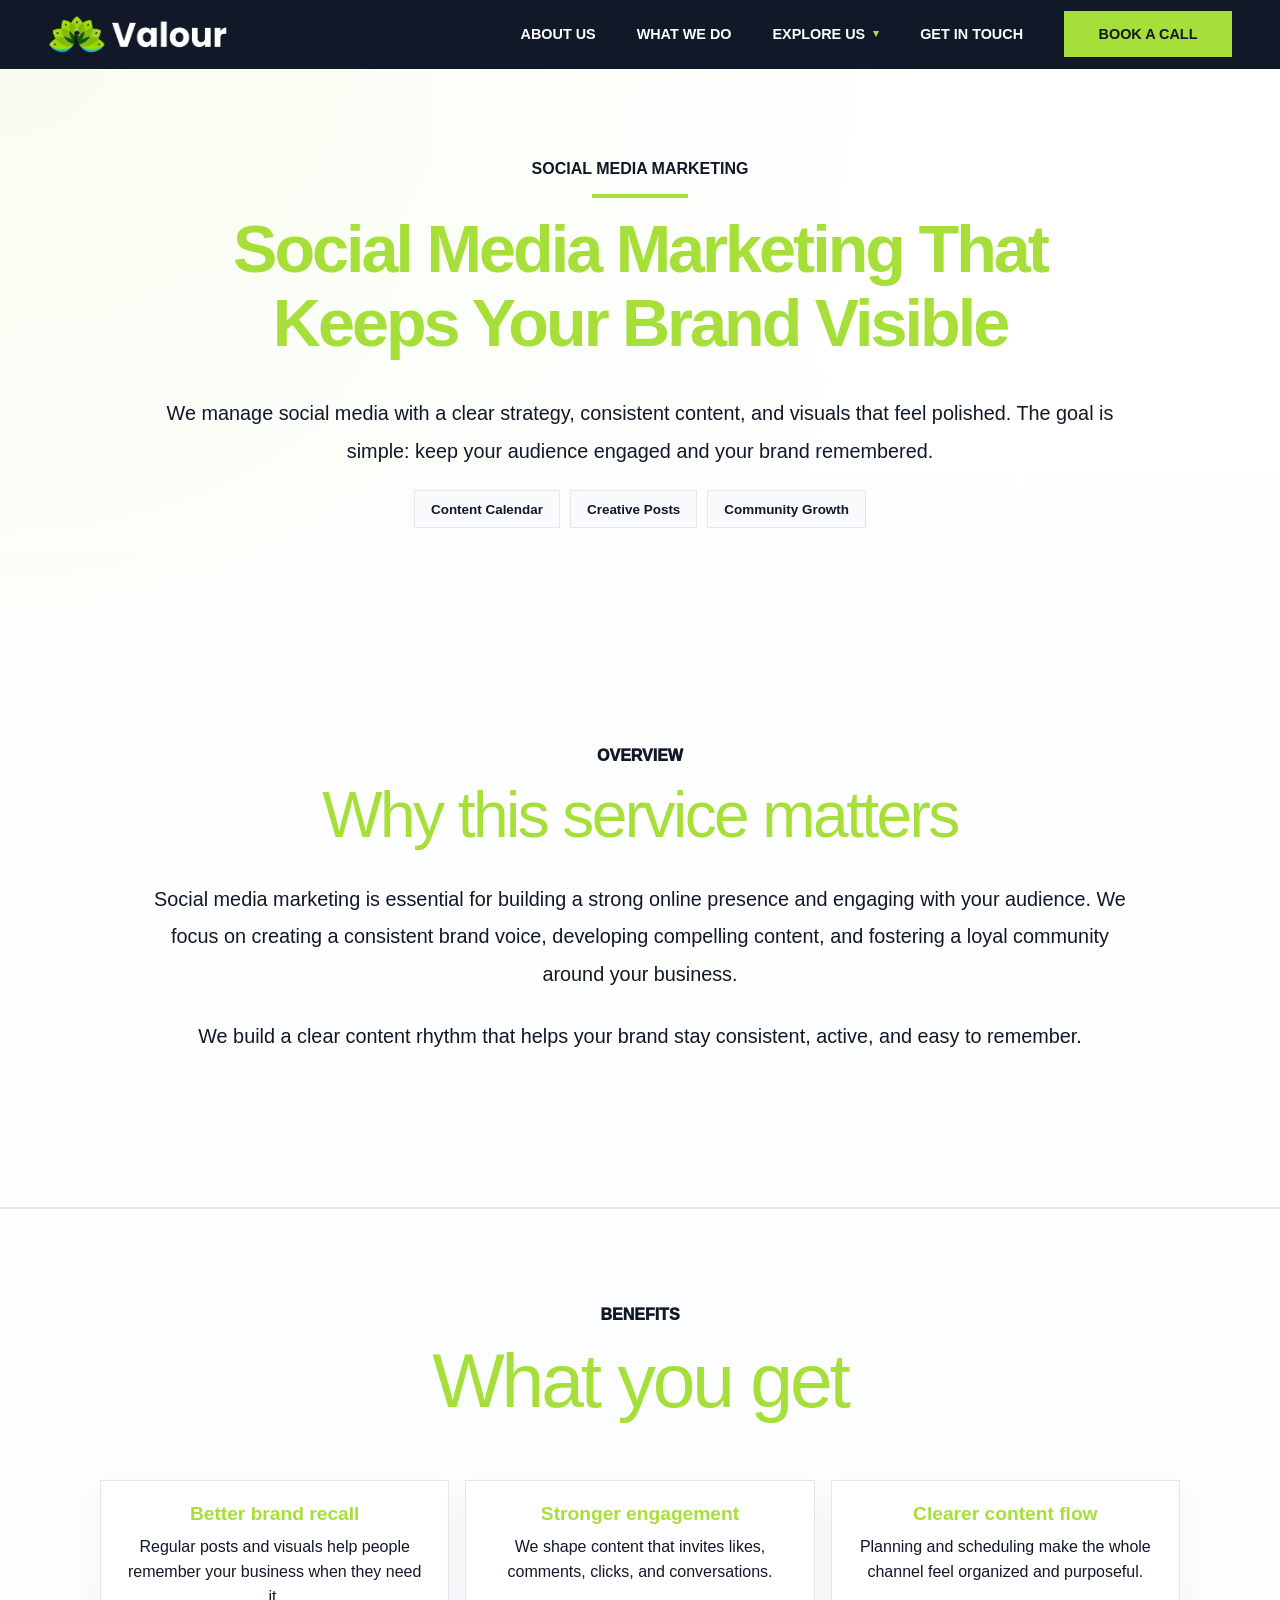
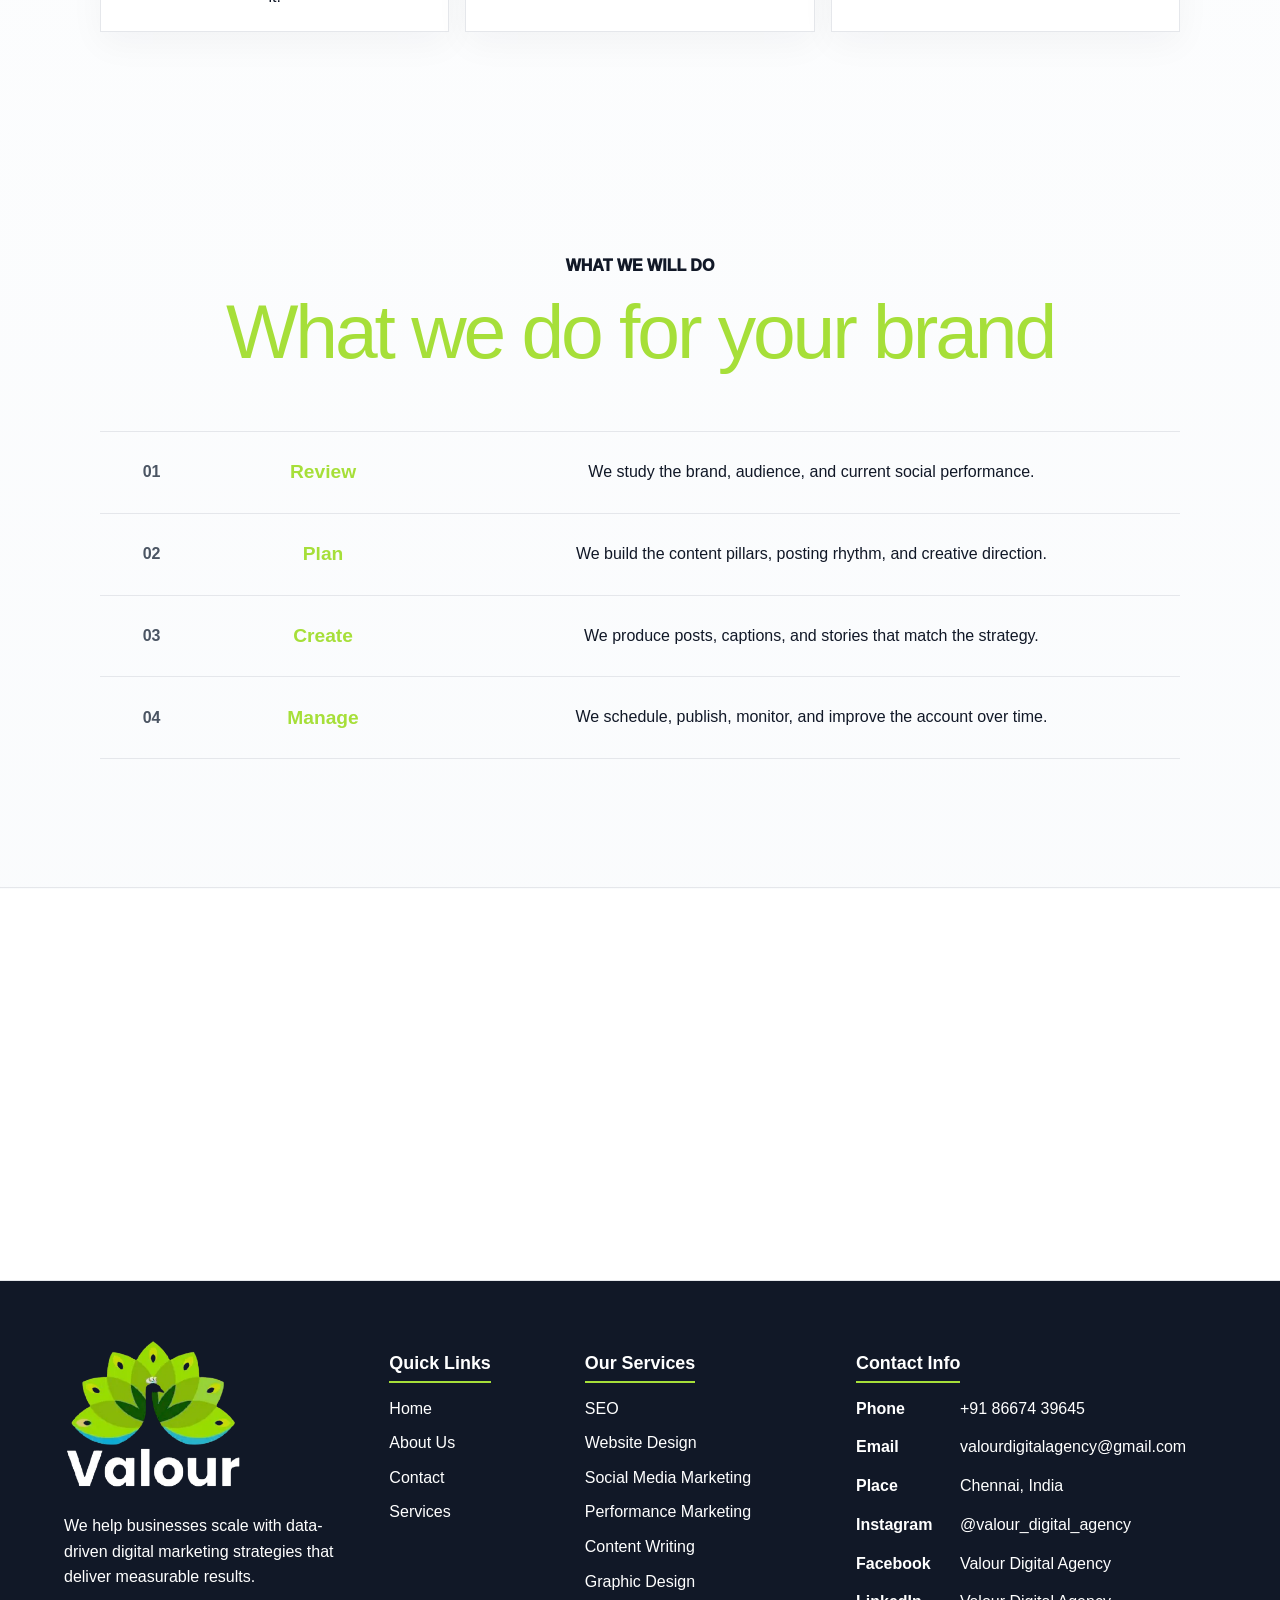
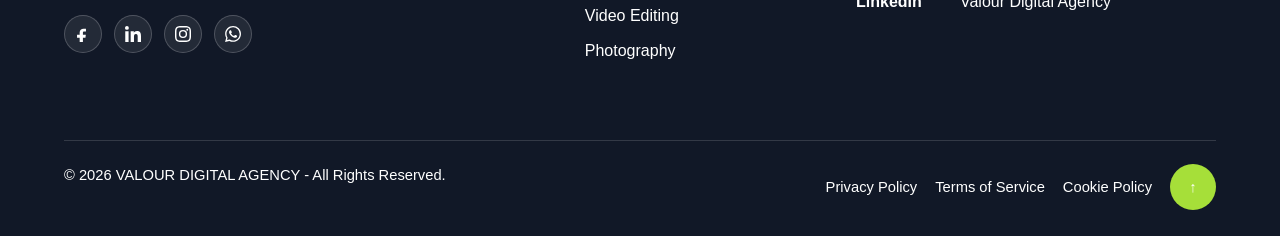
<file: social-media-marketing/index.html>
﻿<!DOCTYPE html>
<html lang="en">
<head>
  <meta charset="UTF-8">
  <meta name="viewport" content="width=device-width, initial-scale=1.0">
  <title>Social Media Marketing in Chennai | Valour Digital Agency</title>
  <meta name="description" content="Social media marketing in Chennai from Valour Digital Agency for strategy, content calendars, creatives, captions, LinkedIn management, and growth.">
  <meta name="keywords" content="social media marketing Chennai, social media agency Chennai, Instagram management Chennai, Facebook management Chennai, LinkedIn management Chennai, social media strategy, content calendar, community growth, social media management, audience engagement Chennai">
  <meta name="robots" content="index, follow, max-image-preview:large, max-snippet:-1, max-video-preview:-1">
  <meta name="author" content="Valour Digital Agency">
  <meta name="referrer" content="strict-origin-when-cross-origin">
  <meta name="theme-color" content="#111827">
  <link rel="canonical" href="https://www.valourdigitalagency.com/social-media-marketing/">
  <link rel="icon" href="/assets/VALOUR%20LOGO/Valour-icon.png" type="image/png">
  <link rel="apple-touch-icon" href="/assets/VALOUR%20LOGO/Valour-icon.png">
  <link rel="manifest" href="/site.webmanifest">
  <link rel="alternate" type="text/plain" href="https://www.valourdigitalagency.com/llms.txt" title="Valour Digital Agency AI content guide">
  <link rel="stylesheet" href="../styles.min.css">
  <meta property="og:type" content="website">
  <meta property="og:title" content="Social Media Marketing in Chennai | Valour Digital Agency">
  <meta property="og:description" content="Social media marketing in Chennai from Valour Digital Agency for strategy, content calendars, creatives, captions, LinkedIn management, and growth.">
  <meta property="og:url" content="https://www.valourdigitalagency.com/social-media-marketing/">
  <meta property="og:image" content="https://www.valourdigitalagency.com/assets/VALOUR%20LOGO/valour-og-image.webp">
  <meta name="twitter:card" content="summary_large_image">
  <meta name="twitter:title" content="Social Media Marketing in Chennai | Valour Digital Agency">
  <meta name="twitter:description" content="Social media marketing in Chennai from Valour Digital Agency for strategy, content calendars, creatives, captions, LinkedIn management, and growth.">
  <meta name="twitter:image" content="https://www.valourdigitalagency.com/assets/VALOUR%20LOGO/valour-og-image.webp">
    <script type="application/ld+json">
  {
    "@context": "https://schema.org",
    "@type": "Service",
    "name": "Social Media Marketing for Consistent Brand Growth",
    "serviceType": "Social Media Marketing",
    "url": "https://www.valourdigitalagency.com/social-media-marketing/",
    "provider": {
      "@type": "Organization",
      "name": "Valour Digital Agency",
      "url": "https://www.valourdigitalagency.com/",
      "logo": "https://www.valourdigitalagency.com/assets/VALOUR%20LOGO/Valour-logo.webp",
      "contactPoint": {
        "@type": "ContactPoint",
        "contactType": "customer service",
        "telephone": "+91 86674 39645",
        "email": "valourdigitalagency@gmail.com"
      }
    },
    "areaServed": {
      "@type": "City",
      "name": "Chennai"
    },
    "description": "Social media marketing services in Chennai from Valour Digital Agency for content planning, engagement, brand visibility, and audience growth."
  }
  </script>

<!-- Clarity tracking code for https://www.valourdigitalagency.com/ -->
<script type="text/javascript">
    (function(c,l,a,r,i,t,y){
        c[a]=c[a]||function(){(c[a].q=c[a].q||[]).push(arguments)};
        t=l.createElement(r);t.async=1;t.src="https://www.clarity.ms/tag/"+i;
        y=l.getElementsByTagName(r)[0];y.parentNode.insertBefore(t,y);
    })(window, document, "clarity", "script", "xfz7nw0dxr");
</script>
</head>
<body class="service-page">
  <header class="site-header">
    <a class="brand" href="../#top">
      <img src="../assets/VALOUR LOGO/valour-header-logo-tight-420.webp" alt="Valour Digital Agency" class="brand-logo" width="420" height="87" decoding="async" fetchpriority="high">
    </a>
    <button class="menu-toggle" type="button" aria-label="Open menu" aria-expanded="false">
      <span></span>
      <span></span>
    </button>
    <nav class="site-nav" aria-label="Primary navigation">
      <a href="../#about">ABOUT US</a>
      <a href="../#services">WHAT WE DO</a>
      <div class="nav-dropdown">
        <button class="nav-dropdown-toggle" type="button" aria-expanded="false" aria-haspopup="true">
          EXPLORE US
        </button>
        <div class="nav-dropdown-menu" aria-label="Explore our services">
          <a href="../seo-services/">SEO</a>
          <a href="../web-design-services/">Website Design</a>
          <a href="../social-media-marketing/">Social Media Marketing</a>
          <a href="../google-ads-management/">Performance Marketing</a>
          <a href="../content-writing-services/">Content Writing</a>
          <a href="../graphic-design-services/">Graphic Design</a>
          <a href="../video-editing-services/">Video Editing</a>
          <a href="../photography-services/">Photography</a>
        </div>
      </div>
      <a href="../#contact">GET IN TOUCH</a>
      <a class="nav-call" href="https://wa.me/918667439645?text=I%20want%20to%20book%20a%20call%20with%20Valour%20Digital%20Agency" target="_blank" rel="nofollow noopener noreferrer">BOOK A CALL</a>
    </nav>
  </header>

  <main>
    <section class="service-hero section-pad">
      <div class="service-hero-grid service-hero-grid-centered">
        <div class="service-hero-copy service-hero-copy-centered reveal">
          <p class="kicker">SOCIAL MEDIA MARKETING</p>
          <h1>Social Media Marketing That Keeps Your Brand Visible</h1>
          <p>We manage social media with a clear strategy, consistent content, and visuals that feel polished. The goal is simple: keep your audience engaged and your brand remembered.</p>
          <div class="service-badges service-badges-centered">
            <span>Content Calendar</span>
          <span>Creative Posts</span>
          <span>Community Growth</span>
          </div>
        </div>
      </div>
    </section>

    <section class="about section-pad" id="about">
      <div class="section-title reveal">
        <p>OVERVIEW</p>
        <h2><span>Why this service matters</span></h2>
      </div>
      <div class="about-text reveal">
        <p>Social media marketing is essential for building a strong online presence and engaging with your audience. We focus on creating a consistent brand voice, developing compelling content, and fostering a loyal community around your business.</p>
        <p>We build a clear content rhythm that helps your brand stay consistent, active, and easy to remember.</p>
      </div>
    </section>


    <section class="service-section">
      <div class="section-title reveal">
        <p>BENEFITS</p>
        <h3>What you get</h3>
      </div>
      <div class="benefit-grid">
        <article class="benefit-card">
          <h3>Better brand recall</h3>
          <p>Regular posts and visuals help people remember your business when they need it.</p>
        </article>        <article class="benefit-card">
          <h3>Stronger engagement</h3>
          <p>We shape content that invites likes, comments, clicks, and conversations.</p>
        </article>        <article class="benefit-card">
          <h3>Clearer content flow</h3>
          <p>Planning and scheduling make the whole channel feel organized and purposeful.</p>
        </article>
      </div>
    </section>

    <section class="method section-pad">
      <div class="section-title reveal">
        <p>WHAT WE WILL DO</p>
        <h3>What we do for your brand</h3>
      </div>
      <div class="method-list">
        <article class="method-item reveal">
          <span>01</span>
          <h3>Review</h3>
          <p>We study the brand, audience, and current social performance.</p>
        </article>
        <article class="method-item reveal">
          <span>02</span>
          <h3>Plan</h3>
          <p>We build the content pillars, posting rhythm, and creative direction.</p>
        </article>
        <article class="method-item reveal">
          <span>03</span>
          <h3>Create</h3>
          <p>We produce posts, captions, and stories that match the strategy.</p>
        </article>
        <article class="method-item reveal">
          <span>04</span>
          <h3>Manage</h3>
          <p>We schedule, publish, monitor, and improve the account over time.</p>
        </article>
      </div>
    </section>

    <section class="contact section-pad">
      <div class="contact-head reveal">
        <p>READY TO START?</p>
        <h3>Want a more consistent social presence?</h3>
        <span>Letâ€™s build a social plan that looks professional and keeps your brand active.</span>
      </div>
    </section>
  </main>

  <footer class="footer section-pad">
    <div class="footer-grid">
      <div class="footer-brand">
        <img src="../assets/VALOUR LOGO/Valour-logo.webp" alt="Valour Digital Agency" class="footer-logo" width="190" height="172" loading="lazy" decoding="async">
        <p>We help businesses scale with data-driven digital marketing strategies that deliver measurable results.</p>
        <div class="socials">
          <a href="https://www.facebook.com/share/1DjDntTMdN/" target="_blank" rel="nofollow noopener noreferrer" aria-label="Valour Digital Agency on Facebook"><svg viewBox="0 0 24 24" aria-hidden="true"><path d="M14 8.25h2.45V4.18c-.42-.06-1.86-.18-3.54-.18-3.5 0-5.9 2.08-5.9 5.9v3.33H3.05v4.55h3.96V24h4.86v-6.22h3.8l.6-4.55h-4.4V10.35c0-1.32.38-2.1 2.13-2.1Z"/></svg></a>
          <a href="https://www.linkedin.com/company/valour-digitalagency/" target="_blank" rel="nofollow noopener noreferrer" aria-label="Valour Digital Agency on LinkedIn"><svg viewBox="0 0 24 24" aria-hidden="true"><path d="M5.37 24H.4V7.98h4.97V24ZM2.88 5.79A2.89 2.89 0 1 1 2.88 0a2.89 2.89 0 0 1 0 5.79ZM24 24h-4.96v-7.8c0-1.86-.04-4.25-2.59-4.25-2.59 0-2.99 2.02-2.99 4.11V24H8.5V7.98h4.76v2.19h.07c.66-1.25 2.28-2.58 4.7-2.58 5.02 0 5.97 3.31 5.97 7.61V24Z"/></svg></a>
          <a href="https://www.instagram.com/valour_digital_agency" target="_blank" rel="nofollow noopener noreferrer" aria-label="Valour Digital Agency on Instagram"><svg viewBox="0 0 24 24" aria-hidden="true"><path d="M12 2.16c3.2 0 3.58.01 4.85.07 1.17.05 1.8.25 2.22.41.56.22.96.48 1.38.9.42.42.68.82.9 1.38.16.42.36 1.05.41 2.22.06 1.27.07 1.65.07 4.85s-.01 3.58-.07 4.85c-.05 1.17-.25 1.8-.41 2.22a3.7 3.7 0 0 1-.9 1.38 3.7 3.7 0 0 1-1.38.9c-.42.16-1.05.36-2.22.41-1.27.06-1.65.07-4.85.07s-3.58-.01-4.85-.07c-1.17-.05-1.8-.25-2.22-.41a3.7 3.7 0 0 1-1.38-.9 3.7 3.7 0 0 1-.9-1.38c-.16-.42-.36-1.05-.41-2.22-.06-1.27-.07-1.65-.07-4.85s.01-3.58.07-4.85c.05-1.17.25-1.8.41-2.22.22-.56.48-.96.9-1.38.42-.42.82-.68 1.38-.9.42-.16 1.05-.36 2.22-.41 1.27-.06 1.65-.07 4.85-.07ZM12 0C8.74 0 8.33.01 7.05.07 5.77.13 4.9.33 4.14.63c-.79.31-1.46.72-2.13 1.39A5.88 5.88 0 0 0 .63 4.14C.33 4.9.13 5.77.07 7.05.01 8.33 0 8.74 0 12s.01 3.67.07 4.95c.06 1.28.26 2.15.56 2.91.31.79.72 1.46 1.39 2.13.67.67 1.34 1.08 2.13 1.39.76.3 1.63.5 2.91.56 1.28.06 1.69.07 4.95.07s3.67-.01 4.95-.07c1.28-.06 2.15-.26 2.91-.56.79-.31 1.46-.72 2.13-1.39.67-.67 1.08-1.34 1.39-2.13.3-.76.5-1.63.56-2.91.06-1.28.07-1.69.07-4.95s-.01-3.67-.07-4.95c-.06-1.28-.26-2.15-.56-2.91a5.88 5.88 0 0 0-1.39-2.13A5.88 5.88 0 0 0 19.86.63c-.76-.3-1.63-.5-2.91-.56C15.67.01 15.26 0 12 0Zm0 5.84a6.16 6.16 0 1 0 0 12.32 6.16 6.16 0 0 0 0-12.32ZM12 16a4 4 0 1 1 0-8.01 4 4 0 0 1 0 8.01Zm6.4-11.85a1.44 1.44 0 1 0 0 2.88 1.44 1.44 0 0 0 0-2.88Z"/></svg></a>
          <a href="https://wa.me/918667439645" target="_blank" rel="nofollow noopener noreferrer" aria-label="Valour Digital Agency on WhatsApp"><svg viewBox="0 0 24 24" aria-hidden="true"><path d="M20.52 3.48A11.8 11.8 0 0 0 12.1 0C5.55 0 .22 5.32.22 11.87c0 2.09.55 4.14 1.59 5.94L.12 24l6.34-1.66a11.9 11.9 0 0 0 5.64 1.43h.01c6.55 0 11.88-5.32 11.88-11.87 0-3.18-1.24-6.16-3.47-8.42Zm-8.41 18.28h-.01a9.86 9.86 0 0 1-5.02-1.37l-.36-.21-3.76.99 1-3.66-.24-.38a9.84 9.84 0 0 1-1.51-5.25C2.21 6.43 6.65 2 12.1 2a9.82 9.82 0 0 1 6.99 2.9 9.8 9.8 0 0 1 2.9 7c0 5.44-4.43 9.86-9.88 9.86Zm5.42-7.38c-.3-.15-1.76-.87-2.03-.97-.27-.1-.47-.15-.67.15-.2.3-.77.97-.94 1.17-.17.2-.35.22-.64.07-.3-.15-1.25-.46-2.38-1.47-.88-.78-1.47-1.75-1.64-2.04-.17-.3-.02-.46.13-.61.13-.13.3-.35.45-.52.15-.17.2-.3.3-.5.1-.2.05-.37-.03-.52-.07-.15-.67-1.62-.92-2.22-.24-.58-.49-.5-.67-.51h-.57c-.2 0-.52.07-.79.37-.27.3-1.04 1.02-1.04 2.48s1.07 2.87 1.22 3.07c.15.2 2.1 3.2 5.08 4.49.71.31 1.26.49 1.69.63.71.23 1.36.2 1.88.12.57-.09 1.76-.72 2.01-1.42.25-.7.25-1.3.17-1.42-.07-.13-.27-.2-.57-.35Z"/></svg></a>
        </div>
      </div>
      <div class="footer-col">
        <h3>Quick Links</h3>
        <a href="../">Home</a>
        <a href="../#about">About Us</a>
        <a href="../#contact">Contact</a>
        <a href="../#services">Services</a>
      </div>
                              <div class="footer-col">
        <h3>Our Services</h3>
        <a href="../seo-services/">SEO</a>
        <a href="../web-design-services/">Website Design</a>
        <a href="../social-media-marketing/">Social Media Marketing</a>
        <a href="../google-ads-management/">Performance Marketing</a>
        <a href="../content-writing-services/">Content Writing</a>
        <a href="../graphic-design-services/">Graphic Design</a>
        <a href="../video-editing-services/">Video Editing</a>
        <a href="../photography-services/">Photography</a>
      </div>
      <div class="footer-col footer-contact">
        <h3>Contact Info</h3>
        <a href="tel:+918667439645"><span>Phone</span><strong>+91 86674 39645</strong></a>
        <a href="mailto:valourdigitalagency@gmail.com"><span>Email</span><strong>valourdigitalagency@gmail.com</strong></a>
        <p><span>Place</span><strong>Chennai, India</strong></p>
        <a href="https://www.instagram.com/valour_digital_agency" target="_blank" rel="nofollow noopener noreferrer"><span>Instagram</span><strong>@valour_digital_agency</strong></a>
        <a href="https://www.facebook.com/share/1DjDntTMdN/" target="_blank" rel="nofollow noopener noreferrer"><span>Facebook</span><strong>Valour Digital Agency</strong></a>
        <a href="https://www.linkedin.com/company/valour-digitalagency/" target="_blank" rel="nofollow noopener noreferrer"><span>LinkedIn</span><strong>Valour Digital Agency</strong></a>
      </div>
    </div>
    <div class="footer-bottom">
      <p>&copy; 2026 VALOUR DIGITAL AGENCY - All Rights Reserved.</p>
      <div>
        <a href="../#top">Privacy Policy</a>
        <a href="../#top">Terms of Service</a>
        <a href="../#top">Cookie Policy</a>
        <a class="back-to-top" href="../#top" aria-label="Back to top">&uarr;</a>
      </div>
    </div>
  </footer>
  <script src="../script.min.js" defer></script>
</body>
</html>
</file>
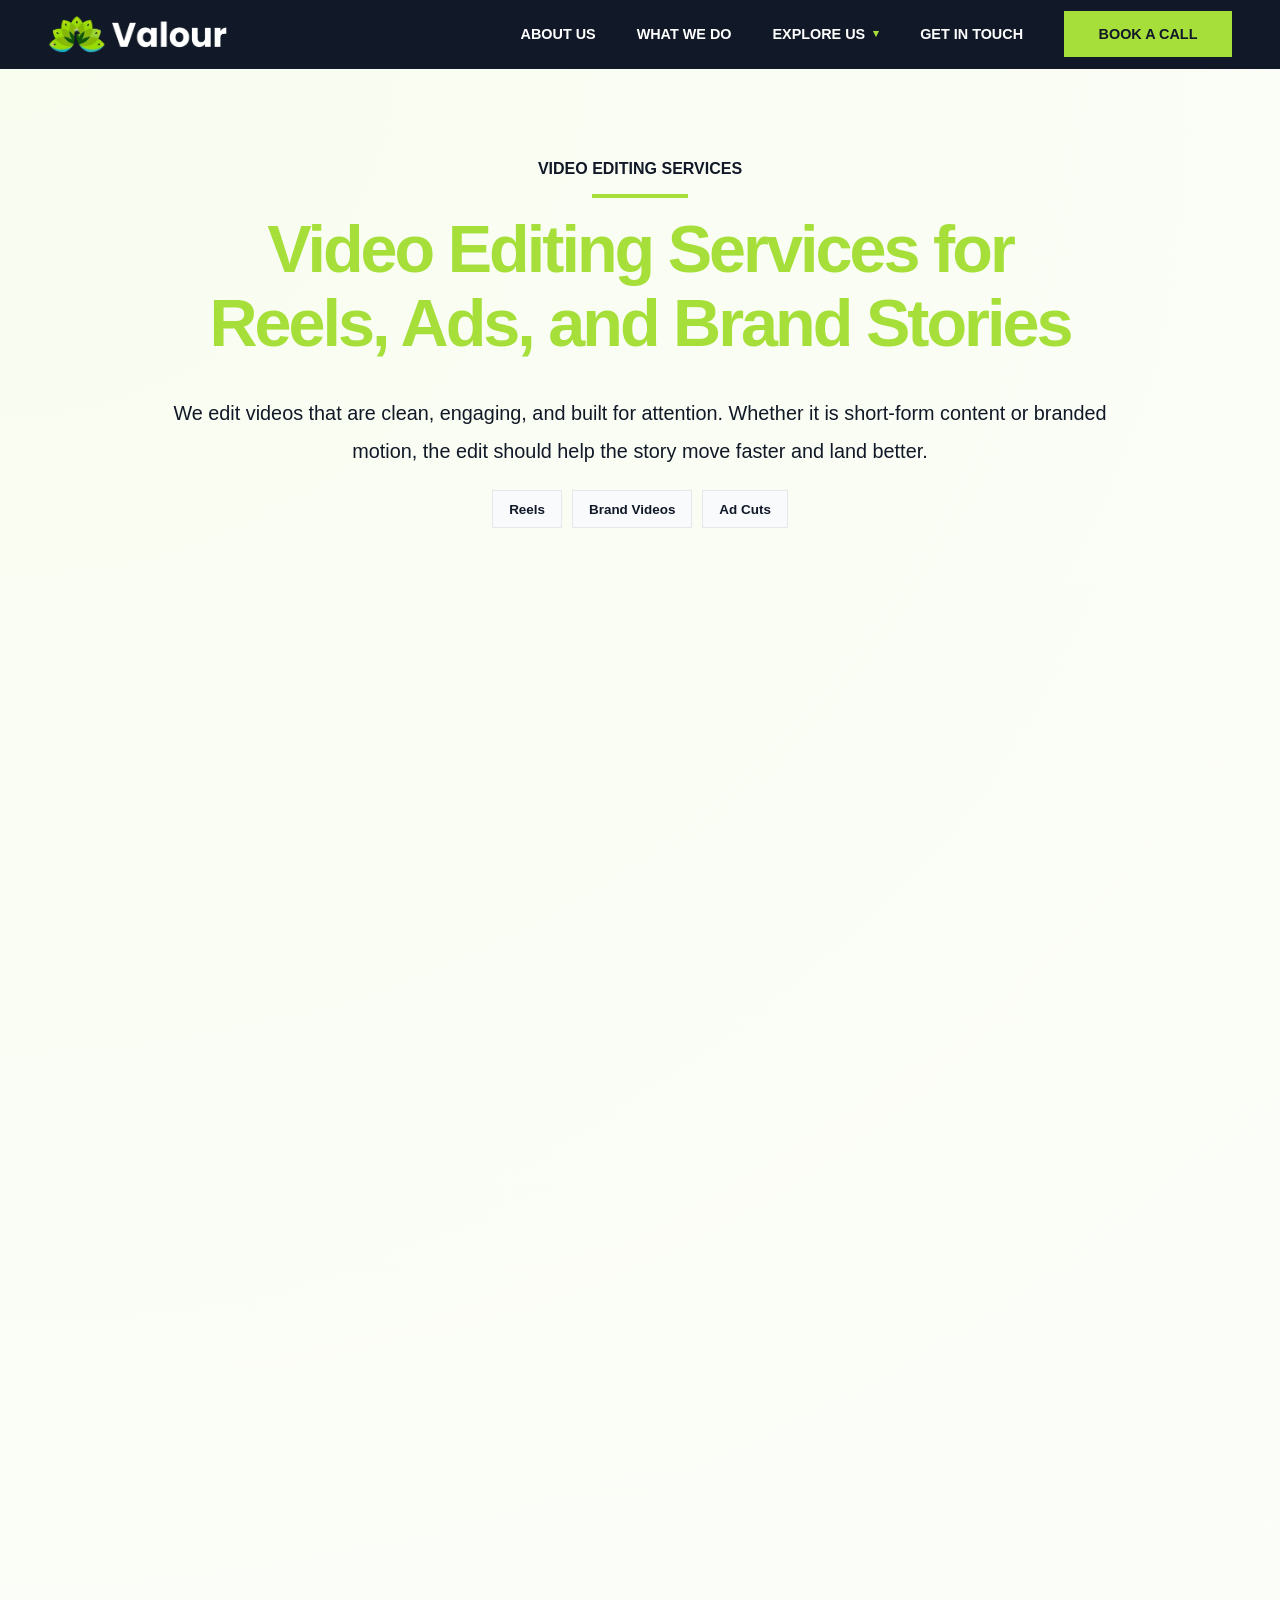
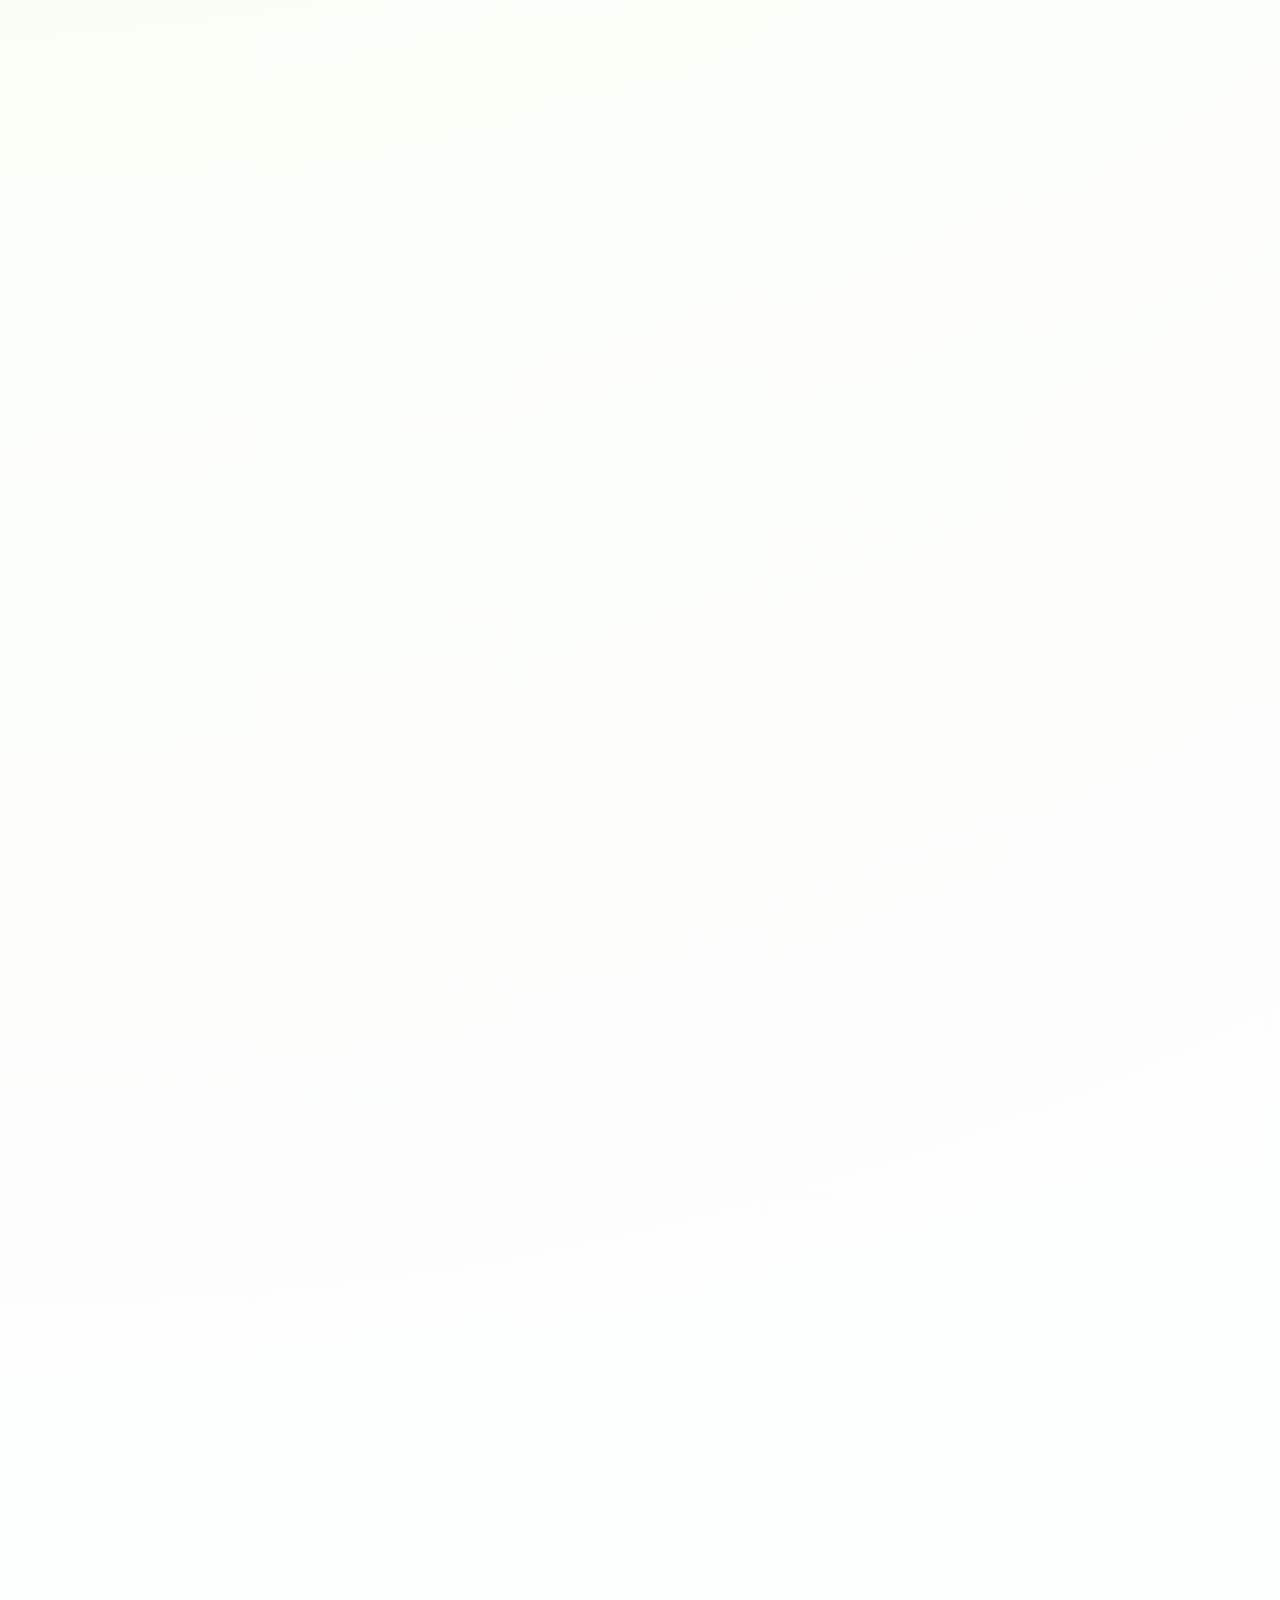
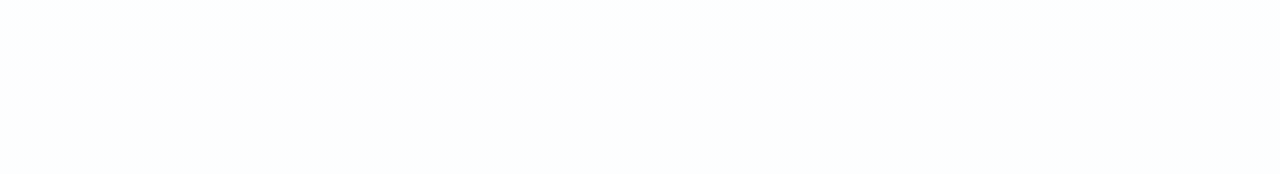
<file: video-editing-services/index.html>
﻿<!DOCTYPE html>
<html lang="en">
<head>
  <meta charset="UTF-8">
  <meta name="viewport" content="width=device-width, initial-scale=1.0">
  <title>Video Editing in Chennai | Valour Digital Agency</title>
  <meta name="description" content="Video editing in Chennai from Valour Digital Agency for reels, ad edits, brand videos, explainers, and short-form videos.">
  <meta name="keywords" content="video editing services in Chennai, video editing agency Chennai, reel editing, ad video editing, brand video editing, explainer video editing, short form video editing, motion graphics, video production Chennai, reel editing Chennai, campaign video editing">
  <meta name="robots" content="index, follow, max-image-preview:large, max-snippet:-1, max-video-preview:-1">
  <meta name="author" content="Valour Digital Agency">
  <meta name="referrer" content="strict-origin-when-cross-origin">
  <meta name="theme-color" content="#111827">
  <link rel="canonical" href="https://www.valourdigitalagency.com/video-editing-services/">
  <link rel="icon" href="/assets/VALOUR%20LOGO/Valour-icon.png" type="image/png">
  <link rel="apple-touch-icon" href="/assets/VALOUR%20LOGO/Valour-icon.png">
  <link rel="manifest" href="/site.webmanifest">
  <link rel="alternate" type="text/plain" href="https://www.valourdigitalagency.com/llms.txt" title="Valour Digital Agency AI content guide">
  <link rel="stylesheet" href="../styles.min.css">
  <meta property="og:type" content="website">
  <meta property="og:title" content="Video Editing in Chennai | Valour Digital Agency">
  <meta property="og:description" content="Video editing in Chennai from Valour Digital Agency for reels, ad edits, brand videos, explainers, and short-form videos.">
  <meta property="og:url" content="https://www.valourdigitalagency.com/video-editing-services/">
  <meta property="og:image" content="https://www.valourdigitalagency.com/assets/VALOUR%20LOGO/valour-og-image.webp">
  <meta name="twitter:card" content="summary_large_image">
  <meta name="twitter:title" content="Video Editing in Chennai | Valour Digital Agency">
  <meta name="twitter:description" content="Video editing in Chennai from Valour Digital Agency for reels, ad edits, brand videos, explainers, and short-form videos.">
  <meta name="twitter:image" content="https://www.valourdigitalagency.com/assets/VALOUR%20LOGO/valour-og-image.webp">
    <script type="application/ld+json">
  {
    "@context": "https://schema.org",
    "@type": "Service",
    "name": "Video Editing Services for Reels, Ads, and Brand Stories",
    "serviceType": "Video Editing Services",
    "url": "https://www.valourdigitalagency.com/video-editing-services/",
    "provider": {
      "@type": "Organization",
      "name": "Valour Digital Agency",
      "url": "https://www.valourdigitalagency.com/",
      "logo": "https://www.valourdigitalagency.com/assets/VALOUR%20LOGO/Valour-logo.webp",
      "contactPoint": {
        "@type": "ContactPoint",
        "contactType": "customer service",
        "telephone": "+91 86674 39645",
        "email": "valourdigitalagency@gmail.com"
      }
    },
    "areaServed": {
      "@type": "City",
      "name": "Chennai"
    },
    "description": "Video editing services in Chennai from Valour Digital Agency for reels, ads, explainers, product videos, and brand storytelling."
  }
  </script>

<!-- Clarity tracking code for https://www.valourdigitalagency.com/ -->
<script type="text/javascript">
    (function(c,l,a,r,i,t,y){
        c[a]=c[a]||function(){(c[a].q=c[a].q||[]).push(arguments)};
        t=l.createElement(r);t.async=1;t.src="https://www.clarity.ms/tag/"+i;
        y=l.getElementsByTagName(r)[0];y.parentNode.insertBefore(t,y);
    })(window, document, "clarity", "script", "xfz7nw0dxr");
</script>
</head>
<body class="service-page">
  <header class="site-header">
    <a class="brand" href="../#top">
      <img src="../assets/VALOUR LOGO/valour-header-logo-tight-420.webp" alt="Valour Digital Agency" class="brand-logo" width="420" height="87" decoding="async" fetchpriority="high">
    </a>
    <button class="menu-toggle" type="button" aria-label="Open menu" aria-expanded="false">
      <span></span>
      <span></span>
    </button>
    <nav class="site-nav" aria-label="Primary navigation">
      <a href="../#about">ABOUT US</a>
      <a href="../#services">WHAT WE DO</a>
      <div class="nav-dropdown">
        <button class="nav-dropdown-toggle" type="button" aria-expanded="false" aria-haspopup="true">
          EXPLORE US
        </button>
        <div class="nav-dropdown-menu" aria-label="Explore our services">
          <a href="../seo-services/">SEO</a>
          <a href="../web-design-services/">Website Design</a>
          <a href="../social-media-marketing/">Social Media Marketing</a>
          <a href="../google-ads-management/">Performance Marketing</a>
          <a href="../content-writing-services/">Content Writing</a>
          <a href="../graphic-design-services/">Graphic Design</a>
          <a href="../video-editing-services/">Video Editing</a>
          <a href="../photography-services/">Photography</a>
        </div>
      </div>
      <a href="../#contact">GET IN TOUCH</a>
      <a class="nav-call" href="https://wa.me/918667439645?text=I%20want%20to%20book%20a%20call%20with%20Valour%20Digital%20Agency" target="_blank" rel="nofollow noopener noreferrer">BOOK A CALL</a>
    </nav>
  </header>

  <main>
    <section class="service-hero section-pad">
      <div class="service-hero-grid service-hero-grid-centered">
        <div class="service-hero-copy service-hero-copy-centered reveal">
          <p class="kicker">VIDEO EDITING SERVICES</p>
          <h1>Video Editing Services for Reels, Ads, and Brand Stories</h1>
          <p>We edit videos that are clean, engaging, and built for attention. Whether it is short-form content or branded motion, the edit should help the story move faster and land better.</p>
          <div class="service-badges service-badges-centered">
            <span>Reels</span>
          <span>Brand Videos</span>
          <span>Ad Cuts</span>
          </div>
        </div>
      </div>
    </section>

    <section class="about section-pad" id="about">
      <div class="section-title reveal">
        <p>OVERVIEW</p>
        <h2><span>Why this service matters</span></h2>
      </div>
      <div class="about-text reveal">
        <p>Video editing is crucial for creating engaging content that captures attention and conveys your message effectively. We focus on pacing, clarity, and retention to ensure your videos make an impact.</p>
        <p>We cut videos to hold attention quickly and deliver the message without extra noise.</p>
      </div>
    </section>

    <section class="service-section">
      <div class="section-title reveal">
        <p>BENEFITS</p>
        <h3>What you get</h3>
      </div>
      <div class="benefit-grid">
        <article class="benefit-card">
          <h3>Stronger retention</h3>
          <p>Edits that keep viewers watching for longer.</p>
        </article>        <article class="benefit-card">
          <h3>Platform ready</h3>
          <p>Formatting and pacing suitable for reels and social content.</p>
        </article>        <article class="benefit-card">
          <h3>Clear storytelling</h3>
          <p>A tighter cut makes the main idea easier to understand quickly.</p>
        </article>
      </div>
    </section>

    <section class="method section-pad">
      <div class="section-title reveal">
        <p>WHAT WE WILL DO</p>
        <h3>What we do for your brand</h3>
      </div>
      <div class="method-list">
        <article class="method-item reveal">
          <span>01</span>
          <h3>Select</h3>
          <p>We review the footage and choose the best direction.</p>
        </article>
        <article class="method-item reveal">
          <span>02</span>
          <h3>Edit</h3>
          <p>We build the cut, pace, and sequence.</p>
        </article>
        <article class="method-item reveal">
          <span>03</span>
          <h3>Refine</h3>
          <p>We improve transitions, text, color, and timing.</p>
        </article>
        <article class="method-item reveal">
          <span>04</span>
          <h3>Export</h3>
          <p>We prepare final files for your chosen platform.</p>
        </article>
      </div>
    </section>

    <section class="contact section-pad">
      <div class="contact-head reveal">
        <p>READY TO START?</p>
        <h3>Need a video that keeps attention?</h3>
        <span>We can turn raw clips into something more polished and watchable.</span>
      </div>
    </section>
  </main>

  <footer class="footer section-pad">
    <div class="footer-grid">
      <div class="footer-brand">
        <img src="../assets/VALOUR LOGO/Valour-logo.webp" alt="Valour Digital Agency" class="footer-logo" width="190" height="172" loading="lazy" decoding="async">
        <p>We help businesses scale with data-driven digital marketing strategies that deliver measurable results.</p>
        <div class="socials">
          <a href="https://www.facebook.com/share/1DjDntTMdN/" target="_blank" rel="nofollow noopener noreferrer" aria-label="Valour Digital Agency on Facebook"><svg viewBox="0 0 24 24" aria-hidden="true"><path d="M14 8.25h2.45V4.18c-.42-.06-1.86-.18-3.54-.18-3.5 0-5.9 2.08-5.9 5.9v3.33H3.05v4.55h3.96V24h4.86v-6.22h3.8l.6-4.55h-4.4V10.35c0-1.32.38-2.1 2.13-2.1Z"/></svg></a>
          <a href="https://www.linkedin.com/company/valour-digitalagency/" target="_blank" rel="nofollow noopener noreferrer" aria-label="Valour Digital Agency on LinkedIn"><svg viewBox="0 0 24 24" aria-hidden="true"><path d="M5.37 24H.4V7.98h4.97V24ZM2.88 5.79A2.89 2.89 0 1 1 2.88 0a2.89 2.89 0 0 1 0 5.79ZM24 24h-4.96v-7.8c0-1.86-.04-4.25-2.59-4.25-2.59 0-2.99 2.02-2.99 4.11V24H8.5V7.98h4.76v2.19h.07c.66-1.25 2.28-2.58 4.7-2.58 5.02 0 5.97 3.31 5.97 7.61V24Z"/></svg></a>
          <a href="https://www.instagram.com/valour_digital_agency" target="_blank" rel="nofollow noopener noreferrer" aria-label="Valour Digital Agency on Instagram"><svg viewBox="0 0 24 24" aria-hidden="true"><path d="M12 2.16c3.2 0 3.58.01 4.85.07 1.17.05 1.8.25 2.22.41.56.22.96.48 1.38.9.42.42.68.82.9 1.38.16.42.36 1.05.41 2.22.06 1.27.07 1.65.07 4.85s-.01 3.58-.07 4.85c-.05 1.17-.25 1.8-.41 2.22a3.7 3.7 0 0 1-.9 1.38 3.7 3.7 0 0 1-1.38.9c-.42.16-1.05.36-2.22.41-1.27.06-1.65.07-4.85.07s-3.58-.01-4.85-.07c-1.17-.05-1.8-.25-2.22-.41a3.7 3.7 0 0 1-1.38-.9 3.7 3.7 0 0 1-.9-1.38c-.16-.42-.36-1.05-.41-2.22-.06-1.27-.07-1.65-.07-4.85s.01-3.58.07-4.85c.05-1.17.25-1.8.41-2.22.22-.56.48-.96.9-1.38.42-.42.82-.68 1.38-.9.42-.16 1.05-.36 2.22-.41 1.27-.06 1.65-.07 4.85-.07ZM12 0C8.74 0 8.33.01 7.05.07 5.77.13 4.9.33 4.14.63c-.79.31-1.46.72-2.13 1.39A5.88 5.88 0 0 0 .63 4.14C.33 4.9.13 5.77.07 7.05.01 8.33 0 8.74 0 12s.01 3.67.07 4.95c.06 1.28.26 2.15.56 2.91.31.79.72 1.46 1.39 2.13.67.67 1.34 1.08 2.13 1.39.76.3 1.63.5 2.91.56 1.28.06 1.69.07 4.95.07s3.67-.01 4.95-.07c1.28-.06 2.15-.26 2.91-.56.79-.31 1.46-.72 2.13-1.39.67-.67 1.08-1.34 1.39-2.13.3-.76.5-1.63.56-2.91.06-1.28.07-1.69.07-4.95s-.01-3.67-.07-4.95c-.06-1.28-.26-2.15-.56-2.91a5.88 5.88 0 0 0-1.39-2.13A5.88 5.88 0 0 0 19.86.63c-.76-.3-1.63-.5-2.91-.56C15.67.01 15.26 0 12 0Zm0 5.84a6.16 6.16 0 1 0 0 12.32 6.16 6.16 0 0 0 0-12.32ZM12 16a4 4 0 1 1 0-8.01 4 4 0 0 1 0 8.01Zm6.4-11.85a1.44 1.44 0 1 0 0 2.88 1.44 1.44 0 0 0 0-2.88Z"/></svg></a>
          <a href="https://wa.me/918667439645" target="_blank" rel="nofollow noopener noreferrer" aria-label="Valour Digital Agency on WhatsApp"><svg viewBox="0 0 24 24" aria-hidden="true"><path d="M20.52 3.48A11.8 11.8 0 0 0 12.1 0C5.55 0 .22 5.32.22 11.87c0 2.09.55 4.14 1.59 5.94L.12 24l6.34-1.66a11.9 11.9 0 0 0 5.64 1.43h.01c6.55 0 11.88-5.32 11.88-11.87 0-3.18-1.24-6.16-3.47-8.42Zm-8.41 18.28h-.01a9.86 9.86 0 0 1-5.02-1.37l-.36-.21-3.76.99 1-3.66-.24-.38a9.84 9.84 0 0 1-1.51-5.25C2.21 6.43 6.65 2 12.1 2a9.82 9.82 0 0 1 6.99 2.9 9.8 9.8 0 0 1 2.9 7c0 5.44-4.43 9.86-9.88 9.86Zm5.42-7.38c-.3-.15-1.76-.87-2.03-.97-.27-.1-.47-.15-.67.15-.2.3-.77.97-.94 1.17-.17.2-.35.22-.64.07-.3-.15-1.25-.46-2.38-1.47-.88-.78-1.47-1.75-1.64-2.04-.17-.3-.02-.46.13-.61.13-.13.3-.35.45-.52.15-.17.2-.3.3-.5.1-.2.05-.37-.03-.52-.07-.15-.67-1.62-.92-2.22-.24-.58-.49-.5-.67-.51h-.57c-.2 0-.52.07-.79.37-.27.3-1.04 1.02-1.04 2.48s1.07 2.87 1.22 3.07c.15.2 2.1 3.2 5.08 4.49.71.31 1.26.49 1.69.63.71.23 1.36.2 1.88.12.57-.09 1.76-.72 2.01-1.42.25-.7.25-1.3.17-1.42-.07-.13-.27-.2-.57-.35Z"/></svg></a>
        </div>
      </div>
      <div class="footer-col">
        <h3>Quick Links</h3>
        <a href="../">Home</a>
        <a href="../#about">About Us</a>
        <a href="../#contact">Contact</a>
        <a href="../#services">Services</a>
      </div>
                              <div class="footer-col">
        <h3>Our Services</h3>
        <a href="../seo-services/">SEO</a>
        <a href="../web-design-services/">Website Design</a>
        <a href="../social-media-marketing/">Social Media Marketing</a>
        <a href="../google-ads-management/">Performance Marketing</a>
        <a href="../content-writing-services/">Content Writing</a>
        <a href="../graphic-design-services/">Graphic Design</a>
        <a href="../video-editing-services/">Video Editing</a>
        <a href="../photography-services/">Photography</a>
      </div>
      <div class="footer-col footer-contact">
        <h3>Contact Info</h3>
        <a href="tel:+918667439645"><span>Phone</span><strong>+91 86674 39645</strong></a>
        <a href="mailto:valourdigitalagency@gmail.com"><span>Email</span><strong>valourdigitalagency@gmail.com</strong></a>
        <p><span>Place</span><strong>Chennai, India</strong></p>
        <a href="https://www.instagram.com/valour_digital_agency" target="_blank" rel="nofollow noopener noreferrer"><span>Instagram</span><strong>@valour_digital_agency</strong></a>
        <a href="https://www.facebook.com/share/1DjDntTMdN/" target="_blank" rel="nofollow noopener noreferrer"><span>Facebook</span><strong>Valour Digital Agency</strong></a>
        <a href="https://www.linkedin.com/company/valour-digitalagency/" target="_blank" rel="nofollow noopener noreferrer"><span>LinkedIn</span><strong>Valour Digital Agency</strong></a>
      </div>
    </div>
    <div class="footer-bottom">
      <p>&copy; 2026 VALOUR DIGITAL AGENCY - All Rights Reserved.</p>
      <div>
        <a href="../#top">Privacy Policy</a>
        <a href="../#top">Terms of Service</a>
        <a href="../#top">Cookie Policy</a>
        <a class="back-to-top" href="../#top" aria-label="Back to top">&uarr;</a>
      </div>
    </div>
  </footer>
  <script src="../script.min.js" defer></script>
</body>
</html>
</file>
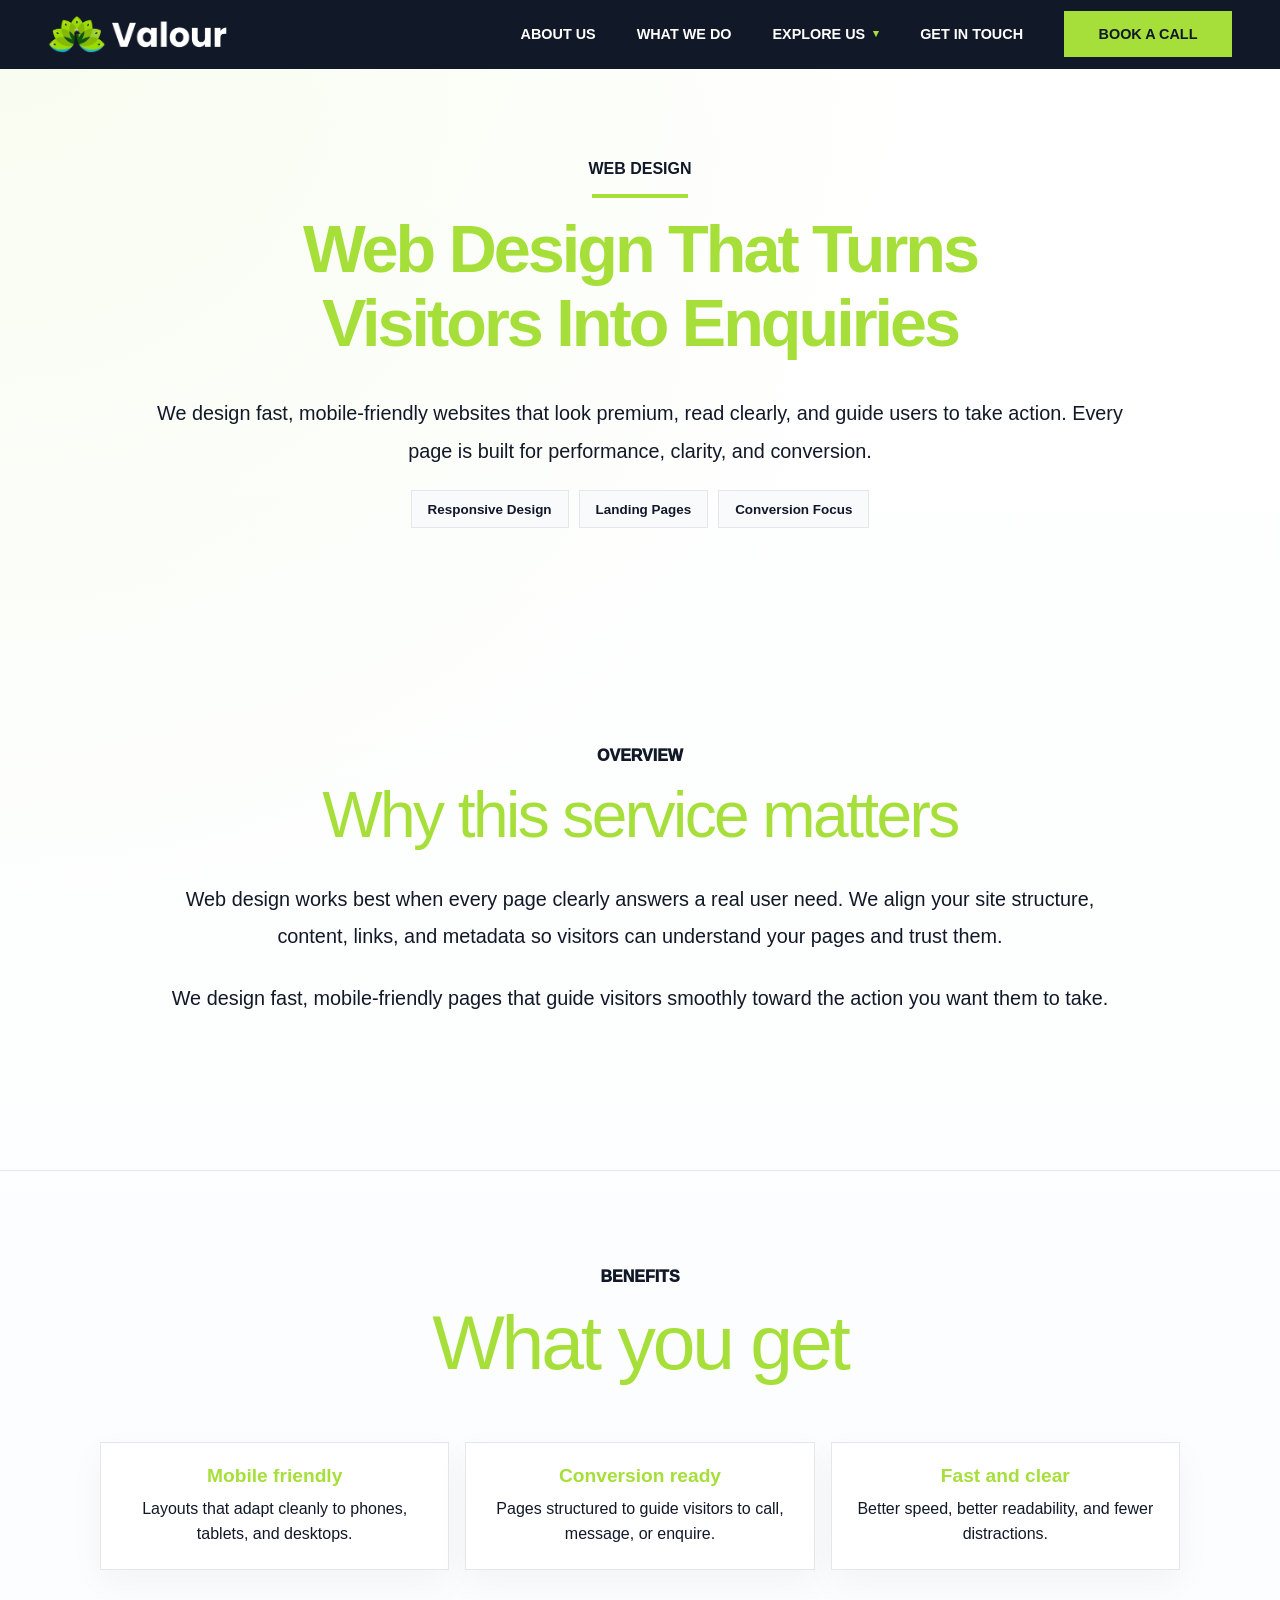
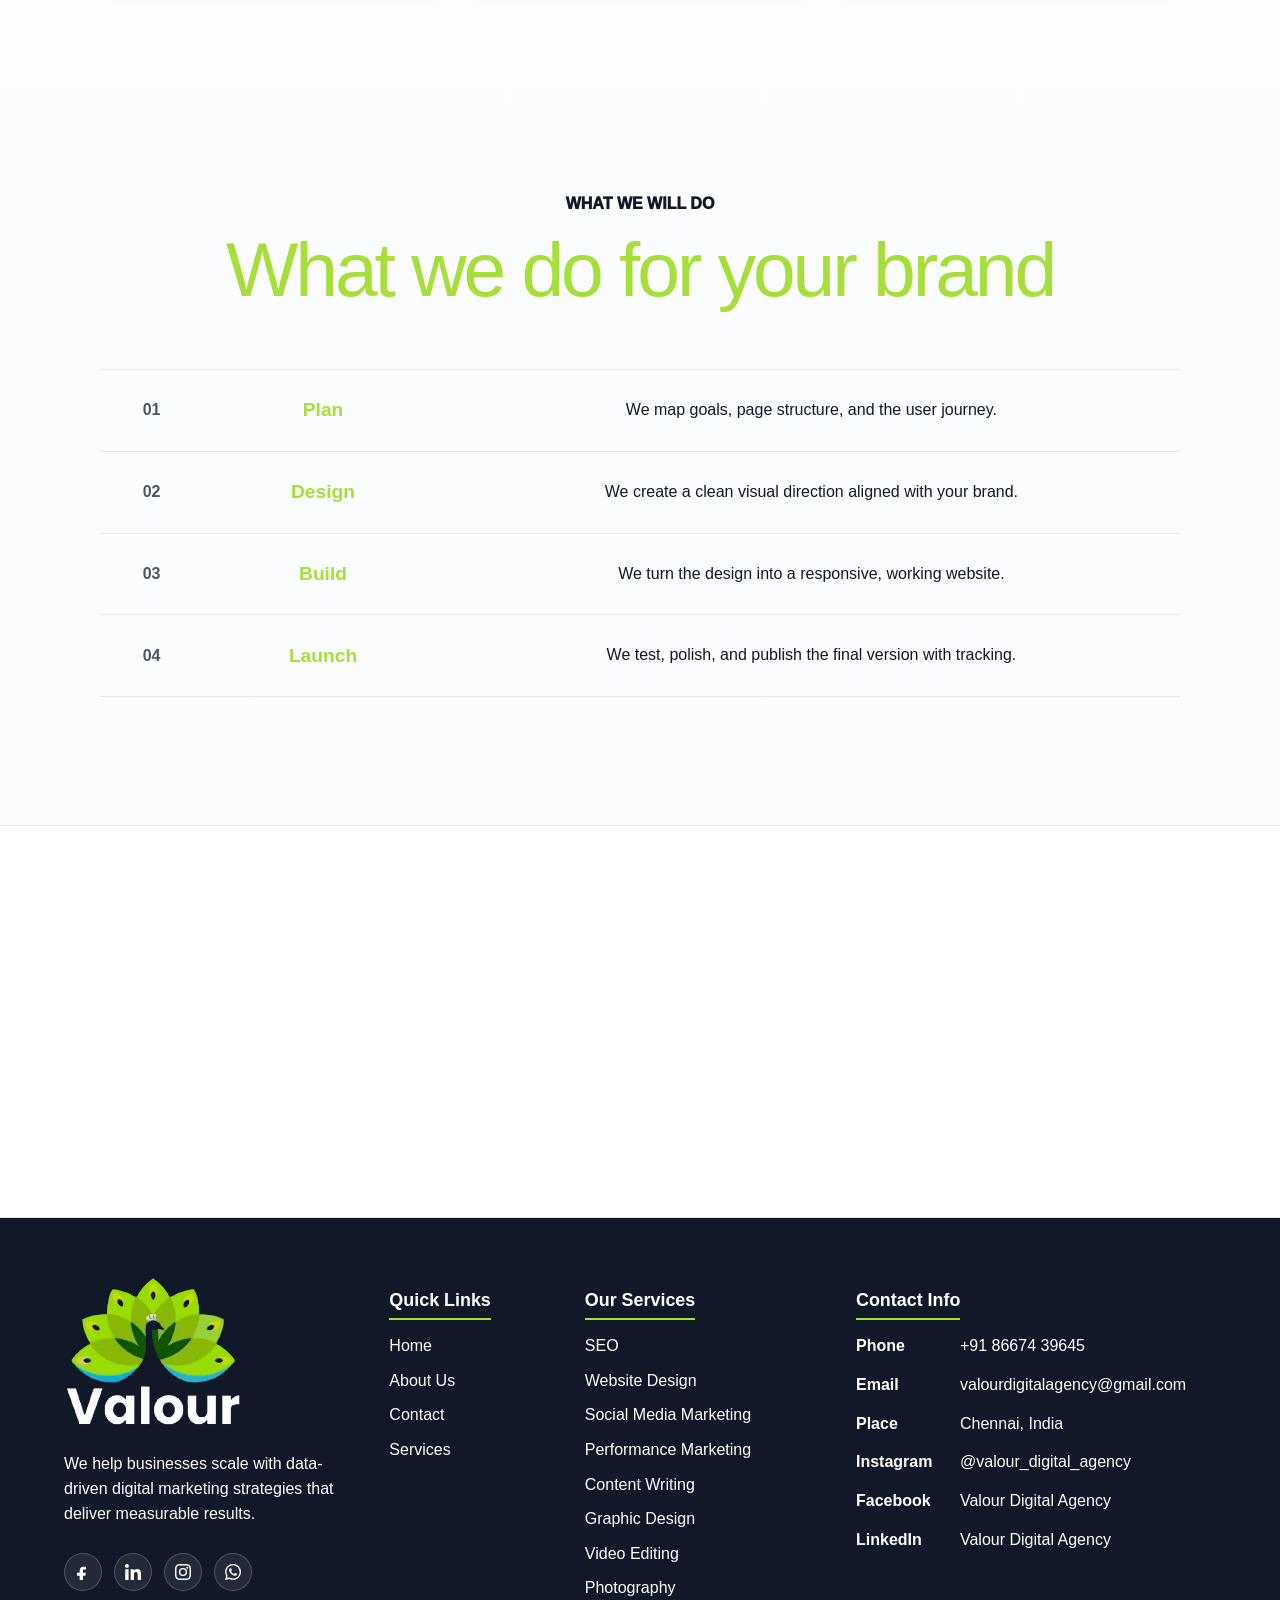
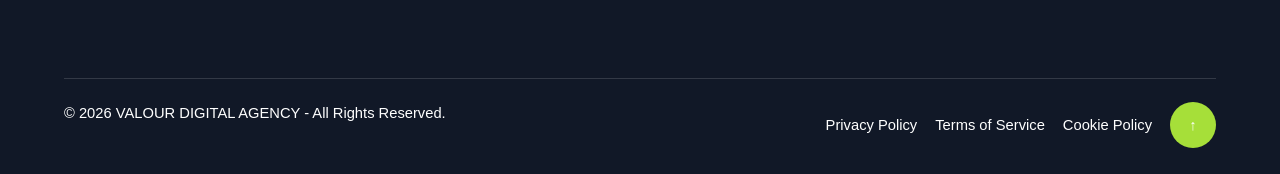
<file: web-design-services/index.html>
﻿<!DOCTYPE html>
<html lang="en">
<head>
  <meta charset="UTF-8">
  <meta name="viewport" content="width=device-width, initial-scale=1.0">
  <title>Web Design in Chennai | Valour Digital Agency</title>
  <meta name="description" content="Web design in Chennai from Valour Digital Agency for SEO-friendly, AEO-friendly, GEO-friendly websites, landing pages, and redesigns.">
  <meta name="keywords" content="web design services in Chennai, website design agency Chennai, responsive web design, landing page design, website redesign, website development Chennai, UI UX design, conversion-focused websites, SEO-friendly websites, AEO-friendly websites, GEO-friendly websites">
  <meta name="robots" content="index, follow, max-image-preview:large, max-snippet:-1, max-video-preview:-1">
  <meta name="author" content="Valour Digital Agency">
  <meta name="referrer" content="strict-origin-when-cross-origin">
  <meta name="theme-color" content="#111827">
  <link rel="canonical" href="https://www.valourdigitalagency.com/web-design-services/">
  <link rel="icon" href="/assets/VALOUR%20LOGO/Valour-icon.png" type="image/png">
  <link rel="apple-touch-icon" href="/assets/VALOUR%20LOGO/Valour-icon.png">
  <link rel="manifest" href="/site.webmanifest">
  <link rel="alternate" type="text/plain" href="https://www.valourdigitalagency.com/llms.txt" title="Valour Digital Agency AI content guide">
  <link rel="stylesheet" href="../styles.min.css">
  <meta property="og:type" content="website">
  <meta property="og:title" content="Web Design in Chennai | Valour Digital Agency">
  <meta property="og:description" content="Web design in Chennai from Valour Digital Agency for SEO-friendly, AEO-friendly, GEO-friendly websites, landing pages, and redesigns.">
  <meta property="og:url" content="https://www.valourdigitalagency.com/web-design-services/">
  <meta property="og:image" content="https://www.valourdigitalagency.com/assets/VALOUR%20LOGO/valour-og-image.webp">
  <meta name="twitter:card" content="summary_large_image">
  <meta name="twitter:title" content="Web Design in Chennai | Valour Digital Agency">
  <meta name="twitter:description" content="Web design in Chennai from Valour Digital Agency for SEO-friendly, AEO-friendly, GEO-friendly websites, landing pages, and redesigns.">
  <meta name="twitter:image" content="https://www.valourdigitalagency.com/assets/VALOUR%20LOGO/valour-og-image.webp">
    <script type="application/ld+json">
  {
    "@context": "https://schema.org",
    "@type": "Service",
    "name": "Web Design for Fast, Responsive Websites",
    "serviceType": "Web Design",
    "url": "https://www.valourdigitalagency.com/web-design-services/",
    "provider": {
      "@type": "Organization",
      "name": "Valour Digital Agency",
      "url": "https://www.valourdigitalagency.com/",
      "logo": "https://www.valourdigitalagency.com/assets/VALOUR%20LOGO/Valour-logo.webp",
      "contactPoint": {
        "@type": "ContactPoint",
        "contactType": "customer service",
        "telephone": "+91 86674 39645",
        "email": "valourdigitalagency@gmail.com"
      }
    },
    "areaServed": {
      "@type": "City",
      "name": "Chennai"
    },
    "description": "Web design in Chennai from Valour Digital Agency for responsive layouts, conversion-focused page structure, and fast-loading websites."
  }
  </script>

<!-- Clarity tracking code for https://www.valourdigitalagency.com/ -->
<script type="text/javascript">
    (function(c,l,a,r,i,t,y){
        c[a]=c[a]||function(){(c[a].q=c[a].q||[]).push(arguments)};
        t=l.createElement(r);t.async=1;t.src="https://www.clarity.ms/tag/"+i;
        y=l.getElementsByTagName(r)[0];y.parentNode.insertBefore(t,y);
    })(window, document, "clarity", "script", "xfz7nw0dxr");
</script>
</head>
<body class="service-page">
  <header class="site-header">
    <a class="brand" href="../#top">
      <img src="../assets/VALOUR LOGO/valour-header-logo-tight-420.webp" alt="Valour Digital Agency" class="brand-logo" width="420" height="87" decoding="async" fetchpriority="high">
    </a>
    <button class="menu-toggle" type="button" aria-label="Open menu" aria-expanded="false">
      <span></span>
      <span></span>
    </button>
    <nav class="site-nav" aria-label="Primary navigation">
      <a href="../#about">ABOUT US</a>
      <a href="../#services">WHAT WE DO</a>
      <div class="nav-dropdown">
        <button class="nav-dropdown-toggle" type="button" aria-expanded="false" aria-haspopup="true">
          EXPLORE US
        </button>
        <div class="nav-dropdown-menu" aria-label="Explore our services">
          <a href="../seo-services/">SEO</a>
          <a href="../web-design-services/">Website Design</a>
          <a href="../social-media-marketing/">Social Media Marketing</a>
          <a href="../google-ads-management/">Performance Marketing</a>
          <a href="../content-writing-services/">Content Writing</a>
          <a href="../graphic-design-services/">Graphic Design</a>
          <a href="../video-editing-services/">Video Editing</a>
          <a href="../photography-services/">Photography</a>
        </div>
      </div>
      <a href="../#contact">GET IN TOUCH</a>
      <a class="nav-call" href="https://wa.me/918667439645?text=I%20want%20to%20book%20a%20call%20with%20Valour%20Digital%20Agency" target="_blank" rel="nofollow noopener noreferrer">BOOK A CALL</a>
    </nav>
  </header>

  <main>
    <section class="service-hero section-pad">
      <div class="service-hero-grid service-hero-grid-centered">
        <div class="service-hero-copy service-hero-copy-centered reveal">
          <p class="kicker">WEB DESIGN</p>
          <h1>Web Design That Turns Visitors Into Enquiries</h1>
          <p>We design fast, mobile-friendly websites that look premium, read clearly, and guide users to take action. Every page is built for performance, clarity, and conversion.</p>
          <div class="service-badges service-badges-centered">
            <span>Responsive Design</span>
          <span>Landing Pages</span>
          <span>Conversion Focus</span>
          </div>
        </div>
      </div>
    </section>

    <section class="about section-pad" id="about">
      <div class="section-title reveal">
        <p>OVERVIEW</p>
        <h2><span>Why this service matters</span></h2>
      </div>
      <div class="about-text reveal">
        <p>Web design works best when every page clearly answers a real user need. We align your site structure, content, links, and metadata so visitors can understand your pages and trust them.</p>
        <p>We design fast, mobile-friendly pages that guide visitors smoothly toward the action you want them to take.</p>
      </div>
    </section>

    <section class="service-section">
      <div class="section-title reveal">
        <p>BENEFITS</p>
        <h3>What you get</h3>
      </div>
      <div class="benefit-grid">
        <article class="benefit-card">
          <h3>Mobile friendly</h3>
          <p>Layouts that adapt cleanly to phones, tablets, and desktops.</p>
        </article>        <article class="benefit-card">
          <h3>Conversion ready</h3>
          <p>Pages structured to guide visitors to call, message, or enquire.</p>
        </article>        <article class="benefit-card">
          <h3>Fast and clear</h3>
          <p>Better speed, better readability, and fewer distractions.</p>
        </article>
      </div>
    </section>

    <section class="method section-pad">
      <div class="section-title reveal">
        <p>WHAT WE WILL DO</p>
        <h3>What we do for your brand</h3>
      </div>
      <div class="method-list">
        <article class="method-item reveal">
          <span>01</span>
          <h3>Plan</h3>
          <p>We map goals, page structure, and the user journey.</p>
        </article>
        <article class="method-item reveal">
          <span>02</span>
          <h3>Design</h3>
          <p>We create a clean visual direction aligned with your brand.</p>
        </article>
        <article class="method-item reveal">
          <span>03</span>
          <h3>Build</h3>
          <p>We turn the design into a responsive, working website.</p>
        </article>
        <article class="method-item reveal">
          <span>04</span>
          <h3>Launch</h3>
          <p>We test, polish, and publish the final version with tracking.</p>
        </article>
      </div>
    </section>

    <section class="contact section-pad">
      <div class="contact-head reveal">
        <p>READY TO START?</p>
        <h3>Ready for a website that feels premium?</h3>
        <span>We can design a website that fits your brand, loads well, and turns attention into enquiries.</span>
      </div>
    </section>
  </main>

  <footer class="footer section-pad">
    <div class="footer-grid">
      <div class="footer-brand">
        <img src="../assets/VALOUR LOGO/Valour-logo.webp" alt="Valour Digital Agency" class="footer-logo" width="190" height="172" loading="lazy" decoding="async">
        <p>We help businesses scale with data-driven digital marketing strategies that deliver measurable results.</p>
        <div class="socials">
          <a href="https://www.facebook.com/share/1DjDntTMdN/" target="_blank" rel="nofollow noopener noreferrer" aria-label="Valour Digital Agency on Facebook"><svg viewBox="0 0 24 24" aria-hidden="true"><path d="M14 8.25h2.45V4.18c-.42-.06-1.86-.18-3.54-.18-3.5 0-5.9 2.08-5.9 5.9v3.33H3.05v4.55h3.96V24h4.86v-6.22h3.8l.6-4.55h-4.4V10.35c0-1.32.38-2.1 2.13-2.1Z"/></svg></a>
          <a href="https://www.linkedin.com/company/valour-digitalagency/" target="_blank" rel="nofollow noopener noreferrer" aria-label="Valour Digital Agency on LinkedIn"><svg viewBox="0 0 24 24" aria-hidden="true"><path d="M5.37 24H.4V7.98h4.97V24ZM2.88 5.79A2.89 2.89 0 1 1 2.88 0a2.89 2.89 0 0 1 0 5.79ZM24 24h-4.96v-7.8c0-1.86-.04-4.25-2.59-4.25-2.59 0-2.99 2.02-2.99 4.11V24H8.5V7.98h4.76v2.19h.07c.66-1.25 2.28-2.58 4.7-2.58 5.02 0 5.97 3.31 5.97 7.61V24Z"/></svg></a>
          <a href="https://www.instagram.com/valour_digital_agency" target="_blank" rel="nofollow noopener noreferrer" aria-label="Valour Digital Agency on Instagram"><svg viewBox="0 0 24 24" aria-hidden="true"><path d="M12 2.16c3.2 0 3.58.01 4.85.07 1.17.05 1.8.25 2.22.41.56.22.96.48 1.38.9.42.42.68.82.9 1.38.16.42.36 1.05.41 2.22.06 1.27.07 1.65.07 4.85s-.01 3.58-.07 4.85c-.05 1.17-.25 1.8-.41 2.22a3.7 3.7 0 0 1-.9 1.38 3.7 3.7 0 0 1-1.38.9c-.42.16-1.05.36-2.22.41-1.27.06-1.65.07-4.85.07s-3.58-.01-4.85-.07c-1.17-.05-1.8-.25-2.22-.41a3.7 3.7 0 0 1-1.38-.9 3.7 3.7 0 0 1-.9-1.38c-.16-.42-.36-1.05-.41-2.22-.06-1.27-.07-1.65-.07-4.85s.01-3.58.07-4.85c.05-1.17.25-1.8.41-2.22.22-.56.48-.96.9-1.38.42-.42.82-.68 1.38-.9.42-.16 1.05-.36 2.22-.41 1.27-.06 1.65-.07 4.85-.07ZM12 0C8.74 0 8.33.01 7.05.07 5.77.13 4.9.33 4.14.63c-.79.31-1.46.72-2.13 1.39A5.88 5.88 0 0 0 .63 4.14C.33 4.9.13 5.77.07 7.05.01 8.33 0 8.74 0 12s.01 3.67.07 4.95c.06 1.28.26 2.15.56 2.91.31.79.72 1.46 1.39 2.13.67.67 1.34 1.08 2.13 1.39.76.3 1.63.5 2.91.56 1.28.06 1.69.07 4.95.07s3.67-.01 4.95-.07c1.28-.06 2.15-.26 2.91-.56.79-.31 1.46-.72 2.13-1.39.67-.67 1.08-1.34 1.39-2.13.3-.76.5-1.63.56-2.91.06-1.28.07-1.69.07-4.95s-.01-3.67-.07-4.95c-.06-1.28-.26-2.15-.56-2.91a5.88 5.88 0 0 0-1.39-2.13A5.88 5.88 0 0 0 19.86.63c-.76-.3-1.63-.5-2.91-.56C15.67.01 15.26 0 12 0Zm0 5.84a6.16 6.16 0 1 0 0 12.32 6.16 6.16 0 0 0 0-12.32ZM12 16a4 4 0 1 1 0-8.01 4 4 0 0 1 0 8.01Zm6.4-11.85a1.44 1.44 0 1 0 0 2.88 1.44 1.44 0 0 0 0-2.88Z"/></svg></a>
          <a href="https://wa.me/918667439645" target="_blank" rel="nofollow noopener noreferrer" aria-label="Valour Digital Agency on WhatsApp"><svg viewBox="0 0 24 24" aria-hidden="true"><path d="M20.52 3.48A11.8 11.8 0 0 0 12.1 0C5.55 0 .22 5.32.22 11.87c0 2.09.55 4.14 1.59 5.94L.12 24l6.34-1.66a11.9 11.9 0 0 0 5.64 1.43h.01c6.55 0 11.88-5.32 11.88-11.87 0-3.18-1.24-6.16-3.47-8.42Zm-8.41 18.28h-.01a9.86 9.86 0 0 1-5.02-1.37l-.36-.21-3.76.99 1-3.66-.24-.38a9.84 9.84 0 0 1-1.51-5.25C2.21 6.43 6.65 2 12.1 2a9.82 9.82 0 0 1 6.99 2.9 9.8 9.8 0 0 1 2.9 7c0 5.44-4.43 9.86-9.88 9.86Zm5.42-7.38c-.3-.15-1.76-.87-2.03-.97-.27-.1-.47-.15-.67.15-.2.3-.77.97-.94 1.17-.17.2-.35.22-.64.07-.3-.15-1.25-.46-2.38-1.47-.88-.78-1.47-1.75-1.64-2.04-.17-.3-.02-.46.13-.61.13-.13.3-.35.45-.52.15-.17.2-.3.3-.5.1-.2.05-.37-.03-.52-.07-.15-.67-1.62-.92-2.22-.24-.58-.49-.5-.67-.51h-.57c-.2 0-.52.07-.79.37-.27.3-1.04 1.02-1.04 2.48s1.07 2.87 1.22 3.07c.15.2 2.1 3.2 5.08 4.49.71.31 1.26.49 1.69.63.71.23 1.36.2 1.88.12.57-.09 1.76-.72 2.01-1.42.25-.7.25-1.3.17-1.42-.07-.13-.27-.2-.57-.35Z"/></svg></a>
        </div>
      </div>
      <div class="footer-col">
        <h3>Quick Links</h3>
        <a href="../">Home</a>
        <a href="../#about">About Us</a>
        <a href="../#contact">Contact</a>
        <a href="../#services">Services</a>
      </div>
                              <div class="footer-col">
        <h3>Our Services</h3>
        <a href="../seo-services/">SEO</a>
        <a href="../web-design-services/">Website Design</a>
        <a href="../social-media-marketing/">Social Media Marketing</a>
        <a href="../google-ads-management/">Performance Marketing</a>
        <a href="../content-writing-services/">Content Writing</a>
        <a href="../graphic-design-services/">Graphic Design</a>
        <a href="../video-editing-services/">Video Editing</a>
        <a href="../photography-services/">Photography</a>
      </div>
      <div class="footer-col footer-contact">
        <h3>Contact Info</h3>
        <a href="tel:+918667439645"><span>Phone</span><strong>+91 86674 39645</strong></a>
        <a href="mailto:valourdigitalagency@gmail.com"><span>Email</span><strong>valourdigitalagency@gmail.com</strong></a>
        <p><span>Place</span><strong>Chennai, India</strong></p>
        <a href="https://www.instagram.com/valour_digital_agency" target="_blank" rel="nofollow noopener noreferrer"><span>Instagram</span><strong>@valour_digital_agency</strong></a>
        <a href="https://www.facebook.com/share/1DjDntTMdN/" target="_blank" rel="nofollow noopener noreferrer"><span>Facebook</span><strong>Valour Digital Agency</strong></a>
        <a href="https://www.linkedin.com/company/valour-digitalagency/" target="_blank" rel="nofollow noopener noreferrer"><span>LinkedIn</span><strong>Valour Digital Agency</strong></a>
      </div>
    </div>
    <div class="footer-bottom">
      <p>&copy; 2026 VALOUR DIGITAL AGENCY - All Rights Reserved.</p>
      <div>
        <a href="../#top">Privacy Policy</a>
        <a href="../#top">Terms of Service</a>
        <a href="../#top">Cookie Policy</a>
        <a class="back-to-top" href="../#top" aria-label="Back to top">&uarr;</a>
      </div>
    </div>
  </footer>
  <script src="../script.min.js" defer></script>
</body>
</html>
</file>
<file: styles.min.css>
﻿:root{--black:#111827;--white:#ffffff;--paper:#f8fafc;--soft:#4b5563;--muted:#4b5563;--line:#e5e7eb;--dark-line:rgba(255,255,255,0.14);--panel:#f8fafc;--primary:#a6df39;--primary-hover:#a6df39;--radius:0;--label-col:clamp(210px,17vw,230px);--section-gap:clamp(44px,5vw,70px);--content-start:calc(var(--label-col) + var(--section-gap))}*{box-sizing:border-box}html{scroll-behavior:smooth}body{overflow-x:hidden;margin:0;background:var(--white);color:var(--black);font-family:"Helvetica Now","Helvetica Neue",Arial,sans-serif;letter-spacing:0}body.nav-open{overflow:hidden}a{color:inherit;text-decoration:none}button{color:inherit;font:inherit}.section-pad{padding-inline:clamp(22px,5vw,66px)}.site-header{position:sticky;top:0;z-index:50;display:flex;align-items:center;justify-content:space-between;min-height:66px;padding:11px clamp(22px,5vw,48px);background:var(--black);border-bottom:1px solid transparent;color:var(--white);overflow:visible}.site-header.scrolled{border-bottom-color:var(--dark-line)}.brand{display:inline-flex;align-items:center;gap:0;font-family:"Helvetica Now","Helvetica Neue",Arial,sans-serif;font-size:clamp(1.55rem,2.4vw,2rem);font-weight:400;letter-spacing:0}.brand-logo{display:block;width:clamp(150px,14vw,190px);height:auto;max-height:50px;object-fit:contain}.site-nav{display:flex;align-items:center;gap:clamp(24px,3.2vw,42px);font-size:0.9rem;font-weight:900;overflow:visible}.nav-dropdown{position:relative;display:inline-flex;align-items:center}.nav-dropdown-toggle{display:inline-flex;align-items:center;gap:8px;padding:0;border:0;background:transparent;color:var(--white);font:inherit;font-weight:900;letter-spacing:0;cursor:pointer}.nav-dropdown-toggle::after{content:"\25BE";font-size:0.78em;color:var(--primary);transform:translateY(-1px)}.nav-dropdown-menu{position:absolute;top:calc(100% + 18px);left:50%;z-index:60;display:grid;min-width:250px;padding:12px;border:1px solid var(--dark-line);border-radius:16px;background:rgba(17,24,39,0.98);box-shadow:0 24px 50px rgba(17,24,39,0.18);opacity:0;pointer-events:none;transform:translate(-50%,-4px);transition:opacity 180ms ease,transform 180ms ease}.nav-dropdown-menu a{padding:11px 12px;border-radius:10px;color:var(--white);font-size:0.88rem;font-weight:800;white-space:nowrap;transition:background 180ms ease,color 180ms ease}.nav-dropdown-menu a:hover{color:var(--primary)}.nav-dropdown:hover .nav-dropdown-menu,.nav-dropdown:focus-within .nav-dropdown-menu,.nav-dropdown.dropdown-open .nav-dropdown-menu{opacity:1;pointer-events:auto;transform:translate(-50%,0)}.site-nav a{transition:color 180ms ease}.site-nav a:hover{color:var(--primary)}.nav-call{min-width:168px;padding:14px 24px;border:1px solid var(--primary);background:var(--primary);color:var(--black);text-align:center;transition:background 180ms ease,border-color 180ms ease}.nav-call:hover{border-color:var(--primary-hover);background:var(--primary-hover)}.menu-toggle{display:none;width:42px;height:42px;border:1px solid rgba(255,255,255,0.28);background:transparent}.menu-toggle span{display:block;width:18px;height:2px;margin:5px auto;background:var(--white);transition:transform 200ms ease}.hero{display:grid;grid-template-columns:minmax(0,1.12fr) minmax(330px,0.68fr);gap:clamp(38px,6vw,96px);align-items:center;min-height:auto;padding-top:clamp(30px,4.8vw,58px);padding-bottom:clamp(48px,6vw,78px)}.hero-centered{display:grid;grid-template-columns:minmax(0,1.08fr) minmax(290px,0.74fr);gap:clamp(28px,5vw,72px);align-items:center;padding-top:clamp(34px,6vw,84px);padding-bottom:clamp(58px,8vw,110px)}.hero-brand{position:relative;max-width:1120px;margin:0;text-align:left}.hero-orb{display:none}.hero-brand h1{max-width:none;margin:0 0 28px;color:var(--black);font-size:clamp(5.8rem,12vw,11rem);font-weight:900;line-height:0.84;letter-spacing:-0.075em}.hero-brand h2{max-width:none;margin-bottom:22px;color:var(--black);font-size:clamp(1.9rem,3.5vw,3.6rem);font-weight:500;line-height:1.05;letter-spacing:-0.035em}.hero-brand p{max-width:920px;margin:0;color:rgba(17,24,39,0.66);font-size:clamp(1.05rem,1.55vw,1.35rem);line-height:1.55}.kicker,.section-title p,.contact-head p{margin:0;color:var(--black);font-size:clamp(1.05rem,1.6vw,1.35rem);font-weight:400;text-transform:uppercase}h1,h2,h3,p{margin-top:0}h1{max-width:700px;margin-bottom:28px;font-family:"Helvetica Now","Helvetica Neue",Arial,sans-serif;font-size:clamp(4.7rem,8.2vw,7.35rem);font-weight:400;line-height:0.94;text-transform:none}h2{margin-bottom:0;font-family:"Helvetica Now","Helvetica Neue",Arial,sans-serif;font-size:clamp(2.3rem,4.8vw,4.9rem);font-weight:400;line-height:0.98;text-transform:none}h3{margin-bottom:12px;font-size:clamp(1.05rem,1.5vw,1.28rem);font-weight:700;text-transform:none}p{color:var(--soft);font-size:1rem;line-height:1.55}.hero-copy>p:not(.kicker){max-width:600px;color:var(--black);font-family:"Helvetica Now","Helvetica Neue",Arial,sans-serif;font-size:clamp(1.2rem,1.8vw,1.55rem);font-weight:400;line-height:1.45}.hero-actions{display:flex;flex-wrap:wrap;gap:14px;margin-top:34px}.button{display:inline-flex;min-height:52px;align-items:center;justify-content:center;border:1px solid var(--primary);padding:14px 24px;font-size:0.88rem;font-weight:900;transition:background 180ms ease,color 180ms ease,transform 180ms ease}.button:focus-visible,.nav-dropdown-toggle:focus-visible,.menu-toggle:focus-visible,.site-nav a:focus-visible,.website-offer a:focus-visible,.result-description a:focus-visible,.socials a:focus-visible,.footer a:focus-visible,.back-to-top:focus-visible{outline:3px solid var(--primary);outline-offset:3px}.button:hover{transform:translateY(-2px)}.button-light{background:var(--primary);color:var(--black)}.button-outline{background:transparent;color:var(--black);border-color:var(--line)}.button-light:hover{background:var(--primary-hover);border-color:var(--primary-hover)}.hero-panel{position:relative;display:grid;width:100%;min-height:clamp(410px,36vw,560px);place-items:center;border:0;background:transparent;overflow:visible}.hero-panel::before{display:none}.hero-image-panel img{display:block;width:auto;max-width:min(88%,500px);max-height:clamp(410px,36vw,560px);object-fit:contain;filter:drop-shadow(0 28px 42px rgba(17,24,39,0.16))}.marquee{overflow:hidden;border-block:1px solid var(--line);background:var(--paper);color:var(--black)}.marquee-track{display:flex;width:max-content;animation:marquee 30s linear infinite;will-change:transform}.marquee span{padding:16px 26px;font-size:clamp(1rem,1.5vw,1.35rem);font-weight:900;white-space:nowrap}.stats{display:grid;grid-template-columns:repeat(4,minmax(0,1fr));gap:0;padding-top:64px;padding-bottom:64px;border-bottom:1px solid var(--line)}.stat{min-height:160px;padding:28px;border-right:1px solid var(--line)}.stat:last-child{border-right:0}.stat strong{display:block;margin-bottom:16px;font-family:"Helvetica Now","Helvetica Neue",Arial,sans-serif;font-size:clamp(3rem,5vw,5.7rem);font-weight:400}.stat span{color:var(--primary-hover);font-weight:800}.client-marquee{display:grid;grid-template-columns:minmax(180px,0.22fr) minmax(0,1fr);align-items:stretch;border-bottom:1px solid var(--line);background:var(--black);color:var(--white);overflow:hidden}.client-marquee-label{display:grid;min-height:92px;place-items:center;padding:20px clamp(20px,4vw,46px);border-right:1px solid var(--dark-line);color:var(--primary);font-size:0.82rem;font-weight:950;letter-spacing:0.04em;text-align:center}.client-marquee-window{position:relative;overflow:hidden}.client-marquee-window::before,.client-marquee-window::after{position:absolute;top:0;bottom:0;z-index:2;width:90px;pointer-events:none;content:""}.client-marquee-window::before{left:0;background:linear-gradient(90deg,var(--black),rgba(17,24,39,0))}.client-marquee-window::after{right:0;background:linear-gradient(270deg,var(--black),rgba(17,24,39,0))}.client-marquee-track{display:flex;width:max-content;min-height:92px;align-items:center;gap:16px;padding:0 18px;animation:clientMarquee 36s linear infinite;will-change:transform}.client-marquee-track span{display:inline-flex;min-height:44px;align-items:center;justify-content:center;border:1px solid rgba(132,204,22,0.34);padding:0 22px;background:rgba(255,255,255,0.04);color:var(--white);font-size:clamp(0.9rem,1.2vw,1rem);font-weight:900;white-space:nowrap}.client-marquee:hover .client-marquee-track{animation-play-state:paused}.clients{width:100%;padding:clamp(48px,7vw,82px) clamp(22px,5vw,66px);background:var(--white)}.clients .results-head{text-align:center}.clients .results-head h2,.clients .results-head h3{margin-bottom:clamp(30px,5vw,54px)}.logo-grid{display:grid;max-width:1120px;grid-template-columns:repeat(5,minmax(0,1fr));align-items:center;gap:clamp(26px,4vw,48px) clamp(18px,3vw,34px);margin:0 auto}.logo-box{display:flex;min-height:108px;align-items:center;justify-content:center;padding:10px}.logo-box img{display:block;width:100%;max-width:165px;height:82px;object-fit:contain;transition:transform 180ms ease}.logo-box img:hover{transform:scale(1.04)}.results{padding-top:clamp(68px,8vw,104px);padding-bottom:clamp(74px,8vw,112px);background:var(--paper);border-bottom:1px solid var(--line);content-visibility:auto;contain-intrinsic-size:860px}.results-head{text-align:center}.results-head p{margin-bottom:12px;color:var(--primary-hover);font-weight:900;text-transform:uppercase}.results-head h2,.results-head h3{margin-bottom:26px;color:var(--black);font-family:"Helvetica Now","Helvetica Neue",Arial,sans-serif;font-size:clamp(2.9rem,5.6vw,5.4rem);font-weight:400;line-height:0.95;text-transform:none}.result-tabs{display:flex;max-width:1120px;justify-content:flex-start;gap:0;margin:0 auto clamp(30px,4vw,48px);padding:0 clamp(16px,2vw,28px);background:var(--white);border:1px solid var(--line);box-shadow:0 16px 44px rgba(17,24,39,0.05);overflow-x:auto}.result-tabs button{position:relative;flex:0 0 auto;min-height:72px;border:0;padding:0 clamp(12px,1.45vw,20px);background:transparent;color:var(--black);font-weight:800;white-space:nowrap;cursor:pointer}.result-tabs button::after{position:absolute;right:18px;bottom:-1px;left:18px;height:3px;background:transparent;content:""}.result-tabs button.active{color:var(--primary-hover)}.result-tabs button.active::after{background:var(--primary)}.results-grid{display:grid;grid-template-columns:repeat(3,minmax(0,1fr));gap:clamp(20px,2vw,28px)}.result-card{display:grid;overflow:hidden;min-height:492px;background:var(--white);border:1px solid var(--line);box-shadow:0 18px 50px rgba(17,24,39,0.08);transition:transform 220ms ease,opacity 180ms ease}.result-card.hidden{display:none}.result-card:hover{transform:translateY(-6px)}.result-card h3{display:grid;min-height:76px;place-items:center;margin:0;padding:18px;color:var(--black);font-size:clamp(1.25rem,2vw,1.75rem);text-align:center;text-transform:none}.result-card h3 a{color:inherit;overflow-wrap:anywhere}.results-category-title{margin:0 0 clamp(20px,3vw,30px);color:var(--black);font-size:clamp(1.35rem,2vw,1.8rem);font-weight:900;text-align:center}.result-visual{position:relative;min-height:278px;overflow:hidden;background:radial-gradient(circle at 18% 22%,rgba(255,255,255,0.35),transparent 26%),linear-gradient(135deg,rgba(132,204,22,0.86),rgba(101,163,13,0.78)),linear-gradient(135deg,#e8f8d0,#ffffff)}.result-visual.warm{background:radial-gradient(circle at 82% 18%,rgba(255,255,255,0.34),transparent 24%),linear-gradient(135deg,rgba(132,204,22,0.76),rgba(17,24,39,0.62)),linear-gradient(135deg,#ffffff,#eef7df)}.result-visual.deep{background:radial-gradient(circle at 24% 78%,rgba(255,255,255,0.24),transparent 26%),linear-gradient(135deg,rgba(17,24,39,0.82),rgba(132,204,22,0.68)),linear-gradient(135deg,#e9f6d9,#ffffff)}.result-visual-image{display:grid;place-items:center;padding:18px;background:var(--black)}.result-visual-image img{display:block;width:min(100%,520px);height:242px;object-fit:cover;object-position:top center;border:1px solid rgba(255,255,255,0.18);box-shadow:0 22px 48px rgba(0,0,0,0.28)}.result-description{display:grid;gap:16px;align-content:center;min-height:148px;padding:24px;background:var(--white)}.result-description p{margin:0;color:var(--soft);font-size:1rem;line-height:1.5}.result-description a{width:max-content;min-height:46px;display:inline-flex;align-items:center;justify-content:center;border:1px solid var(--primary);padding:0 18px;background:var(--primary);color:var(--black);font-size:0.84rem;font-weight:900;text-transform:uppercase;transition:background 180ms ease,border-color 180ms ease,transform 180ms ease}.result-description a:hover{border-color:var(--primary-hover);background:var(--primary-hover);transform:translateY(-2px)}.works-empty{grid-column:1 / -1;margin:0;padding:42px;background:var(--white);border:1px solid var(--line);color:var(--soft);font-size:clamp(1.04rem,1.5vw,1.2rem);text-align:center}.mockup{position:absolute;display:block;background:var(--white);border:1px solid rgba(17,24,39,0.12);box-shadow:0 24px 42px rgba(17,24,39,0.24)}.mockup::before{position:absolute;top:15%;right:10%;left:10%;height:34%;background:linear-gradient(135deg,var(--primary),var(--primary-hover));content:""}.mockup::after{position:absolute;right:10%;bottom:14%;left:10%;height:28%;background:repeating-linear-gradient(0deg,rgba(17,24,39,0.12) 0 7px,transparent 7px 17px);content:""}.mockup-main{top:44px;left:17%;width:58%;height:180px;transform:rotate(-12deg)}.mockup-side{right:10%;bottom:36px;width:44%;height:140px;transform:rotate(12deg)}.about,.services,.method,.packages,.contact{padding-top:clamp(76px,10vw,132px);padding-bottom:clamp(76px,10vw,132px);border-bottom:1px solid var(--line);content-visibility:auto;contain-intrinsic-size:900px}.section-title,.contact-head{display:grid;grid-template-columns:var(--label-col) minmax(0,1fr);gap:var(--section-gap);align-items:center}.section-title{margin-bottom:clamp(38px,6vw,72px)}.about .section-title{margin-bottom:clamp(22px,3vw,34px)}.section-title h2,.contact-head h2,.section-title h3,.contact-head h3{max-width:820px;color:var(--primary-hover);font-family:"Helvetica Now","Helvetica Neue",Arial,sans-serif;font-size:clamp(3.2rem,5.4vw,5rem);font-weight:400;line-height:0.95;letter-spacing:0;text-transform:none}.about .section-title h2,.about .section-title h3{max-width:760px;overflow-wrap:normal}.about .section-title h2 span,.about .section-title h3 span{display:block;white-space:nowrap}.about-text{max-width:820px;min-width:0;margin-left:var(--content-start);padding-top:0}.about-text p{margin:0 0 22px;color:var(--black);font-family:"Helvetica Now","Helvetica Neue",Arial,sans-serif;font-size:clamp(1.05rem,1.55vw,1.28rem);font-weight:400;line-height:1.45}.about-text p:last-child{margin-bottom:0}.service-intro{color:var(--soft);font-size:clamp(1.04rem,1.5vw,1.28rem)}.growth-partners{padding-top:clamp(70px,8vw,108px);padding-bottom:clamp(76px,8vw,116px);background:var(--white);border-bottom:1px solid var(--line)}.growth-title{max-width:920px;margin:0 auto clamp(44px,6vw,68px);color:var(--black);font-family:"Helvetica Now","Helvetica Neue",Arial,sans-serif;font-size:clamp(2.2rem,4.2vw,4.2rem);font-weight:400;line-height:1;text-align:center;text-transform:none}.growth-title span{color:var(--primary-hover)}.growth-layout{display:grid;grid-template-columns:minmax(250px,1fr) minmax(340px,420px) minmax(250px,1fr);gap:clamp(26px,4vw,58px);align-items:center}.growth-list{display:grid;gap:clamp(22px,3vw,34px)}.growth-list article{position:relative;padding-bottom:20px;border-bottom:1px dotted rgba(17,24,39,0.42)}.growth-list article::after{position:absolute;bottom:-4px;width:8px;height:8px;border:1px solid var(--black);background:var(--white);content:""}.growth-list-left article::after{left:0}.growth-list-right{text-align:right}.growth-list-right article::after{right:0}.growth-list h3{margin:0 0 14px;color:var(--primary-hover);font-family:"Helvetica Now","Helvetica Neue",Arial,sans-serif;font-size:clamp(1.06rem,1.45vw,1.28rem);font-weight:400;line-height:1.35;text-transform:none}.growth-list p{margin:0;color:var(--black);font-family:"Helvetica Now","Helvetica Neue",Arial,sans-serif;font-size:clamp(0.98rem,1.15vw,1.04rem);font-weight:400;line-height:1.42}.growth-orbit{display:grid;place-items:center}.growth-core{position:relative;display:grid;width:min(390px,78vw);height:min(520px,92vw);place-items:center;overflow:hidden;border:1px solid rgba(132,204,22,0.44);border-radius:50% / 44%;background:#f3f4f6;box-shadow:0 26px 70px rgba(17,24,39,0.18)}.growth-core::before{content:none}.growth-core::after{content:none}.growth-mascot{position:absolute;left:50%;bottom:0;z-index:0;width:auto;height:98%;max-width:none;transform:translateX(-50%);opacity:1}.growth-core strong{position:relative;z-index:3;padding:12px 18px;background:rgba(255,255,255,0.9);color:var(--black);font-size:clamp(1.1rem,2vw,1.45rem);font-weight:950;letter-spacing:0.04em}.orbit-badge{position:absolute;z-index:3;display:grid;min-width:54px;min-height:44px;place-items:center;border:1px solid rgba(255,255,255,0.58);background:rgba(17,24,39,0.72);color:var(--white);font-size:0.72rem;font-weight:950}.badge-roi{left:16%;bottom:29%}.badge-seo{top:17%;left:33%}.badge-ads{top:31%;right:15%}.badge-web{right:17%;bottom:18%}.service-intro{max-width:820px;margin:-30px 0 54px var(--content-start)}.service-grid{display:grid;grid-template-columns:repeat(4,minmax(0,1fr));gap:clamp(14px,1.6vw,22px)}.service-card{position:relative;--tilt-x:0deg;--tilt-y:0deg;--glow-x:78%;--glow-y:18%;--card-lift:0px;--card-scale:1;--reveal-y:0px;--card-shadow:0 18px 44px rgba(17,24,39,0.06);min-height:clamp(240px,19vw,300px);padding:clamp(22px,2.2vw,30px);overflow:hidden;border:1px solid #a6df39;border-radius:clamp(22px,2.2vw,34px);background:#ffffff;box-shadow:var(--card-shadow);cursor:pointer;transform:perspective(1000px) translate3d(0,calc(var(--card-lift) + var(--reveal-y)),0) scale(var(--card-scale)) rotateX(var(--tilt-x)) rotateY(var(--tilt-y));transform-style:preserve-3d;transition:border-color 240ms ease,box-shadow 240ms ease,transform 180ms cubic-bezier(0.18,0.9,0.2,1);backface-visibility:hidden}.service-card::before{position:absolute;inset:0;z-index:0;background:radial-gradient(circle at var(--glow-x) var(--glow-y),rgba(166,223,57,0.18),transparent 36%);content:"";opacity:0.72;transition:opacity 220ms ease,transform 260ms ease;pointer-events:none}.service-card>*{position:relative;z-index:1}.service-card:hover,.service-card.is-hovered{--card-lift:-28px;--card-scale:1.075;--card-shadow:0 48px 105px rgba(132,204,22,0.32);border-color:#a6df39}.service-card:hover::before,.service-card.is-hovered::before{opacity:1;transform:scale(1.14)}.service-card.is-pressed{animation:service-tap 520ms cubic-bezier(0.2,0.8,0.2,1)}.service-card:active{--card-lift:-16px;--card-scale:1.045}@keyframes service-tap{0%{box-shadow:0 18px 44px rgba(17,24,39,0.06);transform:perspective(1000px) translateY(0) scale(1)}35%{box-shadow:0 26px 62px rgba(132,204,22,0.22);transform:perspective(1000px) translateY(-14px) scale(1.035)}68%{transform:perspective(1000px) translateY(3px) scale(0.992)}100%{box-shadow:0 18px 44px rgba(17,24,39,0.06);transform:perspective(1000px) translateY(0) scale(1)}}.service-card span{display:block;margin-bottom:clamp(24px,2.8vw,36px);color:#a6df39;font-size:clamp(1.25rem,1.9vw,1.7rem);font-weight:900}.service-card small{display:block;margin-bottom:14px;color:var(--black);font-size:0.78rem;font-weight:950;letter-spacing:0.02em}.service-card p{margin-bottom:0;color:var(--black);font-size:clamp(0.94rem,1.08vw,1.08rem);line-height:1.48;font-weight:500}.service-card h3{margin-bottom:16px;color:#a6df39 !important;font-size:clamp(1.25rem,1.75vw,1.65rem);font-weight:950}.method-list{display:grid;gap:0;border-top:1px solid var(--line);margin-left:var(--content-start);margin-top:-10px}.method-item{display:grid;grid-template-columns:80px minmax(170px,0.26fr) minmax(0,1fr);gap:24px;align-items:center;padding:28px 0;border-bottom:1px solid var(--line)}.method-item span{color:var(--muted);font-weight:900}.method-item h3,.method-item p{margin-bottom:0}.packages{position:relative;overflow:visible;background:radial-gradient(circle at 100% 52%,rgba(166,223,57,0.32),transparent 18%),var(--white);padding-top:clamp(56px,7vw,86px);padding-bottom:clamp(58px,7vw,88px)}.package-cards{display:grid;align-items:end;max-width:1080px;grid-template-columns:repeat(3,minmax(0,1fr));gap:clamp(18px,2.4vw,28px);margin:0 auto clamp(34px,5vw,56px);padding-top:32px}.package-card{position:relative;display:grid;grid-template-rows:auto auto auto 1fr auto;overflow:visible;height:475px;border:2px solid var(--line);border-radius:14px;background:linear-gradient(145deg,rgba(248,250,252,0.78),rgba(255,255,255,0.96)),var(--white);font-family:"Helvetica Now","Helvetica Neue",Arial,sans-serif;box-shadow:0 18px 50px rgba(17,24,39,0.05);text-align:center}.package-card-featured{height:calc(475px + 1cm);border-color:var(--primary);box-shadow:0 22px 60px rgba(132,204,22,0.16)}.package-card h3{margin:0;padding:30px 24px 0;color:var(--black) !important;font-size:clamp(1.24rem,1.9vw,1.55rem);font-weight:900;line-height:1.1;text-transform:none}.package-card-featured h3{padding-top:40px}.package-card>strong{margin:10px 24px 8px;color:var(--primary-hover);font-size:clamp(1.85rem,3vw,2.55rem);font-weight:950;line-height:1;text-align:center}.package-card small{display:block;margin:0 24px 18px;padding-bottom:18px;border-bottom:1px solid rgba(17,24,39,0.14);color:var(--soft);font-size:0.96rem;font-weight:600;line-height:1.4;text-align:center}.package-card em{position:absolute;top:-18px;left:50%;z-index:2;min-width:126px;padding:10px 18px;background:var(--primary);border-radius:999px;color:var(--black);font-size:0.74rem;font-style:normal;font-weight:950;letter-spacing:0.03em;text-transform:uppercase;transform:translateX(-50%);box-shadow:0 10px 22px rgba(132,204,22,0.3)}.package-card ul{display:grid;align-content:start;gap:8px;margin:0;padding:0 28px 18px;list-style:none}.package-card li{display:grid;grid-template-columns:minmax(0,1fr) auto;align-items:center;gap:12px;min-height:20px;border-bottom:0;padding:0;color:var(--soft);font-size:0.9rem;line-height:1.28;text-align:left}.package-card li span{color:var(--muted);font-weight:700}.package-card li b{min-width:18px;color:var(--primary-hover);font-weight:900;text-align:right;white-space:nowrap}.package-card li:last-child b{color:var(--primary-hover);font-size:clamp(1.08rem,1.55vw,1.35rem)}.package-card a{align-self:end;margin:0 28px 28px;padding:15px 20px;background:var(--primary);border:1px solid var(--primary);border-radius:7px;color:var(--black) !important;font-weight:900;text-align:center;box-shadow:0 12px 24px rgba(132,204,22,0.24)}.package-card a:hover{background:var(--primary-hover);border-color:var(--primary-hover)}.website-offer{position:relative;grid-column:1 / -1;justify-self:center;display:grid;grid-template-columns:minmax(0,1fr) auto;width:min(100%,1140px);max-width:1140px;align-items:center;gap:clamp(26px,4vw,60px);margin:clamp(42px,5vw,70px) auto 0;padding:52px 40px 36px;border:1px solid var(--primary);border-radius:18px;background:radial-gradient(circle at 92% 12%,rgba(166,223,57,0.22),transparent 32%),linear-gradient(135deg,rgba(248,250,252,0.92),rgba(255,255,255,0.98));box-shadow:0 18px 50px rgba(17,24,39,0.06);overflow:visible}.website-offer-copy{display:block;min-width:0;padding-top:0;padding-right:0}.website-offer-tag{position:absolute;top:0;left:50%;display:inline-flex;min-height:38px;align-items:center;justify-content:center;margin:0;padding:0 25px;border-radius:999px;background:var(--primary);color:var(--black) !important;font-size:0.76rem;font-weight:950;letter-spacing:0.04em;text-transform:uppercase;transform:translate(-50%,-50%);box-shadow:0 10px 22px rgba(132,204,22,0.24)}.website-offer h3{margin:0;color:var(--black) !important;max-width:100%;font-size:clamp(1.55rem,2.35vw,2.5rem);font-weight:900;line-height:1.08;white-space:nowrap}.website-offer a{display:inline-flex;min-height:52px;flex:0 0 auto;justify-self:end;min-width:224px;align-items:center;justify-content:center;border:1px solid var(--primary);border-radius:8px;padding:0 22px;background:var(--primary);color:var(--black) !important;font-weight:900;text-align:center;transition:transform 180ms ease,background 180ms ease}.website-offer a:hover{background:var(--primary-hover);transform:translateY(-2px)}.contact-head{align-items:center;grid-template-columns:max-content minmax(0,1fr);column-gap:clamp(54px,10vw,180px);row-gap:clamp(14px,2vw,22px)}.contact-head h2{max-width:720px;margin-bottom:0}.contact-head span{display:block;max-width:430px;color:var(--soft);font-size:clamp(1.05rem,1.5vw,1.35rem);line-height:1.55;grid-column:2;margin-top:0}.contact{background:var(--white);color:var(--black);border-bottom-color:var(--line);padding-top:clamp(52px,6vw,78px);padding-bottom:clamp(46px,5vw,68px);contain-intrinsic-size:420px}.contact .contact-head p,.contact .contact-head span{color:var(--soft)}.service-page{background:radial-gradient(circle at top left,rgba(166,223,57,0.08),transparent 26%),linear-gradient(180deg,#ffffff 0%,#f8fafc 100%)}.service-page .hero,.service-hero{gap:clamp(28px,5vw,56px);padding-top:clamp(48px,7vw,92px);padding-bottom:clamp(50px,7vw,90px)}.service-page .service-section .section-title,.service-page .service-section .service-intro-wide,.service-page .service-section .benefit-grid,.service-page .service-section .method-list,.service-page .service-section .faq-list,.service-page .service-section .service-portfolio,.service-page .service-section .service-portfolio-grid,.service-page .contact-head{width:min(100%,1080px);margin-inline:auto}.service-page .hero-copy>p:not(.kicker),.service-intro-wide{max-width:760px}.service-hero-grid{display:grid;grid-template-columns:minmax(0,1.1fr) minmax(300px,0.72fr);gap:clamp(24px,4vw,48px);align-items:center}.service-hero-grid-centered{display:block}.service-hero-copy{display:grid;gap:18px}.service-hero-copy-centered{max-width:1080px;margin:0 auto;text-align:center}.service-hero-copy-centered .kicker{margin-bottom:6px}.service-hero-copy-centered h1{max-width:20ch;margin:0 auto 18px;color:var(--black);font-size:clamp(3rem,4.8vw,4.75rem);font-weight:900;line-height:1.02;letter-spacing:-0.07em;text-wrap:balance}.service-hero-copy-centered p{max-width:820px;color:var(--soft);font-size:clamp(1.05rem,1.55vw,1.3rem);line-height:1.6}.service-hero-copy-centered h1,.service-hero-copy-centered p{margin-left:auto;margin-right:auto}.service-badges-centered{justify-content:center}.service-hero-copy-centered .hero-actions{justify-content:center}.service-badges{display:flex;flex-wrap:wrap;gap:10px}.service-badges span{display:inline-flex;align-items:center;justify-content:center;min-height:38px;padding:0 16px;border:1px solid var(--line);background:var(--paper);color:var(--black);font-size:0.84rem;font-weight:900}.service-hero-panel{position:relative;overflow:hidden;border:1px solid var(--line);border-radius:18px;background:linear-gradient(135deg,rgba(17,24,39,0.96),rgba(17,24,39,0.92)),var(--black);box-shadow:0 24px 58px rgba(17,24,39,0.12)}.service-hero-panel img{display:block;width:100%;height:auto}.service-hero-panel .service-hero-panel-copy{position:absolute;inset:auto 18px 18px 18px;padding:16px 18px;background:rgba(255,255,255,0.94);color:var(--black);font-size:0.96rem;font-weight:700}.service-section{padding-top:clamp(58px,8vw,96px);padding-bottom:clamp(58px,8vw,96px);border-top:1px solid var(--line)}.marquee,.stats,.about,.growth-partners,.clients,.services,.website-offer,.faq,.contact,.service-section{content-visibility:auto;contain-intrinsic-size:1px 900px}.service-section .section-title{margin-bottom:28px}.benefit-grid{display:grid;grid-template-columns:repeat(auto-fit,minmax(220px,1fr));gap:16px}.benefit-card{padding:22px;border:1px solid var(--line);background:var(--white);box-shadow:0 12px 34px rgba(17,24,39,0.04)}.benefit-card h3{margin-bottom:10px}.benefit-card p{margin-bottom:0}.service-process{margin-left:0}.service-process .method-item{grid-template-columns:72px minmax(160px,0.3fr) minmax(0,1fr)}.service-process .method-item span{color:var(--primary-hover)}.faq-list{display:grid;gap:14px;max-width:920px}.faq-layout{display:grid;grid-template-columns:minmax(0,0.9fr) minmax(0,1.1fr);gap:clamp(18px,3vw,34px);align-items:start}.faq-copy{display:grid;gap:16px;padding:clamp(18px,2.8vw,28px);border:1px solid rgba(166,223,57,0.42);border-radius:22px;background:radial-gradient(circle at top left,rgba(166,223,57,0.14),transparent 45%),linear-gradient(180deg,rgba(255,255,255,0.94),rgba(248,250,252,0.98));box-shadow:0 16px 40px rgba(17,24,39,0.05)}.faq-points{margin:0;padding-left:20px;display:grid;gap:10px}.faq-points li{color:var(--black);line-height:1.65}.faq-list details{border:1px solid rgba(166,223,57,0.22);border-radius:18px;background:linear-gradient(180deg,rgba(255,255,255,0.98),rgba(248,250,252,0.96));box-shadow:0 16px 40px rgba(17,24,39,0.05);overflow:hidden;transition:transform 180ms ease,border-color 180ms ease,box-shadow 180ms ease}.faq-list details:hover{transform:translateY(-2px);border-color:rgba(166,223,57,0.5);box-shadow:0 20px 42px rgba(17,24,39,0.08)}.faq-list summary{position:relative;padding:18px 56px 18px 20px;color:var(--black);font-weight:900;cursor:pointer;list-style:none}.faq-list summary::-webkit-details-marker{display:none}.faq-list summary::after{content:"+";position:absolute;top:50%;right:20px;display:grid;place-items:center;width:28px;height:28px;border-radius:999px;background:rgba(166,223,57,0.18);color:var(--black);font-size:1rem;font-weight:900;transform:translateY(-50%);transition:transform 180ms ease,background 180ms ease}.faq-list details[open] summary::after{content:"Ã¢â‚¬â€œ";background:rgba(166,223,57,0.3)}.faq-list p{margin:0;padding:0 20px 18px;color:var(--muted);line-height:1.7}.service-portfolio{margin-top:12px}.service-portfolio-grid{display:grid;grid-template-columns:repeat(auto-fit,minmax(220px,1fr));gap:16px}.service-portfolio-card{padding:18px;border:1px solid var(--line);background:var(--white);box-shadow:0 12px 34px rgba(17,24,39,0.04)}.service-portfolio-card img{display:block;width:100%;height:130px;object-fit:contain;margin-bottom:14px}.service-portfolio-card strong{display:block;margin-bottom:8px;color:var(--black);font-size:1rem}.service-portfolio-card p{margin-bottom:0}.service-card-link{display:inline-flex;align-items:center;justify-content:center;min-height:42px;margin-top:16px;padding:0 16px;border:1px solid var(--primary);background:transparent;color:var(--black);font-size:0.82rem;font-weight:900}.service-card-link:hover{background:var(--primary)}.footer{position:relative;padding-top:72px;padding-bottom:26px;background:var(--black);color:var(--white)}.footer-grid{display:grid;grid-template-columns:minmax(260px,0.95fr) minmax(140px,0.5fr) minmax(220px,0.74fr) minmax(360px,1.2fr);gap:clamp(30px,4vw,58px);padding-bottom:66px}.footer-brand h2{margin-bottom:20px;font-size:clamp(1.75rem,2.5vw,2.2rem)}.footer-logo{display:block;width:min(178px,58vw);height:auto;margin:-18px 0 18px;object-fit:contain}.footer-brand p{max-width:300px;margin-bottom:26px;color:#d8d8d2;font-size:1rem;line-height:1.58}.footer-brand a,.footer-brand span,.footer-col a{display:block;margin-bottom:13px;color:var(--white);font-size:1rem;line-height:1.35;transition:color 180ms ease,transform 180ms ease}.footer-col a:hover{color:#c9c9c2;transform:translateX(4px)}.socials{display:flex;flex-wrap:wrap;gap:12px;margin-top:18px}.socials a{display:inline-flex;width:38px;height:38px;min-width:38px;min-height:38px;align-items:center;justify-content:center;margin:0;padding:0;background:rgba(255,255,255,0.08);border:1px solid rgba(255,255,255,0.2);border-radius:50%;color:var(--white);font-size:0.78rem;font-weight:900;line-height:1;white-space:nowrap}.socials a svg{display:block;width:16px;height:16px;fill:currentColor}.socials a:hover{background:var(--primary);border-color:var(--primary);color:var(--black) !important;transform:translateY(-2px)}.footer-col h3{position:relative;width:max-content;margin:0 0 24px;color:var(--white);font-size:1.12rem;font-weight:900;text-transform:none}.footer-col h3::after{position:absolute;right:0;bottom:-9px;left:0;height:2px;background:var(--primary);content:""}.footer-contact a,.footer-contact p{display:grid;grid-template-columns:92px minmax(0,1fr);gap:12px;align-items:start;margin-bottom:16px;color:#d8d8d2;line-height:1.42}.footer-contact span{color:var(--white);font-weight:800}.footer-contact strong{min-width:0;color:#d8d8d2;font-weight:500;overflow-wrap:anywhere;word-break:normal;white-space:normal}.footer-contact a[href^="mailto:"]{white-space:normal}.footer-contact p{font-size:1rem}.footer-bottom{display:flex;justify-content:space-between;gap:24px;padding-top:23px;border-top:1px solid var(--dark-line)}.footer-bottom p,.footer-bottom a{margin:0;color:var(--white);font-size:0.92rem;font-weight:500}.footer-bottom div{display:flex;align-items:center;gap:18px}.back-to-top{display:grid;width:46px;height:46px;place-items:center;background:var(--primary);border-radius:50%;color:var(--black) !important;font-size:1.35rem;line-height:1}.reveal{opacity:0;transform:translateY(30px);transition:opacity 720ms ease,transform 720ms ease}.reveal.visible{opacity:1;transform:translateY(0)}.service-card.reveal{--reveal-y:30px;transform:perspective(1000px) translate3d(0,calc(var(--card-lift) + var(--reveal-y)),0) scale(var(--card-scale)) rotateX(var(--tilt-x)) rotateY(var(--tilt-y));transition:opacity 720ms ease,border-color 240ms ease,box-shadow 240ms ease,transform 180ms cubic-bezier(0.18,0.9,0.2,1)}.service-card.reveal.visible{--reveal-y:0px;transform:perspective(1000px) translate3d(0,calc(var(--card-lift) + var(--reveal-y)),0) scale(var(--card-scale)) rotateX(var(--tilt-x)) rotateY(var(--tilt-y))}@keyframes marquee{to{transform:translateX(-50%)}}@keyframes spin{to{transform:rotate(360deg)}}@keyframes spinReverse{to{transform:rotate(-360deg)}}@keyframes clientRail{to{transform:translateX(calc(-50% - 9px))}}@keyframes clientMarquee{to{transform:translateX(-50%)}}@keyframes logoFloat{0%,100%{transform:translateY(0) scale(1)}50%{transform:translateY(-8px) scale(1.03)}}@media (max-width:1100px){.hero,.about,.section-title,.contact-head{grid-template-columns:1fr}.hero{gap:42px;padding-top:38px}.hero-centered{padding-bottom:74px}h1{max-width:760px}.hero-panel{max-width:520px}.about .section-title h2,.about .section-title h3{max-width:760px}.about .section-title h2 span,.about .section-title h3 span{white-space:normal}.footer-grid{grid-template-columns:repeat(2,minmax(0,1fr))}.about-text,.service-intro{margin-top:0;margin-left:0}.growth-layout{grid-template-columns:1fr;max-width:760px;margin-inline:auto;gap:30px}.growth-orbit{order:2}.growth-list-left{order:1}.growth-list-right{order:3;text-align:left}.growth-list article::after{left:0;right:auto}.method-list{margin-left:0;margin-top:0}.package-cards{grid-template-columns:1fr;max-width:620px;margin-left:0;margin-inline:auto}.contact-head span{grid-column:auto;margin-top:0}.service-grid,.stats,.results-grid{grid-template-columns:repeat(2,minmax(0,1fr))}}@media (max-width:760px){.section-pad{padding-inline:20px}.site-header{min-height:62px;padding-inline:16px;backdrop-filter:none}.brand-logo{width:clamp(136px,42vw,176px);max-height:44px}.menu-toggle{display:block;flex:0 0 42px}.site-nav{position:fixed;inset:62px 12px auto;z-index:70;display:grid;grid-auto-rows:min-content;align-content:start;align-items:stretch;gap:0;width:auto;max-height:calc(100vh - 74px);padding:12px 12px 18px;background:var(--black);border:1px solid var(--dark-line);opacity:0;pointer-events:none;transform:translateY(-12px);transition:opacity 180ms ease,transform 180ms ease;overflow-y:auto;overflow-x:hidden;overscroll-behavior:contain}body.nav-open .site-nav{opacity:1;pointer-events:auto;transform:translateY(0)}.site-nav a{padding:10px 12px;min-height:40px}.nav-dropdown{position:relative;display:block;width:100%}.nav-dropdown-toggle{width:100%;justify-content:space-between;padding:10px 12px;min-height:40px}.nav-dropdown-menu{position:static !important;inset:auto !important;left:auto !important;right:auto !important;min-width:0;width:100%;margin:4px 0 0 !important;padding:4px 0 0 0 !important;border:0;border-radius:0;background:transparent;box-shadow:none;opacity:1;pointer-events:auto;transform:none !important;display:none;grid-template-columns:1fr;gap:0;z-index:auto;max-height:none;overflow:visible;box-sizing:border-box}.nav-dropdown.dropdown-open .nav-dropdown-menu{display:block}.nav-dropdown-menu a{display:block;width:100%;min-height:0;padding:8px 10px;border-radius:0;white-space:normal;color:rgba(255,255,255,0.92);background:transparent;text-align:left;line-height:1.25;box-sizing:border-box}.nav-call{min-width:0;margin-top:6px;min-height:42px;padding-block:10px}body.nav-open .menu-toggle span:first-child{transform:translateY(3.5px) rotate(45deg)}body.nav-open .menu-toggle span:last-child{transform:translateY(-3.5px) rotate(-45deg)}h1{max-width:12ch;margin-bottom:18px;font-size:clamp(3.25rem,16vw,4.85rem);line-height:0.92}h2,.section-title h2,.contact-head h2{font-size:clamp(2.45rem,13vw,4rem);line-height:0.96}.hero{min-height:auto;gap:26px;padding-top:28px;padding-bottom:44px}.hero-centered{grid-template-columns:1fr;justify-items:center;padding-top:22px;padding-bottom:48px}.hero-brand h1{font-size:clamp(4.7rem,23vw,8rem);margin-bottom:18px}.hero-brand h2{font-size:clamp(1.7rem,7vw,2.65rem);margin-bottom:16px}.hero-brand p{font-size:1rem}.service-hero-copy-centered h1{max-width:16ch;font-size:clamp(2rem,7vw,3.2rem);line-height:1;letter-spacing:-0.05em}.service-hero-copy-centered p{font-size:1rem}.hero-brand{text-align:center}.hero-copy>p:not(.kicker){max-width:100%;font-size:1.15rem;line-height:1.45}.hero-actions{gap:10px;margin-top:24px}.button{flex:1 1 150px;min-height:48px;padding-inline:16px;font-size:0.82rem}.hero-panel{max-width:360px;min-height:0}.hero-image-panel img{max-width:min(78vw,290px);max-height:390px;margin-inline:auto}.marquee-track{min-height:54px;gap:26px;animation-duration:26s}.marquee-track,.client-marquee-track{animation:none;transform:none}.marquee{display:none}.stats{padding-top:34px;padding-bottom:34px}.about,.services,.method,.packages,.contact,.clients,.growth-partners{padding-top:50px;padding-bottom:52px}.section-title,.contact-head{grid-template-columns:1fr;gap:14px;align-items:start}.section-title{margin-bottom:26px}.about-text,.service-intro,.method-list{margin-left:0}.about-text p,.service-intro{max-width:100%;font-size:1.02rem;line-height:1.55}.client-marquee{grid-template-columns:1fr}.client-marquee-label{min-height:58px;border-right:0;border-bottom:1px solid var(--dark-line)}.client-marquee-track{min-height:76px;animation-duration:42s}.client-marquee-window::before,.client-marquee-window::after{width:42px}.growth-title{text-align:left}.growth-core{width:min(300px,82vw);height:min(400px,108vw);margin-inline:auto}.growth-list{gap:20px}.growth-list h3{font-size:1.2rem;line-height:1.2}.growth-list p{font-size:1rem;line-height:1.5}.results-head{text-align:left}.package-card{height:auto;min-height:0}.package-card-featured{height:auto}.package-card h3{padding-inline:22px}.package-card>strong{margin-inline:22px;font-size:clamp(1.75rem,9vw,2.35rem)}.package-card small{margin-inline:22px}.package-card ul{padding-inline:22px}.package-card a{margin-inline:22px;min-height:50px}.website-offer{display:grid;grid-template-columns:1fr;justify-items:center;gap:16px;padding:54px 20px 24px;text-align:center;overflow:visible}.website-offer-copy{display:flex;width:100%;max-width:100%;flex-direction:column;justify-content:center;align-items:center;flex-wrap:wrap;gap:8px}.website-offer-tag{top:8px;min-height:34px;padding:0 20px;font-size:0.7rem;transform:translateX(-50%)}.website-offer h3{white-space:normal;font-size:clamp(1.7rem,8vw,2.25rem);line-height:1.05}.website-offer a{width:min(100%,320px);justify-self:center}.faq-layout{grid-template-columns:1fr}.faq-copy{padding:18px}.clients .results-head{text-align:center}.clients .results-head h2,.clients .results-head h3{font-size:clamp(2.1rem,11vw,3.7rem)}.logo-grid{grid-template-columns:repeat(2,minmax(0,1fr));gap:18px 12px}.logo-box{min-height:92px;padding:8px}.logo-box img{max-width:min(132px,38vw);height:68px}.result-tabs{justify-content:flex-start;margin-inline:0;padding-inline:10px}.result-tabs button{min-height:58px;padding-inline:14px}.results-grid{grid-template-columns:1fr}.result-card{min-height:auto}.stats,.service-grid{grid-template-columns:1fr}.stat{border-right:0;border-bottom:1px solid var(--line)}.method-item{grid-template-columns:1fr;gap:8px;padding:22px 0}.service-card{min-height:0;padding:24px;border-radius:22px;transform:none !important;will-change:auto}.service-card:hover,.service-card.is-hovered{--card-lift:0px;--card-scale:1}.service-card::before{opacity:0.26;transform:none}.service-card.reveal,.service-card.reveal.visible{--reveal-y:0px;transform:none}.service-card:hover,.service-card.is-hovered,.service-card:active{box-shadow:0 14px 28px rgba(17,24,39,0.05)}.result-card:hover,.faq-list details:hover,.button:hover,.result-description a:hover,.socials a:hover,.footer-col a:hover{transform:none}.service-card span{margin-bottom:22px}.contact-head{row-gap:16px}.contact-head span{grid-column:auto;max-width:100%;margin-top:8px;font-size:1.06rem;line-height:1.5}.footer-bottom,.footer-bottom div{display:grid}.footer-bottom{grid-template-columns:1fr;align-items:start}.footer-bottom div{width:100%;grid-template-columns:1fr 42px;align-items:start;gap:12px 18px}.footer-bottom div a:not(.back-to-top){grid-column:1}.footer-grid{grid-template-columns:1fr;padding-bottom:46px;gap:28px}.footer-contact a,.footer-contact p{grid-template-columns:84px minmax(0,1fr);gap:10px;align-items:start}.footer-contact a[href^="mailto:"] strong{font-size:0.92rem}.footer-logo{width:168px;height:auto;margin-top:-12px}.back-to-top{position:static;grid-column:2;grid-row:1 / span 3;justify-self:end;width:42px;height:42px;margin:0}}@media (prefers-reduced-motion:reduce){*,*::before,*::after{scroll-behavior:auto !important;animation-duration:0.001ms !important;animation-iteration-count:1 !important;transition-duration:0.001ms !important}.marquee-track,.client-marquee-track{animation:none !important}.service-card.reveal,.service-card.reveal.visible{transform:none !important}}p{color:#111827 !important}h1,h2,h3{color:#a6df39 !important}.site-header .brand span,.footer p,.footer h1,.footer h2,.footer h3,.footer a,.footer span,.footer strong{color:#ffffff !important}
.website-offer{content-visibility:visible!important;contain:none!important}
@media(max-width:760px){.website-offer-tag{top:0;transform:translate(-50%,-50%)}}
.service-section{padding-inline:clamp(22px,5vw,66px)}@media(max-width:760px){.service-page .section-pad,.service-page .service-section,.service-page .footer{padding-right:28px;padding-left:28px}.service-page .service-hero-copy,.service-page .section-title,.service-page .about-text,.service-page .service-intro-wide,.service-page .benefit-grid,.service-page .method-list,.service-page .contact-head,.service-page .footer-grid,.service-page .footer-bottom{width:100%;min-width:0}.service-page h1,.service-page h2,.service-page h3,.service-page p,.service-page a,.service-page span{overflow-wrap:break-word}}
.service-page .service-hero-copy-centered,.service-page .section-title,.service-page .contact-head{display:flex;width:min(100%,1080px);flex-direction:column;align-items:center;gap:0;margin-right:auto;margin-left:auto;text-align:center}.service-page .service-hero-copy-centered .kicker,.service-page .section-title>p,.service-page .contact-head>p{position:relative;width:max-content;max-width:100%;margin:0 auto 34px;color:var(--black)!important;font-size:clamp(.95rem,1.25vw,1.18rem);font-weight:900;line-height:1.2;letter-spacing:0;text-align:center;text-transform:uppercase}.service-page .service-hero-copy-centered .kicker::after,.service-page .section-title>p::after,.service-page .contact-head>p::after{position:absolute;top:calc(100% + 16px);left:50%;width:96px;height:4px;background:var(--primary);content:"";transform:translateX(-50%)}.service-page .service-hero-copy-centered h1,.service-page .section-title h2,.service-page .section-title h3,.service-page .contact-head h2,.service-page .contact-head h3{max-width:980px;margin:0 auto 34px;color:var(--black)!important;font-family:"Helvetica Now","Helvetica Neue",Arial,sans-serif;font-size:clamp(2.75rem,5.2vw,5.25rem);font-weight:900;line-height:1.12;letter-spacing:-.045em;text-align:center;text-transform:none;text-wrap:balance}.service-page .service-hero-copy-centered h1{max-width:18ch}.service-page .service-hero-copy-centered p,.service-page .about-text,.service-page .about-text p,.service-page .service-intro-wide,.service-page .contact-head span{max-width:980px;margin-right:auto;margin-left:auto;color:var(--black)!important;font-family:"Helvetica Now","Helvetica Neue",Arial,sans-serif;font-size:clamp(1.08rem,1.55vw,1.32rem);font-weight:400;line-height:1.9;text-align:center}.service-page .about-text p{margin-bottom:24px}.service-page .service-section .section-title{margin-bottom:clamp(34px,5vw,62px)}.service-page .service-section .benefit-grid,.service-page .service-section .method-list,.service-page .service-section .faq-list,.service-page .service-section .service-portfolio-grid{margin-top:0}.service-page .benefit-card,.service-page .service-portfolio-card{text-align:center}.service-page .service-process .method-item{width:min(100%,980px);margin-right:auto;margin-left:auto}@media(max-width:760px){.service-page .service-hero-copy-centered,.service-page .section-title,.service-page .contact-head{align-items:center;text-align:center}.service-page .service-hero-copy-centered .kicker,.service-page .section-title>p,.service-page .contact-head>p{margin-bottom:28px}.service-page .service-hero-copy-centered .kicker::after,.service-page .section-title>p::after,.service-page .contact-head>p::after{top:calc(100% + 12px);width:72px;height:3px}.service-page .service-hero-copy-centered h1,.service-page .section-title h2,.service-page .section-title h3,.service-page .contact-head h2,.service-page .contact-head h3{max-width:11.5ch;margin-bottom:22px;font-size:clamp(2.15rem,11vw,3.3rem);line-height:1.06;letter-spacing:-.035em}.service-page .service-hero-copy-centered p,.service-page .about-text,.service-page .about-text p,.service-page .service-intro-wide,.service-page .contact-head span{max-width:100%;font-size:1rem;line-height:1.65;text-align:center}}
.service-page .service-hero-copy-centered h1{max-width:24ch}
@media(max-width:760px){.service-page .service-hero-copy-centered h1{max-width:11.5ch}}
.section-title,.results-head,.contact-head,.service-page .section-title,.service-page .contact-head{display:flex;width:min(100%,1080px);flex-direction:column;align-items:center;gap:0;margin-right:auto;margin-left:auto;text-align:center}.section-title>p,.results-head>p,.contact-head>p,.service-page .section-title>p,.service-page .contact-head>p{width:auto;max-width:100%;margin:0 0 20px;color:var(--black)!important;font-size:clamp(.92rem,1.25vw,1.08rem);font-weight:950;line-height:1.2;letter-spacing:0;text-align:center;text-transform:uppercase}.service-page .section-title>p::after,.service-page .contact-head>p::after{display:none}.section-title h2,.section-title h3,.results-head h2,.results-head h3,.contact-head h2,.contact-head h3,.service-page .section-title h2,.service-page .section-title h3,.service-page .contact-head h2,.service-page .contact-head h3{max-width:1120px;margin:0 auto;color:var(--primary)!important;font-family:"Helvetica Now","Helvetica Neue",Arial,sans-serif;font-size:clamp(3.1rem,6vw,6.1rem);font-weight:400;line-height:.96;letter-spacing:-.04em;text-align:center;text-transform:none;text-wrap:balance}.about .section-title h2 span,.about .section-title h3 span{display:inline;white-space:normal}.contact-head span{grid-column:auto;max-width:720px;margin:26px auto 0;text-align:center}@media(max-width:760px){.section-title,.results-head,.contact-head,.service-page .section-title,.service-page .contact-head{width:100%}.section-title>p,.results-head>p,.contact-head>p,.service-page .section-title>p,.service-page .contact-head>p{margin-bottom:14px}.section-title h2,.section-title h3,.results-head h2,.results-head h3,.contact-head h2,.contact-head h3,.service-page .section-title h2,.service-page .section-title h3,.service-page .contact-head h2,.service-page .contact-head h3{max-width:11.5ch;font-size:clamp(2.6rem,14vw,4rem);line-height:.98}.contact-head span{margin-top:18px}}
.about .section-title h2,.about .section-title h3{max-width:100%;font-size:clamp(2.5rem,5vw,5.2rem);white-space:nowrap}@media(max-width:760px){.about .section-title h2,.about .section-title h3{max-width:100%;font-size:clamp(2rem,9vw,3.4rem);white-space:nowrap}}
.about-text,.service-intro{max-width:980px;margin-right:auto;margin-left:auto;text-align:center}.about-text p,.service-intro{text-align:center}.method-list,.service-process{width:min(100%,1080px);margin-right:auto;margin-left:auto}.method-item{grid-template-columns:minmax(48px,.14fr) minmax(150px,.26fr) minmax(260px,1fr);text-align:center}.method-item span,.method-item h3,.method-item p{text-align:center}.method-item p{max-width:720px;margin-right:auto;margin-left:auto}@media(max-width:760px){.about-text,.service-intro,.method-list,.service-process{width:100%;max-width:100%}.method-item{grid-template-columns:1fr;justify-items:center;text-align:center}}
.service-page .service-hero-copy-centered h1{color:#a6df39!important}
</file>
